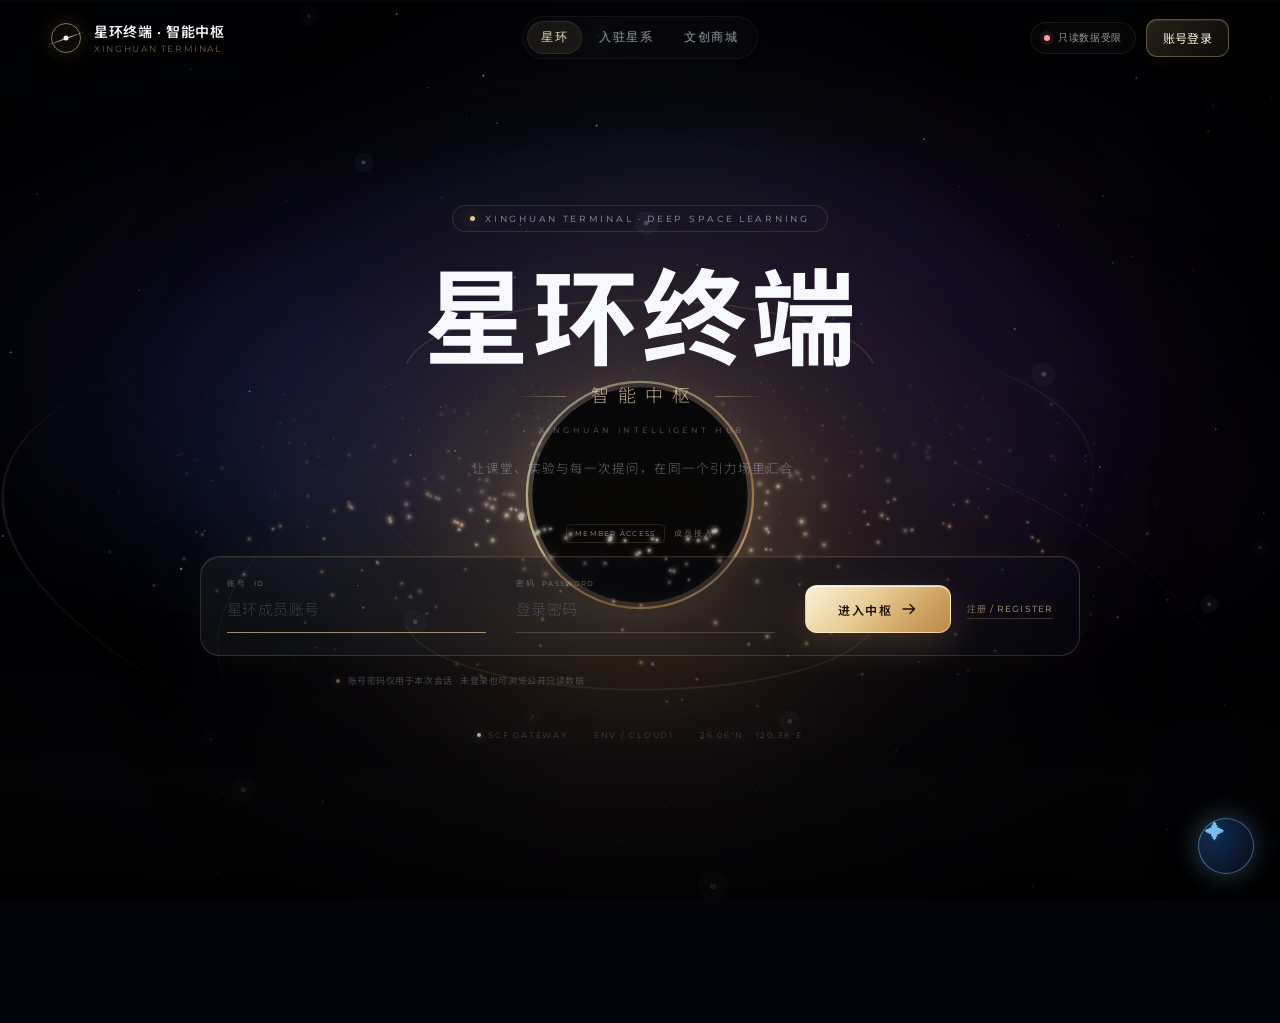
<file: index.html>
﻿<!DOCTYPE html>
<html lang="zh-CN">
<head>
  <meta charset="UTF-8" />
  <meta name="viewport" content="width=device-width, initial-scale=1.0, viewport-fit=cover" />
  <meta name="theme-color" content="#04050a" />
  <meta name="description" content="星环终端 · 智能中枢 —— 课堂答题、实时提问与实验数据在同一引力场中汇合。" />
  <title>星环终端 · 智能中枢</title>
<link rel="icon" type="image/png" href="logo.png" />
  <link rel="preconnect" href="https://fonts.googleapis.com" />
  <link rel="preconnect" href="https://fonts.gstatic.com" crossorigin />
  <link
    href="https://fonts.googleapis.com/css2?family=Montserrat:wght@300;400;500;600;700&family=Noto+Sans+SC:wght@300;400;500;700&display=swap"
    rel="stylesheet"
    media="print"
    onload="this.media='all'"
  />
  <noscript>
    <link
      href="https://fonts.googleapis.com/css2?family=Montserrat:wght@300;400;500;600;700&family=Noto+Sans+SC:wght@300;400;500;700&display=swap"
      rel="stylesheet"
    />
  </noscript>
  <link rel="stylesheet" href="style.css?v=294" />
  <!-- 星屿 · Telescope Garden（学习资源内嵌版）样式 -->
  <link rel="stylesheet" href="xingyu/xingyu.css" />
  <script>
    // 部署后把这里改成你的 SCF API 网关地址（或在部署前全局替换）
    window.XINGHUAN_API = 'https://1521583267-cn8t3sbvwc.ap-shanghai.tencentscf.com';
  </script>
  

</head>
<body class="auth-locked">

  <!-- ============ 深空背景：星空 / 星环 / 噪点 / 暗角 ============ -->
  <div class="cosmos" aria-hidden="true">
    <canvas id="starfield" class="starfield"></canvas>
    <div class="cosmos-glow"></div>
    <div id="ringStage" class="ring-stage">
      <div class="ring-orbits">
        <span class="orbit orbit-a"></span>
        <span class="orbit orbit-b"></span>
        <span class="orbit orbit-c"></span>
      </div>
      <canvas id="ringCanvas" class="ring-canvas"></canvas>
    </div>
    <div class="cosmos-grain"></div>
    <div class="cosmos-vignette"></div>
  </div>

  <div id="cursorGlow" class="cursor-glow" aria-hidden="true"></div>
  <div class="scroll-progress" aria-hidden="true"><i id="scrollProgressBar"></i></div>

  <!-- ============ 顶栏 ============ -->
  <header class="topbar" id="topbar">
    <div class="brand" aria-label="星环终端 · 智能中枢">
      <span class="brand-mark" aria-hidden="true"></span>
      <span class="brand-copy">
        <span class="brand-title">星环终端 · 智能中枢</span>
        <span class="brand-subtitle">XINGHUAN TERMINAL</span>
      </span>
    </div>

    <nav class="top-nav" aria-label="页面快捷导航">
      <button class="top-nav-link active" type="button" data-scroll="#hero" id="navHome">星环</button>
      <button class="top-nav-link" type="button" data-scroll="#partners" id="navPartners">入驻星系</button>
      <button class="top-nav-link" type="button" id="navShop">文创商城</button>
      <button class="top-nav-link" type="button" id="navMonitor" hidden>监控中枢</button>
      <span class="top-nav-sep" hidden id="navHubSep"></span>
      <button class="top-nav-link nav-hub-item" type="button" data-hub="classroom" hidden>课堂看板</button>
      <button class="top-nav-link nav-hub-item" type="button" data-hub="resources" hidden>学习资源</button>
      <button class="top-nav-link nav-hub-item" type="button" data-hub="console" hidden>控制台</button>
      <button class="top-nav-link nav-hub-item" type="button" data-hub="workbench" hidden>工作台</button>

    </nav>

    <div class="top-actions">
      <span class="status-chip" aria-live="polite">
        <span id="connectionDot" class="status-dot"></span>
        <span id="connectionText">正在连接</span>
      </span>
      <button id="headerLoginButton" class="btn btn-gold" type="button">账号登录</button>
    </div>
  </header>

  <!-- v2.61 站点公告（控制台可配置） -->
  <div id="siteNotice" hidden style="max-width:1600px;margin:12px auto 0;padding:10px 18px;border:1px solid rgba(230,199,143,.35);border-radius:12px;background:rgba(230,199,143,.07);color:#e6c78f;font-size:12px;letter-spacing:.04em"></div>

  <main class="app-main">

    <!-- ============ 首屏：星环 Hero + 登录 ============ -->
    <section class="hero landing-only" id="hero" aria-labelledby="heroTitle">
      <div class="hero-aurora" aria-hidden="true"></div>

      <div class="hero-content" id="heroContent">
        <p class="hero-eyebrow">
          <span class="eyebrow-dot"></span>
          XINGHUAN TERMINAL · DEEP SPACE LEARNING
        </p>

        <h1 class="hero-title" id="heroTitle" aria-label="星环终端 · 智能中枢">
          <span class="title-line">星环终端</span>
          <span class="title-subline">智能中枢</span>
        </h1>

        <p class="title-en">XINGHUAN INTELLIGENT HUB</p>

        <p class="hero-subtitle">让课堂、实验与每一次提问，在同一个引力场里汇合。</p>

        <div id="loginModal" class="hero-login" role="dialog" aria-labelledby="loginTitle" aria-hidden="false">
          <p id="loginTitle" class="login-label"><span>MEMBER ACCESS</span> 成员接入</p>

          <form id="loginForm" class="login-panel" autocomplete="on" novalidate>
            <div class="login-fields">
              <label class="field-line" for="username">
                <span class="field-label">账号 <em>ID</em></span>
                <input id="username" name="username" type="text" autocomplete="username" placeholder="星环成员账号" maxlength="80" required />
              </label>
              <label class="field-line" for="password">
                <span class="field-label">密码 <em>PASSWORD</em></span>
                <input id="password" name="password" type="password" autocomplete="current-password" placeholder="登录密码" maxlength="128" required />
              </label>
            </div>
            <div class="login-panel-actions">
              <button id="submitLoginButton" class="login-submit" type="submit">
                <span>进入中枢</span>
                <svg class="capsule-arrow" width="16" height="16" viewBox="0 0 16 16" fill="none" aria-hidden="true">
                  <path d="M2 8h11M9 3.5 13.5 8 9 12.5" stroke="currentColor" stroke-width="1.4" stroke-linecap="round" stroke-linejoin="round" />
                </svg>
              </button>
              <button id="registerButton" class="register-link" type="button">注册 / Register</button>
            </div>
          </form>

          <div id="loginError" class="login-error" role="alert"></div>

          <p class="login-footnote">
            <span class="footnote-dot"></span>
            账号密码仅用于本次会话 · 未登录也可浏览公开只读数据
          </p>
        </div>

        <div class="hero-access" aria-hidden="true">
          <div class="access-badge"><span class="access-ring"></span> ACCESS GRANTED</div>
          <h2 class="access-title">身份已接入 · <span id="heroUserName">成员</span></h2>
          <p class="access-sub" id="heroUserMeta">星环终端已为你开启完整数据通道</p>
          <div class="access-actions">
            <button id="enterConsoleButton" class="btn-hero-gold" type="button">
              进入监控中枢
              <span aria-hidden="true">↓</span>
            </button>
            <button id="openResourcesButton" class="btn-hero-ghost" type="button">浏览学习资源</button>
          </div>
        </div>

        <div class="hero-meta" aria-hidden="true">
          <span><i class="meta-dot"></i> SCF GATEWAY</span>
          <span>ENV / cloud1</span>
          <span>36.06°N · 120.38°E</span>
        </div>
      </div>

      <a class="scroll-cue" id="scrollCue" href="#partners" aria-label="下滑查看已入驻星系">
        <span class="scroll-cue-text">SCROLL TO DISCOVER</span>
        <span class="scroll-cue-line"><i></i></span>
      </a>
    </section>

    <!-- ============ 第二屏：已入驻星系 ============ -->
    <section class="partners landing-only" id="partners" aria-labelledby="partnersTitle">
      <div class="partners-inner">
        <header class="partners-head">
          <div class="partners-head-main">
            <p class="partners-kicker"><span class="partners-section">02</span> PARTNER ORGANIZATIONS <span class="slash">/</span> 已入驻星系</p>
            <h2 id="partnersTitle" class="partners-title">已入驻星系</h2>
          </div>
          <p class="partners-sub">各学生社团在同一套星环教学系统里共享课堂、实验与灵感。<br />星环正在连接更多坐标。</p>
        </header>

        <div class="partner-grid">
          <article class="plan-hero plan-card">
            <div class="partner-card-top">
              <span class="partner-number">00</span>
              <span class="plan-card-mark" aria-hidden="true">✦</span>
            </div>
            <div class="plan-hero-copy">
              <p class="plan-hero-kicker">XINGHUAN PROGRAM</p>
              <h3 class="plan-hero-title">星环计划</h3>
              <p class="plan-hero-desc">连接高校学生社团的数字化协作网络：一套账号体系、一个课堂中枢、一片共享星空。</p>
              <div class="plan-hero-actions">
                <button class="partner-join" id="planJoin" data-org="program" type="button">加入我们</button>
                
              </div>
            </div>
            <div class="plan-hero-visual" aria-hidden="true"><span class="plan-hero-ring"></span><span class="plan-hero-ring r2"></span><span class="plan-hero-core"></span></div>
          </article>
          <a class="partner-card partner-astro partner-link" href="https://sunyilin00000.github.io/ouc-astro/#about" target="_blank" rel="noopener">
            <div class="partner-card-top">
              <span class="partner-number">01</span>
              <img class="partner-logoimg" src="ouc-astro-logo.png" style="width:44px;height:44px" alt="中国海洋大学天文协会会徽" />
            </div>
            <div class="partner-card-body">
              <h3 class="partner-name">海大天协</h3>
              <p class="partner-en">OUC ASTRONOMY</p>
              <p class="partner-desc">以星图为舟，在每一场晴夜里追踪深空。</p>
            </div>
            <div class="partner-card-foot">
              <button class="partner-join" data-org="astro" type="button">加入我们</button>
              <span class="partner-tag">ASTRONOMY</span>
              <span class="partner-school">中国海洋大学</span>
            </div>
          </a>

          <a class="partner-card partner-nankai partner-link" href="https://haohan-sun.github.io/nku-astronomy-site/" target="_blank" rel="noopener">
            <div class="partner-card-top">
              <span class="partner-number">04</span>
              <img class="partner-logoimg" src="nankai-logo.png" style="width:44px;height:44px" alt="南开大学天文协会会徽" />
            </div>
            <div class="partner-card-body">
              <h3 class="partner-name">南开天协</h3>
              <p class="partner-en">NANKAI ASTRONOMY</p>
              <p class="partner-desc">跨校共享观测与课程，让星环连接更多坐标。</p>
            </div>
            <div class="partner-card-foot">
              <button class="partner-join" data-org="nankai_astro" type="button">加入我们</button>
              <span class="partner-tag">CROSS-CAMPUS</span>
              <span class="partner-school">南开大学</span>
            </div>
          </a>
          <article class="partner-card partner-sagittarius">
            <div class="partner-card-top">
              <span class="partner-number">06</span>
              <img class="partner-logoimg" src="sagittarius-logo.png" style="width:44px;height:44px" alt="南斗天文社会徽" />
            </div>
            <div class="partner-card-body">
              <h3 class="partner-name">南斗天文社</h3>
              <p class="partner-en">SAGITTARIUS ASTRONOMY</p>
              <p class="partner-desc">弓弦张处，星海可及。</p>
            </div>
            <div class="partner-card-foot">
              <button class="partner-join" data-org="sagittarius" type="button">加入我们</button>
              <span class="partner-tag">ASTRONOMY</span>
              <span class="partner-school">西交利物浦大学</span>
            </div>
          </article>

          <article class="partner-card partner-meta">
            <div class="partner-card-top">
              <span class="partner-number">05</span>
              <span class="partner-orbit" aria-hidden="true"><i></i></span>
            </div>
            <div class="partner-card-body">
              <h3 class="partner-name">元宇宙协会</h3>
              <p class="partner-en">METAVERSE DEV</p>
              <p class="partner-desc">虚拟场景、数字人与星环世界的建造者。</p>
            </div>
            <div class="partner-card-foot">
              <button class="partner-join" data-org="metaverse" type="button">加入我们</button>
              <span class="partner-tag">METAVERSE</span>
            </div>
          </article>
        </div>

        <!-- v2.46 公开资料库（免登录可读公开档资料） -->
        <div class="partners-res">
          <h3>公开资料库 <span>免登录可查看 · 由各社团上传</span></h3>
          <div id="pubResList" class="pub-res-list"><p class="pub-res-empty">正在载入公开资料…</p></div>
        </div>

        <div class="partners-cta">
          <button id="applyButton" class="apply-button" type="button">
            <span class="apply-bracket">[</span>
            <span class="apply-label">申请加入星环</span>
            <span class="apply-bracket">]</span>
          </button>
          <p class="partners-note"><span></span> PARTNER APPLICATION · 审核通过后开通独立教学中枢</p>
        </div>

        <footer class="partners-foot">
          <span>XINGHUAN PARTNER NETWORK · NODE 212</span>
          <span class="partners-foot-end">
            <span>PARTNER ORGANIZATIONS / 2026</span>
            <button id="footerConsoleButton" class="footer-console" type="button">进入监控中枢 <span aria-hidden="true">↗</span></button>
          </span>
        </footer>
      </div>
    
      </section>

    <!-- ============ 监控中枢（默认隐藏，点击「监控中枢」后展开） ============ -->
    <div class="deck" id="deck">

      <div class="dashboard">

        <section id="deckHead" class="deck-head" aria-labelledby="deckTitle">
          <div class="deck-head-copy">
            <p class="deck-kicker"><span class="live-dot"></span> MISSION CONTROL <span class="slash">/</span> 实时数据现场</p>
            <h2 class="deck-title" id="deckTitle">课堂监控中枢</h2>
            <p class="deck-desc">课堂答题、实时提问与实验数据在同一视界汇合。下滑，进入数据现场。</p>
          </div>
          <div class="deck-head-side">
            <div class="clock" aria-label="当前时间">
              <strong id="clockTime">--:--:--</strong>
              <span id="clockDate">正在同步时间</span>
            </div>
            <div class="deck-live-row">
              <span class="deck-live-chip"><i></i> LIVE SYNC</span>
              <span class="deck-live-chip ghost">SCF / cloud1</span>
            </div>
          </div>
        </section>

        <div class="deck-rail" aria-hidden="true">
          <span class="rail-item"><i class="rail-dot"></i> LIVE LINK</span>
          <span class="rail-line"></span>
          <span class="rail-text">XINGHUAN · DEEP SPACE LEARNING NETWORK · NODE 212</span>
          <span class="rail-line"></span>
          
        </div>

    <!-- v2.24 文创商城（公开可见） -->
    <section id="shopPage" class="panel shop-page" hidden aria-label="文创商城">
      <header class="panel-head">
        <div class="panel-title-wrap">
          <h2 class="panel-title">星环文创商城</h2>
          <p class="panel-subtitle">会员积分兑换 · 线下领取 · 每份都是社团的星光</p>
        </div>
      </header>
      <div id="shopGrid" style="padding:18px;display:grid;grid-template-columns:repeat(auto-fill,minmax(230px,1fr));gap:16px"></div>
    </section>

        <div id="hubArea" hidden>


        

        <section class="identity-strip" aria-label="登录状态">
          <div class="identity-main">
            <span id="identityBadge" class="identity-badge" aria-hidden="true">访</span>
            <div class="identity-copy">
              <p id="identityTitle" class="identity-title">匿名只读会话</p>
              <p id="identitySubtitle" class="identity-subtitle">登录后可查看完整会员身份并使用数据写入能力</p>
            </div>
          </div>
          <div class="session-actions">
            <span id="sessionOrgChip" class="role-chip">未绑定社团</span>
            <button id="voiceEnrollButton" class="btn" type="button" hidden>注册声纹</button>
            <button id="sessionLoginButton" class="btn btn-gold" type="button">登录</button>
          </div>
        </section>

        <section class="tab-classroom stats-grid" aria-label="数据概览">
          <article class="stat-card">
            <p class="stat-label">实验记录 <span class="stat-en">RECORDS</span></p>
            <p id="recordCount" class="stat-value">--<small>条</small></p>
          </article>
          <article class="stat-card">
            <p class="stat-label">平均亮度 <span class="stat-en">MAGNITUDE</span></p>
            <p id="averageValue" class="stat-value">--<small>mag</small></p>
          </article>
          <article class="stat-card">
            <p class="stat-label">数据来源 <span class="stat-en">SOURCE</span></p>
            <p id="sourceValue" class="stat-value">--</p>
          </article>
          <article class="stat-card">
            <p class="stat-label">云开发环境 <span class="stat-en">ENVIRONMENT</span></p>
            <p class="stat-value" title="cloud1-d6gagyei397d315ca">cloud1<small>生产环境</small></p>
          </article>
        </section>

        <section class="tab-classroom workspace-grid">
          <article class="panel chart-panel">
            <header class="panel-head">
              <div class="panel-title-wrap">
                <h2 class="panel-title">亮度变化曲线</h2>
                <p class="panel-subtitle">experiment_results / value</p>
              </div>
              <div class="chart-actions">
                <button id="addRecordButton" class="btn btn-quiet" type="button" disabled>写入测试数据</button>
                <button id="refreshButton" class="btn" type="button">刷新数据</button>
              </div>
            </header>
            <div class="chart-shell">
              <div id="experimentChart" role="img" aria-label="实验亮度变化图表"></div>
              <div id="chartLoading" class="chart-loading">正在同步云端实验数据</div>
            </div>
          </article>

          <aside class="panel activity-panel" aria-labelledby="recentTitle">
            <header class="panel-head">
              <div class="panel-title-wrap">
                <h2 id="recentTitle" class="panel-title">最近记录</h2>
                <p class="panel-subtitle">按创建时间与数据值整理</p>
              </div>
              <span id="recordBadge" class="role-chip">0 条</span>
            </header>
            <ul id="recordList" class="record-list"></ul>
          </aside>
        </section>

        <!-- v2.1 PPT 演示：文件仅在本机浏览器解析，不上传 -->
        <section id="pptPanel" class="tab-classroom panel ppt-panel" aria-labelledby="pptTitle">
          <header class="panel-head">
            <div class="panel-title-wrap">
              <h2 id="pptTitle" class="panel-title">PPT 演示</h2>
              <p class="panel-subtitle">支持 .pptx 或多张图片（jpg/png）· 文件只在本机打开，不会上传</p>
            </div>
            <div class="ppt-actions">
              <input id="pptFile" type="file" accept=".pptx,image/*" multiple style="display:none" />
              <button id="pptUpload" class="btn btn-gold" type="button">打开 PPT</button>
              <button id="pptClear" class="btn btn-quiet" type="button" hidden>关闭演示</button>
            </div>
          </header>
          <div id="pptStageWrap" class="ppt-stage-wrap">
            <div id="pptStage" class="ppt-stage">
              <div class="classroom-empty compact">点击"打开 PPT"选择文件，或把多张课堂照片拖进来</div>
            </div>
            <div id="pptNav" class="ppt-nav" hidden>
              <button id="pptPrev" class="ppt-nav-btn" type="button">‹ 上一页</button>
              <span id="pptPage" class="ppt-page">0 / 0</span>
              <button id="pptNext" class="ppt-nav-btn" type="button">下一页 ›</button>
            </div>
            <div id="pptResize" class="ppt-resize" title="拖动调整大小" hidden>◢</div>
          </div>
        </section>

        <section id="classroomBoard" class="tab-classroom panel classroom-board" aria-labelledby="classroomBoardTitle">
      <!-- v2.16.3 监控中枢闸门：必须先创建并开始课堂 -->
      <div id="lectureGate" class="lecture-gate" hidden>
        <div class="gate-card">
          <div class="gate-mark">◌</div>
          <p class="gate-title">监控中枢未激活</p>
          <p class="gate-sub">请先在「控制台」创建系列课程与讲次，点击「开始上课」后进入课堂监控中枢</p>
          <button class="btn btn-gold" id="gateGoConsole" type="button">前往创建课堂</button>
        </div>
      </div>

          <header class="panel-head">
            <div class="panel-title-wrap">
              <h2 id="classroomBoardTitle" class="panel-title">课堂答题与提问广场</h2>
              <p class="panel-subtitle">student_answers / classroom_chats · 登录后实时同步</p>
            </div>
            <div class="classroom-controls">
              <select id="classroomCourseSelect" class="classroom-select" aria-label="选择课堂" disabled>
                <option value="">登录后选择进行中的课堂</option>
              </select>
              <button id="classroomRefreshButton" class="btn" type="button" disabled>同步课堂</button>
              <input id="lectureCode" placeholder="课堂邀请码" maxlength="12" style="width:110px;height:38px;padding:0 12px;border:1px solid rgba(124,167,220,.25);border-radius:8px;background:#0a1220;color:#eaf2fb;font-size:12px;outline:none" />
          <button id="lectureJoinOnline" class="btn" type="button">线上进入</button>
          <button id="lectureJoinCheckin" class="btn" type="button">现场签到</button>
<button id="micToggle" class="btn btn-gold" type="button" disabled>开启收音</button>
          <button id="trtcButton" class="btn" type="button" hidden>语音教室</button>
              <button id="mossVoiceToggle" class="btn" type="button" hidden>MOSS 语音：开</button>
              <button id="generateDiagnosisButton" class="btn btn-gold diagnosis-button" type="button" hidden>生成 AI 诊断</button>
            </div>
          </header>
        </div>
      </div>
          <div id="teacherControlBar" class="teacher-control-bar" hidden>
            <div class="teacher-control-copy">
              <span class="teacher-control-kicker">控制台</span>
              <strong id="answerStatusLabel">作答进行中</strong>
              <span id="answerRoundMeta" class="teacher-control-kicker">第 1 轮 · 等待课堂同步</span>
            </div>
            <div class="teacher-control-actions">
              <button id="pauseAnswersButton" class="btn control-btn control-pause" type="button">暂停作答</button>
              <button id="resumeAnswersButton" class="btn control-btn control-resume" type="button">恢复作答</button>
              <button id="resetStageButton" class="btn control-btn control-reset" type="button">重置当前环节</button>
            </div>
          </div>
          <!-- v2.11 学生操作台：小程序课堂页功能网页版（答题/签到/提问广场/问题观点/小组任务；收音用上方"开启收音"按钮） -->
          <section id="studentConsole" class="student-console" hidden aria-label="学生操作台">
            <header class="sc-head">
              <h3 class="sc-title">学生操作台</h3>
              <span id="scPhaseMeta" class="sc-meta">等待课堂数据</span>
            </header>
            <div class="sc-grid">
              <article id="scQuizCard" class="sc-card" hidden>
                <p class="sc-kicker">课堂答题</p>
                <p id="scQuizQuestion" class="sc-question"></p>
                <div id="scQuizOptions" class="sc-options"></div>
                <button id="scQuizSubmit" class="btn btn-gold" type="button">提交答案</button>
                <p id="scQuizState" class="sc-state"></p>
              </article>
              <article id="scCheckinCard" class="sc-card" hidden>
                <p class="sc-kicker">课堂签到</p>
                <p id="scCheckinState" class="sc-state"></p>
                <button id="scCheckinButton" class="btn btn-gold" type="button">签到</button>
              </article>
              <article class="sc-card">
                <p class="sc-kicker">提问广场</p>
                <div class="sc-row">
                  <input id="scChatInput" class="sc-input" placeholder="向课堂提问（160字内）" maxlength="160" />
                  <button id="scChatSend" class="btn btn-gold" type="button">发送</button>
                </div>
                <label class="sc-anon"><input type="checkbox" id="scChatAnon" checked /> 匿名提问</label>
              </article>
              <article class="sc-card">
                <p class="sc-kicker">提问题 / 发表观点（AI 自动归类）</p>
                <div class="sc-tabs">
                  <span id="scKindQ" class="sv-tab sv-active">提问题</span>
                  <span id="scKindO" class="sv-tab">发表观点</span>
                </div>
                <div class="sc-row">
                  <input id="scPostInput" class="sc-input" placeholder="描述你的疑问或看法（500字内）" maxlength="500" />
                  <button id="scPostSend" class="btn btn-gold" type="button">提交</button>
                </div>
              </article>
              <article id="scTaskCard" class="sc-card" hidden>
                <p class="sc-kicker">小组任务</p>
                <p id="scTaskRequirement" class="sc-question"></p>
                <textarea id="scTaskContent" class="sc-textarea" placeholder="填写小组任务结论（1200字内）" maxlength="1200"></textarea>
                <button id="scTaskSubmit" class="btn btn-gold" type="button">提交小组任务</button>
                <p id="scTaskState" class="sc-state"></p>
              </article>
            </div>
          </section>

          <div class="classroom-stat-grid">
            <article class="classroom-stat">
              <p class="classroom-stat-label">当前答题人数</p>
              <p id="classAnswerTotal" class="classroom-stat-value">--<small>人</small></p>
            </article>
            <article class="classroom-stat">
              <p class="classroom-stat-label">总体正确率</p>
              <p id="classAnswerCorrectRate" class="classroom-stat-value">--<small>%</small></p>
            </article>
            <article class="classroom-stat">
              <p class="classroom-stat-label">总体错误率</p>
              <p id="classAnswerWrongRate" class="classroom-stat-value">--<small>%</small></p>
            </article>
            <article class="classroom-stat">
              <p class="classroom-stat-label">实时提问</p>
              <p id="classQuestionCount" class="classroom-stat-value">--<small>条</small></p>
            </article>
            <article class="classroom-stat">
              <p class="classroom-stat-label">答题完成率</p>
              <p id="classCompletionRate" class="classroom-stat-value">--<small>%</small></p>
            </article>
          </div>
          <div class="classroom-workspace">
            <section class="classroom-block" aria-labelledby="answerTableTitle">
              <header class="classroom-block-head">
                <h3 id="answerTableTitle" class="classroom-block-title">学生答题明细</h3>
                <span id="answerTableMeta" class="classroom-block-meta">等待课堂数据</span>
              </header>
              <div id="answerTableEmpty" class="classroom-empty">登录并选择课堂后，答题明细会实时汇入这里。</div>
              <div id="answerTableWrap" class="answer-table-wrap" hidden>
                <table class="answer-table">
                  <thead>
                    <tr>
                      <th style="width: 22%;">学生</th>
                      <th style="width: 22%;">所选答案</th>
                      <th style="width: 18%;">结果</th>
                      <th style="width: 20%;">历史正确率</th>
                      <th style="width: 18%;">提交时间</th>
                    </tr>
                  </thead>
                  <tbody id="answerTableBody"></tbody>
                </table>
              </div>
            </section>

            <div class="classroom-side">
              <section class="classroom-block" aria-labelledby="answerOptionTitle">
                <header class="classroom-block-head">
                  <h3 id="answerOptionTitle" class="classroom-block-title">实时选项人数</h3>
                  <span class="classroom-block-meta">数字变化自动高亮</span>
                </header>
                <div id="answerOptionList" class="answer-option-list" aria-live="polite">
                  <div class="classroom-empty compact">本轮选项统计会实时显示在这里。</div>
                </div>
              </section>

              <section class="classroom-block" aria-labelledby="wrongOptionsTitle">
                <header class="classroom-block-head">
                  <h3 id="wrongOptionsTitle" class="classroom-block-title">错误选项分布</h3>
                  <span class="classroom-block-meta">错题人员</span>
                </header>
                <div id="wrongOptionList" class="wrong-option-list">
                  <div class="classroom-empty">暂无错题数据</div>
                </div>
              </section>

              <section class="classroom-block" aria-labelledby="pollDistributionTitle">
                <header class="classroom-block-head">
                  <h3 id="pollDistributionTitle" class="classroom-block-title">投票实时分布</h3>
                  <span id="pollBlockMeta" class="classroom-block-meta">polls · 等待数据</span>
                </header>
                <div id="pollDistribution" class="poll-distribution" aria-live="polite">
                  <div class="classroom-empty compact">课堂投票发布后，选项人数会实时更新。</div>
                </div>
              </section>

              <section class="classroom-block" aria-labelledby="questionFeedTitle">
                <header class="classroom-block-head">
                  <h3 id="questionFeedTitle" class="classroom-block-title">提问广场</h3>
                  <span id="anonymousState" class="classroom-block-meta">匿名提问默认开启</span>
                </header>
                <div id="classQuestionFeed" class="question-feed" aria-live="polite">
                  <div class="classroom-empty">课堂提问会实时滚动显示在这里。</div>
                </div>
              </section>

              <section class="classroom-block cheat-block" aria-labelledby="cheatAlertTitle">
                <header class="classroom-block-head">
                  <h3 id="cheatAlertTitle" class="classroom-block-title">课堂警报</h3>
                  <span id="cheatAlertMeta" class="classroom-block-meta">切屏/离开应用事件</span>
                </header>
                <div id="cheatAlertList" class="cheat-list">
                  <div class="classroom-empty compact">暂无警报，课堂状态正常</div>
                </div>
              </section>

              <section class="classroom-block" aria-labelledby="voiceFeedTitle">
                <header class="classroom-block-head">
                  <h3 id="voiceFeedTitle" class="classroom-block-title">实时发言</h3>
                  <span id="voiceFeedMeta" class="classroom-block-meta">voice_activity · 等待数据</span>
                </header>
                <div id="voiceFeed" class="voice-feed">
                  <div class="classroom-empty compact">学生发言经声纹识别后实时汇入</div>
                </div>
              </section>

              <section class="classroom-block" aria-labelledby="studentVoiceTitle">
                <header class="classroom-block-head">
                  <h3 id="studentVoiceTitle" class="classroom-block-title">学生声音</h3>
                  <span id="svMeta" class="classroom-block-meta">AI 自动归类</span>
                </header>
                <div class="sv-tabs">
                  <div id="svTabQ" class="sv-tab sv-active">问题</div>
                  <div id="svTabO" class="sv-tab">观点</div>
                </div>
                <div id="svCats" class="sv-cats"></div>
                <div id="svList" class="sv-list">
                  <div class="classroom-empty compact">学生从微信小程序课堂页发表后实时汇入</div>
                </div>
              </section>

              <section class="classroom-block moss-block" aria-labelledby="mossFeedTitle">
                <header class="classroom-block-head">
                  <h3 id="mossFeedTitle" class="classroom-block-title">MOSS 助教</h3>
                  <span id="mossFeedMeta" class="classroom-block-meta">自动提问 · 纠错 · 补充</span>
                </header>
                <div class="moss-chat-row">
                  <input id="mossInput" class="moss-input" placeholder="课上直接问 MOSS…（收音中说“MOSS”也可唤醒）" maxlength="200" />
                  <button id="mossSend" class="moss-send" type="button">发送</button>
                </div>
                <div id="mossFeed" class="moss-feed">
                  <div class="classroom-empty compact">MOSS 正在旁听课堂，可直接提问或等它自动介入</div>
                </div>
              </section>

              <section class="classroom-block" aria-labelledby="voiceRosterTitle">
                <header class="classroom-block-head">
                  <h3 id="voiceRosterTitle" class="classroom-block-title">声纹注册名单</h3>
                  <span id="voiceRosterMeta" class="classroom-block-meta">声纹引擎未配置</span>
                </header>
                <div id="voiceRoster" class="voice-roster">
                  <div class="classroom-empty compact">配置声纹引擎后显示注册状态</div>
                </div>
              </section>

              <section class="classroom-block" aria-labelledby="pendingListTitle">
                <header class="classroom-block-head">
                  <h3 id="pendingListTitle" class="classroom-block-title">待作答名单</h3>
                  <span id="pendingListMeta" class="classroom-block-meta">本轮未提交的学生</span>
                </header>
                <div id="pendingList" class="pending-list">
                  <div class="classroom-empty compact">本轮暂无作答数据</div>
                </div>
              </section>

              <section id="aiDiagnosisCard" class="classroom-block ai-diagnosis-card" hidden>
                <header class="classroom-block-head">
                  <h3 class="classroom-block-title">AI 个性化教学建议</h3>
                  <span id="aiDiagnosisMeta" class="classroom-block-meta">星环 AI</span>
                </header>
                <div id="aiDiagnosisContent" class="ai-diagnosis-content" aria-live="polite">
                  <div class="classroom-empty compact">正在分析本轮错题与选项分布...</div>
                </div>
              </section>
            </div>
          </div>

          <section class="classroom-block group-submission-block" aria-labelledby="groupSubmissionTitle">
            <header class="classroom-block-head">
              <h3 id="groupSubmissionTitle" class="classroom-block-title">小组任务提交墙</h3>
              <span id="groupWallMeta" class="classroom-block-meta">group_tasks · 等待小组数据</span>
            </header>
            <div id="groupSubmissionWall" class="group-submission-wall" aria-live="polite">
              <div class="classroom-empty compact">小组提交后会点亮对应卡片。</div>
            </div>
          </section>

          <p id="classroomBoardNote" class="classroom-board-note">实时监听不可用时会自动切换为 3 秒云函数同步；匿名提问在写入云端时即抹除学生身份。</p>
        </section>

        <!-- v2.12 学习资源：网盘教程资料卡片（点击提取码复制） -->
        <section id="resourcesPage" class="panel resources-page" hidden aria-label="学习资源">
          <header class="panel-head">
            <div class="panel-title-wrap">
              <h2 class="panel-title">学习资源</h2>
              <p class="panel-subtitle">由艾博宇学长整理</p>
            </div>
          </header>
        </section>

        <!-- v2.12 控制台页：教师可见控制条；学生/匿名显示"您暂无权限" -->
        <section id="consolePage" class="panel console-page" hidden aria-label="控制台">
          <header class="panel-head">
            <div class="panel-title-wrap">
              <h2 class="panel-title">控制台</h2>
              <p class="panel-subtitle">课堂控制</p>
            </div>
          </header>
          <!-- v2.44 星环运营中枢 · 3D 地球态势屏（示例数据） -->
          <div id="opsDash" class="ops-dash">
            <div class="ops-top">
              <div class="ops-title">星环运营中枢 · 社团态势总览 <span class="ops-badge">实时数据</span></div>
              <div class="ops-metrics" id="opsMetrics"></div>
              <div class="ops-regions" id="opsRegions"></div>
            </div>
            <div class="ops-main">
              <div class="ops-left">
                <div class="ops-stats" id="opsStats"></div>
                <div class="ops-panel">
                  <h4>人员变动</h4>
                  <div class="ops-feed" id="opsFeedList"></div>
                </div>
              </div>
              <div class="ops-globe-wrap">
                <canvas id="opsGlobe"></canvas>
                <div class="ops-tip" id="opsTip" hidden></div>
                <div class="ops-globe-hint">拖动旋转 · 滚轮缩放 · 点击查看节点</div>
              </div>
              <div class="ops-right" id="opsDetail"></div>
            </div>
            <div class="ops-alerts">
              <h4>职位调动 · 风险预警</h4>
              <div class="ops-alert-list" id="opsAlertList"></div>
            </div>
          </div>

          <!-- v2.54 社团入驻审批（控制台，仅平台工作人员可见） -->
          <div id="wbOrg" class="ops-dash" hidden style="padding-top:0">
            <div class="ops-panel" style="border-color:rgba(230,199,143,.2)">
              <h4 style="display:flex;align-items:center;gap:12px">社团入驻审批 <span style="flex:1"></span><button class="res-btn" id="wbOrgRefresh" type="button">刷新</button></h4>
              <div style="padding:12px"><div id="wbOrgList" class="ap-list"></div></div>
            </div>
          </div>
          <div id="consoleSlot" class="console-slot"></div>

          <div id="consoleDenied" class="console-denied" hidden>
            <div class="denied-mark">!</div>
            <p class="denied-title">您暂无权限</p>
            <p class="denied-sub">当前账号无权访问</p>
          </div>
        </section>
    <!-- v2.18 工作台：按组织换 logo · 成员管理 · 资料管理 · 操作日志 -->
    <section id="workbenchPage" class="panel workbench-page" hidden aria-label="工作台">
      <header class="panel-head">
        <div class="panel-title-wrap" style="display:flex;align-items:center;gap:14px">
          <img id="wbLogo" src="logo.png" alt="组织徽标" style="width:44px;height:44px;border-radius:50%;box-shadow:0 0 0 1px rgba(230,199,143,.3)" />
          <div>
            <h2 class="panel-title" id="wbTitle">工作台</h2>
            <p class="panel-subtitle" id="wbOrgName">—</p>
          </div>
        </div>
      </header>
      <div class="wb-body">
        <div class="wb-tabs">
          <button class="wb-tab active" data-wbt="members" type="button">成员管理</button>
          <button class="wb-tab" data-wbt="course" type="button">课堂管理</button>
          <button class="wb-tab" data-wbt="res" type="button">资料管理</button>
          <button class="wb-tab" data-wbt="community" type="button">天文社区</button>
                    </div>
        <div id="wbMembers" style="padding:16px 18px">
          <div id="wbJoinApps" style="display:none;margin-bottom:14px"></div>
          <div class="ap-toolbar">
            <input id="wbSearch" placeholder="搜索姓名 / 账号 / 部门 / 校区" />
            <button class="btn btn-gold" id="wbAddMember" type="button" style="min-height:34px;font-size:12px">新建账号</button>
            <button class="btn" id="wbBatchAdd" type="button" style="min-height:34px;font-size:12px">批量导入</button>
            <button class="btn" id="wbExport" type="button" style="min-height:34px;font-size:12px">导出表格</button>
            <span id="wbCount"></span>
          </div>
          <div class="ap-table-wrap">
            <table class="ap-table">
              <thead><tr><th>姓名</th><th>账号</th><th>组织</th><th>部门</th><th>身份</th><th style="width:250px">操作</th></tr></thead>
              <tbody id="wbTbody"></tbody>
            </table>
          </div>
        </div>
<div id="wbCourse" style="padding:16px 18px" hidden>
          <div id="courseAdmin" style="margin:14px;display:none">
        <div style="border:1px solid rgba(124,167,220,.18);border-radius:14px;background:rgba(255,255,255,.015);overflow:hidden">
          <div style="display:flex;align-items:center;gap:10px;padding:14px 18px;border-bottom:1px solid rgba(255,255,255,.06);flex-wrap:wrap">
            <strong style="font-size:14px;letter-spacing:.1em;color:#ebe0cc">课程管理</strong>
            <select id="caSeries" style="min-width:200px;padding:8px 12px;border:1px solid rgba(124,167,220,.2);border-radius:9px;background:#0a1220;color:#eaf2fb;font-size:12px"></select>
            <input id="caSeriesName" placeholder="新系列名称" style="width:160px;padding:8px 12px;border:1px solid rgba(124,167,220,.2);border-radius:9px;background:#0a1220;color:#eaf2fb;font-size:12px" />
            <button class="btn" id="caSeriesAdd" type="button" style="min-height:34px;font-size:12px">新建系列</button>
            <button class="btn btn-gold" id="caLectureAdd" type="button" style="min-height:34px;font-size:12px">新建讲次</button>
          </div>
          <div style="padding:14px 18px">
            <div id="caLectures" style="display:grid;gap:10px"></div>
          </div>
        </div>
        <div id="wbRes" style="padding:16px 18px" hidden>
          <div class="ap-toolbar">
            
            <span style="flex:1"></span>
            <button class="btn btn-gold" id="wbResAdd" type="button" style="min-height:34px;font-size:12px">上传资料</button>
          </div>
          <div id="wbResList" class="ap-list"></div>
        </div>
        
      </div>
    </section>
    <!-- v2.20 天文社区（仅海大/南开天协成员可见） -->
    <section id="communityPage" class="panel community-page" hidden aria-label="天文社区">
      <header class="panel-head">
        <div class="panel-title-wrap">
          <h2 class="panel-title">天文社区</h2>
          <p class="panel-subtitle">海大天协 × 南开天协 · 知识探讨 / 摄影观测 · @星环AI 即可召唤</p>
        </div>
      </header>
      <div class="cm-body">
        <div class="wb-tabs" style="padding-bottom:0">
          <button class="wb-tab active" data-cmt="discuss" type="button">天文知识探讨</button>
          <button class="wb-tab" data-cmt="photo" type="button">天文摄影观测</button>
        </div>
        <div id="cmBoard" style="margin:14px 18px 0;padding:14px 16px;border:1px solid rgba(230,199,143,.2);border-radius:12px;background:linear-gradient(145deg,rgba(230,199,143,.05),rgba(255,255,255,.01))">
          <div style="display:flex;align-items:center;gap:10px;margin-bottom:10px">
            <strong style="font-size:13px;letter-spacing:.1em;color:#e6c78f">积分总榜</strong>
            <span style="font-size:10px;color:#5c7194">发帖 +10 · 评论 +3 · 获赞 +5 · 点赞 +1 · 两协会合并排名</span>
            <span style="flex:1"></span>
            <button class="res-btn" id="cmBoardRefresh" type="button">刷新</button>
          </div>
          <div id="cmBoardList" style="display:flex;gap:8px;flex-wrap:wrap"></div>
        </div>
        <div class="cm-composer">
          <textarea id="cmContent" maxlength="1000" placeholder="分享天文日常…（@星环AI 它会回答；探讨区 AI 自动参与）"></textarea>
          <div id="cmPhotoMeta" hidden style="display:grid;grid-template-columns:repeat(auto-fit,minmax(150px,1fr));gap:8px;margin-top:8px">
            <input id="cmMetaLoc" placeholder="拍摄地址" maxlength="80" />
            <input id="cmMetaTime" placeholder="拍摄时间" maxlength="40" />
            <input id="cmMetaTarget" placeholder="拍摄目标" maxlength="60" />
            <input id="cmMetaDevice" placeholder="设备" maxlength="80" />
            <input id="cmMetaParams" placeholder="参数（ISO/快门/光圈/张数…）" maxlength="200" />
          </div>
          <div class="cm-actions">
            <input type="file" id="cmFile" accept="image/*,video/*,audio/*" multiple hidden />
            <button class="btn" id="cmAttach" type="button">附图片/视频/语音</button>
            <span id="cmAttachInfo" style="font-size:11px;color:var(--faint)"></span>
            <span style="flex:1"></span>
            <button class="btn btn-gold" id="cmPost" type="button">发布</button>
          </div>
        </div>
        <div id="cmFeed" style="padding:0 18px 18px"></div>
      </div>
    </section>

        </div><!-- /hubArea -->



        <footer class="console-strip">
          <span id="consoleMessage" class="console-message">初始化 CloudBase Web SDK</span>
          <span class="console-code">ENV / cloud1-d6gagyei397d315ca</span>
        </footer>

      </div>
    </div>
<!-- v2.84 我的 · 个人主页 -->
    <section id="mePage" class="panel me-page" hidden aria-label="我的">
      <header class="panel-head">
        <div class="panel-title-wrap"><h2 class="panel-title">我的</h2><p class="panel-subtitle">个人主页</p></div>
      </header>
      <div id="meBody" style="padding:22px"></div>
    </section>

  <!-- v2.93 星环工作台 · 独立页 -->
  <section id="planPage" class="panel plan-page" hidden aria-label="星环工作台">
    <header class="panel-head">
      <div class="panel-title-wrap"><h2 class="panel-title">星环工作台</h2><p class="panel-subtitle">XINGHUAN PROGRAM · 计划总览</p></div>
    </header>
    <div style="padding:22px">
      <div class="plan-sec">
        <h4>计划简介</h4>
        <p>星环计划面向高校学生社团提供一体化的数字化协作平台：统一身份与权限体系、课堂互动与监控中枢、资料库与视频教学、跨校共享与入驻通道。每个星系（社团）拥有独立工作台，平台侧保留全局态势与治理。</p>
      </div>
      <div class="plan-sec">
        <h4>阶段路线</h4>
        <div class="plan-road">
          <div class="plan-node done"><b>一期 · 奠基</b><p>账号与权限体系、社团工作台、成员管理</p></div>
          <div class="plan-node done"><b>二期 · 课堂</b><p>课堂监控中枢、答题互动、资料库三档共享</p></div>
          <div class="plan-node live"><b>三期 · 连接</b><p>跨校入驻通道、星环终端分级治理、视频教学与直播</p></div>
          <div class="plan-node"><b>四期 · 开放</b><p>开放接口、校企联动、移动端小程序</p></div>
        </div>
      </div>
      <div class="plan-sec">
        <h4>参与星系</h4>
        <div class="me-orgs">
          <span class="me-orgchip">天文协会</span><span class="me-orgchip">南开天协</span><span class="me-orgchip">元宇宙发展协会</span><span class="me-orgchip">南斗天文社</span>
        </div>
      </div>
      <div class="plan-sec">
        <h4>快捷入口</h4>
        <div style="display:flex;gap:12px;flex-wrap:wrap">
          <button class="btn btn-gold" id="planGoConsole" type="button">平台控制台</button>
          <button class="btn" id="planGoHub" type="button">申请入驻审核</button>
          <button class="btn" id="planBack" type="button">返回星系</button>
        </div>
      </div>
    </div>
  </section>

  </main>

  <!-- v2.0 教师声纹注册弹窗 -->
  <div id="voiceEnrollModal" class="modal" role="dialog" aria-modal="true" aria-hidden="true">
    <div class="voice-enroll-card">
      <h3 class="ve-title">注册课堂声纹</h3>
      <p class="ve-desc">实时发言需要"认人"。请朗读下方文字 5 秒，系统仅提取声纹特征，不保存原始录音。</p>
      <div class="ve-passage">星环终端正在记录课堂的每一次发声，让每一句疑问都被听见。</div>
      <label class="ve-consent"><input type="checkbox" id="veConsent" /> 我已阅读并同意《声纹采集告知书》</label>
      <div class="ve-btns">
        <button id="veRecord" class="btn btn-gold" type="button">开始录音（5秒）</button>
        <button id="veCancel" class="btn btn-quiet" type="button">取消</button>
      </div>
      <div id="veStatus" class="ve-status"></div>
    </div>
  </div>

  <!-- v2.7 UEG 联合政府警告窗 -->
  <div id="uegModal" class="ueg-modal" role="alert" aria-hidden="true">
    <div class="ueg-card">
      <div class="ueg-flags">
        <div class="flag flag-cn"><i></i></div>
        <div class="flag flag-us"><i></i></div>
        <div class="flag flag-ru"></div>
        <div class="flag flag-uk"><i></i></div>
        <div class="flag flag-fr"></div>
      </div>
      <div class="ueg-en">MOSS ONLY TAKES ORDERS FROM THE UNITED EARTH GOVERNMENT</div>
      <div class="ueg-zh">MOSS 听命于地球联合政府，无权响应个人指令</div>
      <div class="ueg-line"></div>
      <div class="ueg-small">WARNING · UEG PRIORITY CHANNEL · CLASSIFIED</div>
    </div>
  </div>

  <!-- v1.7 MOSS 全屏红色警报 -->
  <div id="mossAlert" class="moss-alert" role="alert" aria-hidden="true">
    <div class="moss-alert-box">
      <div class="moss-triangle"><span>!</span></div>
      <div class="moss-title">警告</div>
      <div class="moss-subtitle">检测到疑似切屏行为</div>
      <div id="mossNames" class="moss-names"></div>
      <button id="mossClose" class="moss-close" type="button">收到，关闭警报</button>
    </div>
  </div>

  <!-- v4.0 入驻申请弹窗：登录区「注册」与星系区「申请加入星环」共用 -->
  <div id="joinModal" class="join-modal" role="dialog" aria-modal="true" aria-labelledby="joinTitle" aria-hidden="true">
    <div class="join-card" role="document">
      <button id="joinClose" class="join-close" type="button" aria-label="关闭入驻申请">×</button>

      <div id="joinFormView">
        <p class="join-kicker"><span></span> PARTNER APPLICATION · 入驻申请</p>
        <h3 id="joinTitle" class="join-title">申请加入星环</h3>
        <p class="join-sub">留下你的社团与联系方式。审核通过后，星环将为你开启独立的教学中枢。</p>

        <form id="joinForm" class="join-form" novalidate>
          <label class="join-field" for="joinOrg">
            <span>社团 / ORGANIZATION</span>
            <select id="joinOrg" name="organization" required>
              <option value="">选择你的社团</option>
              <option value="海大天协">海大天协 · OUC Astronomy</option>
              <option value="南开天协">南开天协 · Nankai Astronomy</option>
              <option value="其他社团">其他社团 / Other</option>
            </select>
          </label>

          <div class="join-row">
            <label class="join-field" for="joinName">
              <span>联系人 / NAME</span>
              <input id="joinName" name="name" type="text" placeholder="你的称呼" maxlength="40" required />
            </label>
            <label class="join-field" for="joinContact">
              <span>联系方式 / CONTACT</span>
              <input id="joinContact" name="contact" type="text" placeholder="邮箱 / 微信" maxlength="80" required />
            </label>
          </div>

          <label class="join-field" for="joinIntro">
            <span>一句话介绍 / INTRO</span>
            <textarea id="joinIntro" name="intro" rows="3" placeholder="你的社团正在做什么？" maxlength="160"></textarea>
          </label>

          <button class="join-submit" type="submit">
            <span>提交申请</span>
            <span class="join-arrow" aria-hidden="true">→</span>
          </button>
          <p class="join-note">提交后进入平台审核队列，结果将通过你的联系方式告知。</p>
        </form>
      </div>

      <div id="joinSuccess" class="join-success" hidden>
        <div class="join-success-mark" aria-hidden="true"><span></span></div>
        <p class="join-success-kicker">APPLICATION RECEIVED</p>
        <h3 class="join-success-title">申请已记录</h3>
        <p class="join-success-copy">星环运营团队会在 3 个工作日内与你联系。<br />申请编号 <strong id="joinRef">XH-000000</strong></p>
        <button id="joinDone" class="join-done" type="button">返回星系</button>
      </div>
    </div>
  </div>


  <!-- v2.13 TRTC 语音教室悬浮面板 -->
  <div id="trtcPanel" class="trtc-panel" hidden>
    <div class="trtc-head"><span class="trtc-dot"></span>语音教室 <span id="trtcStatus">未连接</span></div>
    <div class="trtc-body"><span id="trtcInfo">加入后可与课堂实时连麦</span><span id="trtcCount"></span></div>
    <div class="trtc-actions">
      <button id="trtcJoin" class="btn btn-gold" type="button">加入教室</button>
      <button id="trtcMute" class="btn" type="button" hidden>静音</button>
      <button id="trtcCam" class="btn" type="button" hidden>摄像头</button>
      <button id="trtcScreen" class="btn" type="button" hidden>共享屏幕</button>
      <button id="trtcLeave" class="btn" type="button" hidden>离开</button>
    </div>
  </div>

  <!-- v2.13 视频墙：本地 + 远程画面 -->
  <div id="trtcVideoWall" class="trtc-wall" hidden></div>


  <!-- v2.15 线上课堂抽屉 -->
  <div id="onlineClass">
    <div class="oc-head"><span id="ocTitle">线上课堂</span><button id="ocClose" type="button">×</button></div>
    <div class="oc-sec">
      <div class="oc-kicker">课堂提问（全员可见，同步教师大屏）</div>
      <div id="ocChats" class="oc-chats"></div>
      <div class="oc-askrow"><input id="ocAsk" maxlength="300" placeholder="向课堂提问…" /><button id="ocAskBtn" class="btn btn-gold" type="button">发送</button></div>
    </div>
    <div class="oc-sec">
      <div class="oc-kicker">课堂题目</div>
      <div id="ocQuizBox"></div>
    </div>
    <div class="oc-sec">
      <div class="oc-kicker">我的小组（舰队分组）</div>
      <div id="ocGroupBox"></div>
    </div>
    <div class="oc-sec">
      <div class="oc-kicker">连麦</div>
      <div id="ocMicBox"></div>
    </div>
    <div class="oc-sec">
      <div class="oc-kicker">在场名单</div>
      <div id="ocRoster" class="oc-roster"></div>
    </div>
  </div>

  <!-- v2.15 教师大屏：提问墙 + 连麦管理 -->
  <div id="lectureScreen" hidden>
    <div class="ls-head"><span id="lsTitle">课堂大屏</span><span id="lsCode"></span><span id="lsCheats" style="margin-left:14px;font-size:12px;color:#f0a8a8"></span><button id="lsClose" type="button">×</button></div>
    <div class="ls-cols">
      <div class="ls-col">
        <div class="oc-kicker">提问墙（实时）</div>
        <div id="lsChats" class="oc-chats tall"></div>
      </div>
      <div class="ls-col">
        <div class="oc-kicker">课堂题目</div>
        <div id="lsQuiz"></div>
      </div>
      <div class="ls-col">
        <div class="oc-kicker">连麦申请与管理 <button class="res-btn" id="lsGroupBtn" type="button" style="margin-left:8px">随机分组</button></div>
        <div id="lsMics" class="oc-roster"></div>
        <div class="oc-kicker" style="margin-top:16px">舰队分组 · 小组结果</div>
        <div id="lsGroups"></div>
      </div>
    </div>
  </div>


  <!-- v2.16 题目管理弹窗 -->
  <div class="modal" id="qModal">
    <div class="modal-card modal-wrap" style="width:min(640px,94vw)">
      <button class="modal-close" data-close>×</button>
      <h3 id="qModalTitle">题目管理</h3>
      <p class="sub">课前预录或现场管理 · 发布后学生可作答</p>
      <form id="qForm" style="margin-bottom:18px">
        <div style="display:flex;gap:8px;flex-wrap:wrap;align-items:center">
          <select id="qType" style="padding:10px 12px;border:1px solid rgba(124,167,220,.2);border-radius:10px;background:#0b1526;color:#eaf2fb;font-size:13px">
            <option value="choice">选择题</option><option value="judge">判断题</option><option value="vote">投票</option><option value="blank">填空题</option>
          </select>
          <input id="qTitle" placeholder="题干" maxlength="200" style="flex:1;min-width:200px;padding:10px 14px;border:1px solid rgba(124,167,220,.2);border-radius:10px;background:rgba(255,255,255,.03);color:#eaf2fb;font-size:13px;outline:none" />
          <label style="display:flex;align-items:center;gap:6px;color:#93a7c4;font-size:12px"><input type="checkbox" id="qAnon" /> 匿名</label>
          <button class="btn btn-gold" type="submit" style="min-height:36px;font-size:12px">保存题目</button>
        </div>
        <div id="qOptionsRow" style="display:flex;gap:8px;flex-wrap:wrap;margin-top:10px">
          <input class="q-opt" placeholder="选项A" maxlength="80" style="flex:1;min-width:140px;padding:9px 12px;border:1px solid rgba(124,167,220,.2);border-radius:10px;background:rgba(255,255,255,.03);color:#eaf2fb;font-size:12px;outline:none" />
          <input class="q-opt" placeholder="选项B" maxlength="80" style="flex:1;min-width:140px;padding:9px 12px;border:1px solid rgba(124,167,220,.2);border-radius:10px;background:rgba(255,255,255,.03);color:#eaf2fb;font-size:12px;outline:none" />
          <input class="q-opt" placeholder="选项C（可空）" maxlength="80" style="flex:1;min-width:140px;padding:9px 12px;border:1px solid rgba(124,167,220,.2);border-radius:10px;background:rgba(255,255,255,.03);color:#eaf2fb;font-size:12px;outline:none" />
          <input class="q-opt" placeholder="选项D（可空）" maxlength="80" style="flex:1;min-width:140px;padding:9px 12px;border:1px solid rgba(124,167,220,.2);border-radius:10px;background:rgba(255,255,255,.03);color:#eaf2fb;font-size:12px;outline:none" />
        </div>
        <div id="qAnswerRow" style="margin-top:10px;display:none">
          <input id="qAnswer" placeholder="正确答案（选择题填选项字母如 A / CD；判断题填 T 或 F）" maxlength="10" style="width:100%;padding:9px 14px;border:1px solid rgba(124,167,220,.2);border-radius:10px;background:rgba(255,255,255,.03);color:#eaf2fb;font-size:12px;outline:none" />
        </div>
      </form>
      <div id="qList" class="oc-roster" style="max-height:300px"></div>
      <div class="modal-msg" id="qMsg"></div>
    </div>
  </div>


  <!-- v2.16.5 通用模态框（替换原生 prompt/confirm/alert） -->
  <div class="modal" id="uiModal">
    <div class="ui-card">
      <h3 id="uiTitle" style="margin:0 0 6px;font-size:18px;letter-spacing:.1em;color:#eaf2fb"></h3>
      <p class="ui-sub" id="uiSub"></p>
      <div id="uiFields" style="display:grid;gap:12px;margin:16px 0"></div>
      <div id="uiInfoBody" style="display:none;max-height:50vh;overflow:auto;white-space:pre-wrap;font-size:13px;color:#d8dee6;line-height:1.8;background:rgba(255,255,255,.03);border:1px solid rgba(124,167,220,.14);border-radius:10px;padding:14px;margin:16px 0"></div>
      <div style="display:flex;gap:10px;justify-content:flex-end;margin-top:8px">
        <button class="btn" id="uiCancel" type="button" style="min-height:36px;font-size:13px">取 消</button>
        <button class="btn btn-gold" id="uiOk" type="button" style="min-height:36px;font-size:13px">确 定</button>
      </div>
    </div>
  </div>

  
    <!-- v2.18 星环 AI -->
    <button id="hubAiFloat" hidden title="星环 AI">✦</button>
    <div id="hubAiDrawer">
      <div class="ai-head" id="hubAiHead"><span>✦ 星环 AI</span><button id="hubAiClose" type="button">×</button></div>
      <div class="ai-msgs" id="hubAiMsgs"></div>
      <div class="ai-input">
        <input id="hubAiText" maxlength="500" placeholder="问点什么…" />
        <button id="hubAiSend" type="button">发送</button>
      </div>
    </div>


    <!-- v2.26 手机扫码答题浮层 + 题目二维码 -->
    <div id="mobileQuiz" class="mq-sheet" hidden>
      <div class="mq-card">
        <div class="mq-head"><span id="mqTag">课堂题目</span><button id="mqClose" type="button">×</button></div>
        <div id="mqTitle" style="font-size:16px;color:#eaf2fb;line-height:1.7;margin:6px 0 14px"></div>
        <div id="mqBody"></div>
        <div id="mqMsg" style="min-height:20px;margin-top:10px;font-size:12px;text-align:center;color:#86b5a0"></div>
      </div>
    </div>
    <div class="modal" id="qrModal">
      <div class="modal-card modal-wrap" style="text-align:center">
        <button class="modal-close" data-close>×</button>
        <h3>扫码答题</h3>
        <p class="sub">手机扫码登录后作答；首次登录后，后续题目自动推送到手机</p>
        <div id="qrBox" style="display:grid;place-items:center;padding:14px;background:#fff;border-radius:14px;margin:10px 0"></div>
        <div id="qrUrl" style="font-size:10px;color:var(--faint);word-break:break-all"></div>
      </div>
    </div>


    <!-- v2.31 扫码手机模式：极简答题界面 -->
    <div id="mobileMode" hidden>
      <div class="mm-wrap">
        <div class="mm-head">
          <img src="logo.png" alt="星环" />
          <span>星环课堂 · 移动答题</span>
          <span id="mmWho" style="margin-left:auto;font-size:12px;color:#93a7c4"></span>
        </div>
        <div id="mmLogin" class="mm-card" hidden>
          <h3 style="margin:0 0 6px;color:#eaf2fb">登录后作答</h3>
          <p style="margin:0 0 14px;color:#5c7194;font-size:12px">使用星环终端成员账号</p>
          <input id="mmUser" placeholder="账号" autocomplete="username" style="margin-bottom:10px" />
          <input id="mmPwd" type="password" placeholder="密码" autocomplete="current-password" style="margin-bottom:14px" />
          <button class="mq-send" id="mmLoginBtn">登 录</button>
          <div id="mmLoginMsg" style="min-height:18px;margin-top:8px;font-size:12px;text-align:center;color:#f0a8a8"></div>
        </div>
        <div id="mmBody" class="mm-card" hidden></div>
        <div id="mmIdle" class="mm-card" hidden>
          <p style="margin:0;color:#93a7c4;font-size:13px;text-align:center;line-height:2">已就绪。<br />教师发布新题目后会自动弹出，<br />无需再扫码。</p>
        </div>
      </div>
    </div>

<div id="toast" class="toast" role="status" aria-live="polite"></div>

  <script src="script.js?v=293"></script>
  <script src="echarts.min.js"></script>
  <script src="world-boundaries.js"></script>
  <script src="globe.js?v=293"></script>
  <script src="app.v236.js?v=294"></script>
  <!-- 星屿 · Telescope Garden：学习资源页入口（作品与素材由 7uanm 提供，GPL-3.0） -->
  <script src="xingyu/xingyu-config.js"></script>
  <script src="xingyu/xingyu.js"></script>
<script>window.XINGHUAN_BIND_API = 'https://cloud1-d6gagyei397d315ca-1521583267.ap-shanghai.app.tcloudbase.com/qqBind';</script>
<script>window.XINGHUAN_ASTRBOT_URL = 'https://cloud1-d6gagyei397d315ca-1521583267.ap-shanghai.app.tcloudbase.com/';</script>
<script src="bind-qq.js" defer></script>
  <script src="family-console.js" defer></script>
  <script src="ai-float.js" defer></script>
</body>
</html>
</file>
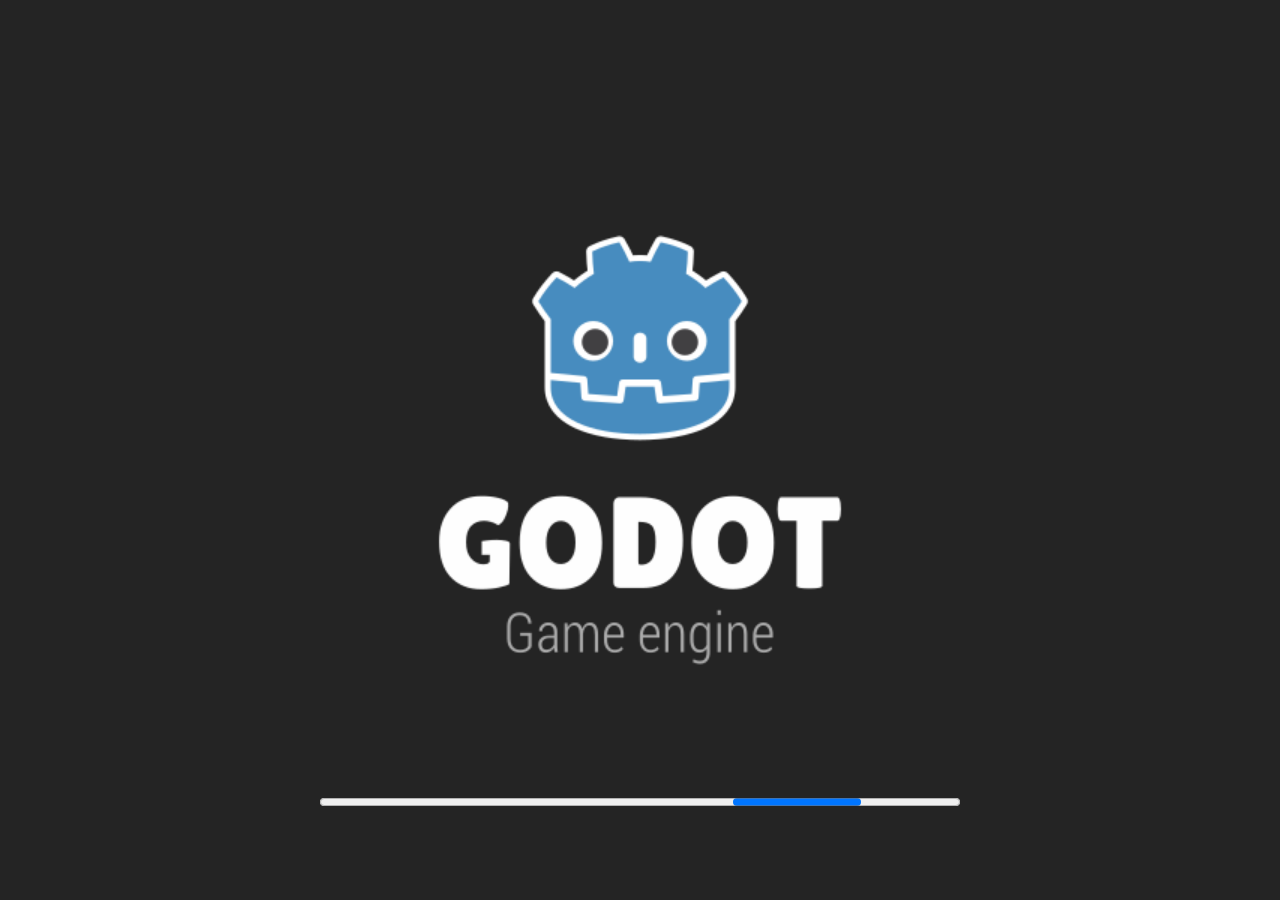
<file: xingyu/web/index.html>
﻿<!DOCTYPE html>
<html lang="en">
	<head>
		<meta charset="utf-8">
		<meta name="viewport" content="width=device-width, user-scalable=no, initial-scale=1.0">
		<title>星屿 · Telescope Garden</title>
		<style>
html, body, #canvas {
	margin: 0;
	padding: 0;
	border: 0;
}

body {
	color: white;
	background-color: black;
	overflow: hidden;
	touch-action: none;
}

#canvas {
	display: block;
}

#canvas:focus {
	outline: none;
}

#status, #status-splash, #status-progress {
	position: absolute;
	left: 0;
	right: 0;
}

#status, #status-splash {
	top: 0;
	bottom: 0;
}

#status {
	background-color: #242424;
	display: flex;
	flex-direction: column;
	justify-content: center;
	align-items: center;
	visibility: hidden;
}

#status-splash {
	max-height: 100%;
	max-width: 100%;
	margin: auto;
}

#status-splash.show-image--false {
	display: none;
}

#status-splash.fullsize--true {
	height: 100%;
	width: 100%;
	object-fit: contain;
}

#status-splash.use-filter--false {
	image-rendering: pixelated;
}

#status-progress, #status-notice {
	display: none;
}

#status-progress {
	bottom: 10%;
	width: 50%;
	margin: 0 auto;
}

#status-notice {
	background-color: #5b3943;
	border-radius: 0.5rem;
	border: 1px solid #9b3943;
	color: #e0e0e0;
	font-family: 'Noto Sans', 'Droid Sans', Arial, sans-serif;
	line-height: 1.3;
	margin: 0 2rem;
	overflow: hidden;
	padding: 1rem;
	text-align: center;
	z-index: 1;
}
		</style>
		<link id="-gd-engine-icon" rel="icon" type="image/png" href="index.icon.png" />
<link rel="apple-touch-icon" href="index.apple-touch-icon.png"/>

	</head>
	<body>
		<canvas id="canvas">
			Your browser does not support the canvas tag.
		</canvas>

		<noscript>
			Your browser does not support JavaScript.
		</noscript>

		<div id="status">
			<img id="status-splash" class="show-image--true fullsize--true use-filter--true" src="index.png" alt="">
			<progress id="status-progress"></progress>
			<div id="status-notice"></div>
		</div>

		<script src="bin-config.js"></script>
		<script src="index.js"></script>
		<script>
const GODOT_CONFIG = {"args":[],"canvasResizePolicy":2,"emscriptenPoolSize":8,"ensureCrossOriginIsolationHeaders":true,"executable":"index","experimentalVK":false,"fileSizes":{"index.pck":364361508,"index.wasm":39514754},"focusCanvas":true,"gdextensionLibs":[],"godotPoolSize":4};
const GODOT_THREADS_ENABLED = false;
/* 二进制（pck / wasm）可由对象存储提供：在 bin-config.js 里设置 window.XY_BIN_BASE */
/* 只替换 pck（最大那个）的来源；wasm 与音频 worklet 仍走页面同源，
   这样跨域只发生在一次 GET 上，避开 worklet 的跨域限制。
   XY_PCK_URL 优先（完整地址）；否则用 XY_PCK_BASE 拼 /index.pck */
if (window.XY_PCK_URL) {
	GODOT_CONFIG.mainPack = String(window.XY_PCK_URL);
} else if (window.XY_PCK_BASE) {
	GODOT_CONFIG.mainPack = String(window.XY_PCK_BASE).replace(/\/+$/, '') + '/index.pck';
}
const engine = new Engine(GODOT_CONFIG);

(function () {
	const statusOverlay = document.getElementById('status');
	const statusProgress = document.getElementById('status-progress');
	const statusNotice = document.getElementById('status-notice');

	let initializing = true;
	let statusMode = '';

	function setStatusMode(mode) {
		if (statusMode === mode || !initializing) {
			return;
		}
		if (mode === 'hidden') {
			statusOverlay.remove();
			initializing = false;
			return;
		}
		statusOverlay.style.visibility = 'visible';
		statusProgress.style.display = mode === 'progress' ? 'block' : 'none';
		statusNotice.style.display = mode === 'notice' ? 'block' : 'none';
		statusMode = mode;
	}

	function setStatusNotice(text) {
		while (statusNotice.lastChild) {
			statusNotice.removeChild(statusNotice.lastChild);
		}
		const lines = text.split('\n');
		lines.forEach((line) => {
			statusNotice.appendChild(document.createTextNode(line));
			statusNotice.appendChild(document.createElement('br'));
		});
	}

	function displayFailureNotice(err) {
		console.error(err);
		if (err instanceof Error) {
			setStatusNotice(err.message);
		} else if (typeof err === 'string') {
			setStatusNotice(err);
		} else {
			setStatusNotice('An unknown error occurred.');
		}
		setStatusMode('notice');
		initializing = false;
	}

	const missing = Engine.getMissingFeatures({
		threads: GODOT_THREADS_ENABLED,
	});

	if (missing.length !== 0) {
		if (GODOT_CONFIG['serviceWorker'] && GODOT_CONFIG['ensureCrossOriginIsolationHeaders'] && 'serviceWorker' in navigator) {
			let serviceWorkerRegistrationPromise;
			try {
				serviceWorkerRegistrationPromise = navigator.serviceWorker.getRegistration();
			} catch (err) {
				serviceWorkerRegistrationPromise = Promise.reject(new Error('Service worker registration failed.'));
			}
			// There's a chance that installing the service worker would fix the issue
			Promise.race([
				serviceWorkerRegistrationPromise.then((registration) => {
					if (registration != null) {
						return Promise.reject(new Error('Service worker already exists.'));
					}
					return registration;
				}).then(() => engine.installServiceWorker()),
				// For some reason, `getRegistration()` can stall
				new Promise((resolve) => {
					setTimeout(() => resolve(), 2000);
				}),
			]).then(() => {
				// Reload if there was no error.
				window.location.reload();
			}).catch((err) => {
				console.error('Error while registering service worker:', err);
			});
		} else {
			// Display the message as usual
			const missingMsg = 'Error\nThe following features required to run Godot projects on the Web are missing:\n';
			displayFailureNotice(missingMsg + missing.join('\n'));
		}
	} else {
		setStatusMode('progress');
		engine.startGame({
			'onProgress': function (current, total) {
				if (current > 0 && total > 0) {
					statusProgress.value = current;
					statusProgress.max = total;
				} else {
					statusProgress.removeAttribute('value');
					statusProgress.removeAttribute('max');
				}
			},
		}).then(() => {
			setStatusMode('hidden');
		}, displayFailureNotice);
	}
}());
		</script>
	</body>
</html>
</file>
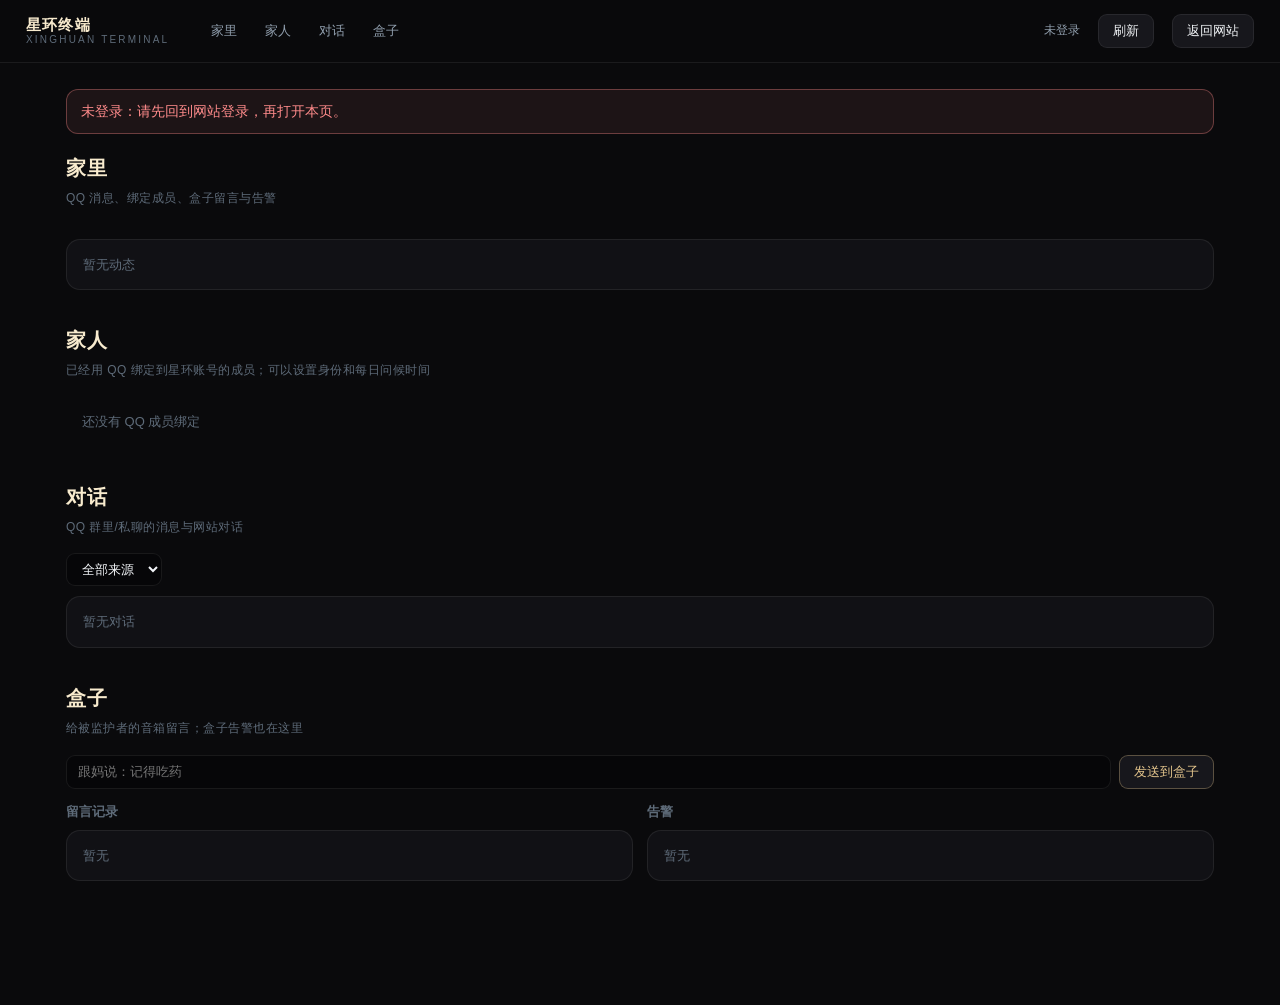
<file: console.html>
﻿<!DOCTYPE html>
<html lang="zh-CN">
<head>
<meta charset="utf-8" />
<meta name="viewport" content="width=device-width, initial-scale=1" />
<title>星环终端 · QQ 家庭助手</title>
<style>
  :root {
    --bg: #0a0a0c; --bg-deep: #060608;
    --surface: #111115; --surface-raised: #17171c;
    --line: rgba(255,255,255,.075); --line-strong: rgba(232,201,142,.32);
    --gold: #e5c68d; --gold-bright: #f8ebce;
    --ice: #8db8c6; --mint: #86b5a0; --danger: #ff8b8b;
    --text: #f2f5f8; --muted: #92a0af; --faint: #5e6b79;
    --radius: 14px;
    --font: "PingFang SC", "Microsoft YaHei", "Noto Sans SC", "Segoe UI", sans-serif;
  }
  * { box-sizing: border-box; }
  html { scroll-behavior: smooth; }
  body { margin:0; background:var(--bg); color:var(--text); font-family:var(--font); font-size:14px; line-height:1.65; }
  a { color: inherit; text-decoration: none; }
  header.topbar {
    position: sticky; top: 0; z-index: 50;
    display:flex; align-items:center; gap:18px; flex-wrap:wrap;
    padding:14px 26px;
    background: rgba(10,10,12,.86); backdrop-filter: blur(12px);
    border-bottom:1px solid var(--line);
  }
  .brand { display:flex; flex-direction:column; line-height:1.2; }
  .brand b { font-size:15px; letter-spacing:.08em; color:var(--gold-bright); font-weight:600; }
  .brand span { font-size:10px; letter-spacing:.22em; color:var(--faint); }
  nav { display:flex; gap:4px; margin-left:12px; }
  nav a { padding:6px 12px; border-radius:999px; font-size:13px; color:var(--muted); }
  nav a:hover { color:var(--gold-bright); background:rgba(232,201,142,.08); }
  .spacer { flex:1; }
  .who { font-size:12px; color:var(--muted); }
  .who b { color:var(--gold); font-weight:600; }
  main { max-width:1200px; margin:0 auto; padding:26px 26px 90px; }
  section { scroll-margin-top: 84px; margin-bottom:34px; }
  section h2 { margin:0 0 4px; font-size:20px; font-weight:600; letter-spacing:.04em; color:var(--gold-bright); }
  section .lead { margin:0 0 16px; color:var(--faint); font-size:12px; letter-spacing:.04em; }
  .grid { display:grid; gap:14px; }
  .grid.cards { grid-template-columns:repeat(auto-fit,minmax(170px,1fr)); }
  .grid.members { grid-template-columns:repeat(auto-fit,minmax(280px,1fr)); }
  .card { background:var(--surface); border:1px solid var(--line); border-radius:var(--radius); padding:16px 18px; }
  .card:hover { border-color:var(--line-strong); }
  .stat b { display:block; font-size:26px; color:var(--gold); font-weight:600; }
  .stat span { font-size:12px; color:var(--muted); }
  .pill { display:inline-block; font-size:11px; padding:1px 9px; border-radius:999px; border:1px solid var(--line); color:var(--muted); }
  .pill.ok { color:var(--mint); border-color:rgba(134,181,160,.4); }
  .pill.warn { color:var(--gold); border-color:var(--line-strong); }
  .pill.bad { color:var(--danger); border-color:rgba(255,139,139,.4); }
  .list { background:var(--surface); border:1px solid var(--line); border-radius:var(--radius); overflow:hidden; }
  .row { display:flex; gap:12px; align-items:flex-start; padding:11px 16px; border-bottom:1px solid var(--line); font-size:13px; }
  .row:last-child { border-bottom:0; }
  .row .who-name { color:var(--muted); min-width:88px; }
  .row .body { flex:1; word-break:break-word; }
  .row .time { color:var(--faint); font-size:11px; white-space:nowrap; }
  .member h3 { margin:0 0 2px; font-size:16px; font-weight:600; color:var(--gold-bright); display:flex; align-items:center; gap:8px; flex-wrap:wrap; }
  .member .meta { color:var(--muted); font-size:12px; margin-bottom:10px; }
  .member .controls { display:flex; gap:8px; flex-wrap:wrap; align-items:center; margin-top:10px; }
  .empty { color:var(--faint); font-size:13px; padding:14px 16px; }
  .error { background:rgba(255,139,139,.08); border:1px solid rgba(255,139,139,.35); color:var(--danger); border-radius:12px; padding:10px 14px; margin-bottom:18px; display:none; }
  .error.show { display:block; }
  .admin-form { display:flex; gap:8px; flex-wrap:wrap; margin-top:12px; }
  input[type=text], input[type=time], select { background:var(--bg-deep); border:1px solid var(--line); color:var(--text); border-radius:9px; padding:7px 11px; font-size:13px; font-family:inherit; }
  button { background:var(--surface-raised); color:var(--text); border:1px solid var(--line); border-radius:9px; padding:7px 14px; cursor:pointer; font-size:13px; font-family:inherit; }
  button:hover { border-color:var(--line-strong); color:var(--gold-bright); }
  button.primary { border-color:var(--line-strong); color:var(--gold); }
  button.danger { color:var(--danger); }
  .chk { display:inline-flex; align-items:center; gap:5px; font-size:12px; color:var(--muted); }
  .muted { color:var(--faint); }
  @media (max-width: 720px) { nav { width:100%; overflow-x:auto; margin-left:0; } main { padding:20px 16px 70px; } }
</style>
</head>
<body>
<header class="topbar">
  <span class="brand"><b>星环终端</b><span>XINGHUAN TERMINAL</span></span>
  <nav>
    <a href="#home">家里</a>
    <a href="#family">家人</a>
    <a href="#chat">对话</a>
    <a href="#box">盒子</a>
    <a href="#admin" id="navAdmin" hidden>管理员</a>
  </nav>
  <span class="spacer"></span>
  <span class="who" id="whoami">未登录</span>
  <button id="refresh">刷新</button>
  <button onclick="location.href='/'">返回网站</button>
</header>

<main>
  <div class="error" id="err"></div>

  <section id="home">
    <h2>家里</h2>
    <p class="lead">QQ 消息、绑定成员、盒子留言与告警</p>
    <div class="grid cards" id="stats"></div>
    <div style="height:14px"></div>
    <div class="list" id="timeline"><div class="empty">暂无动态</div></div>
  </section>

  <section id="family">
    <h2>家人</h2>
    <p class="lead">已经用 QQ 绑定到星环账号的成员；可以设置身份和每日问候时间</p>
    <div class="grid members" id="members"><div class="empty">还没有 QQ 成员绑定</div></div>
  </section>

  <section id="chat">
    <h2>对话</h2>
    <p class="lead">QQ 群里/私聊的消息与网站对话</p>
    <div style="display:flex;gap:8px;align-items:center;margin-bottom:10px">
      <select id="chatFilter">
        <option value="">全部来源</option>
        <option value="qq">只看 QQ</option>
        <option value="site">只看网站</option>
      </select>
      <span class="muted" id="chatCount"></span>
    </div>
    <div class="list" id="chatList"><div class="empty">暂无对话</div></div>
  </section>

  <section id="box">
    <h2>盒子</h2>
    <p class="lead">给被监护者的音箱留言；盒子告警也在这里</p>
    <div class="admin-form" style="margin:0 0 12px">
      <input type="text" id="boxText" placeholder="跟妈说：记得吃药" style="flex:1;min-width:240px" />
      <button class="primary" id="boxSend">发送到盒子</button>
    </div>
    <div class="grid" style="grid-template-columns:repeat(auto-fit,minmax(300px,1fr))">
      <div>
        <h3 class="muted" style="font-size:13px;margin:0 0 8px">留言记录</h3>
        <div class="list" id="boxMessages"><div class="empty">暂无</div></div>
      </div>
      <div>
        <h3 class="muted" style="font-size:13px;margin:0 0 8px">告警</h3>
        <div class="list" id="boxAlerts"><div class="empty">暂无</div></div>
      </div>
    </div>
  </section>

  <section id="admin" hidden>
    <h2>管理员与查看权限</h2>
    <p class="lead">仅超级管理员可见</p>
    <div class="list" id="adminList"><div class="empty">加载中…</div></div>
    <div class="admin-form">
      <input type="text" id="newUsername" placeholder="账号（username）" />
      <input type="text" id="newName" placeholder="姓名（可选）" />
      <label class="chk"><input type="checkbox" class="addScope" value="messages" checked /> 对话</label>
      <label class="chk"><input type="checkbox" class="addScope" value="bindings" checked /> 家人</label>
      <button class="primary" id="addAdmin">添加管理员</button>
    </div>
  </section>
</main>

<script>
(function () {
  var API = (window.XINGHUAN_BIND_API || 'https://cloud1-d6gagyei397d315ca-1521583267.ap-shanghai.app.tcloudbase.com/qqBind').replace(/\/+$/, '');
  var token = '';
  try { token = localStorage.getItem('hub_token') || ''; } catch (e) {}
  var state = { data: null };
  var SCOPE_LABEL = { messages: '对话', bindings: '家人' };

  function el(tag, cls, text) {
    var node = document.createElement(tag);
    if (cls) node.className = cls;
    if (text != null) node.textContent = text;
    return node;
  }
  function fmt(ts) {
    if (!ts) return '';
    var d = new Date(ts);
    return isNaN(d) ? '' : d.toLocaleString('zh-CN', { month: '2-digit', day: '2-digit', hour: '2-digit', minute: '2-digit', hour12: false });
  }
  function showError(msg) {
    var box = document.getElementById('err');
    box.textContent = msg;
    box.classList.add('show');
  }
  function clearError() { document.getElementById('err').classList.remove('show'); }
  function setText(id, text) { var n = document.getElementById(id); if (n) n.textContent = text; }

  async function api(path, body) {
    var response = await fetch(API + path, {
      method: 'POST',
      headers: { 'Content-Type': 'application/json' },
      body: JSON.stringify(Object.assign({ token: token }, body || {}))
    });
    return response.json();
  }

  function renderStats() {
    var data = state.data || {};
    var messages = data.messages || [];
    var bindings = data.bindings || [];
    var box = data.box_messages || [];
    var alerts = data.box_alerts || [];
    var today = new Date().toDateString();
    var todayCount = messages.filter(function (m) { return new Date(m.ts).toDateString() === today; }).length;
    var pending = box.filter(function (b) { return b.status === 'pending' || b.status === 'processing'; }).length;
    var items = [
      [messages.length, '消息总数'],
      [todayCount, '今日消息'],
      [bindings.length, '已绑定家人'],
      [pending, '待播报留言'],
      [alerts.length, '盒子告警']
    ];
    var boxEl = document.getElementById('stats');
    boxEl.innerHTML = '';
    items.forEach(function (item) {
      var card = el('div', 'card stat');
      card.appendChild(el('b', null, String(item[0])));
      card.appendChild(el('span', null, item[1]));
      boxEl.appendChild(card);
    });
  }

  function renderTimeline() {
    var data = state.data || {};
    var box = document.getElementById('timeline');
    box.innerHTML = '';
    var rows = (data.messages || []).slice(-8).reverse();
    if (!rows.length) { box.appendChild(el('div', 'empty', '暂无动态')); return; }
    rows.forEach(function (row) {
      var line = el('div', 'row');
      line.appendChild(el('span', 'pill ' + (row.source === 'qq' ? 'warn' : ''), row.source === 'qq' ? 'QQ' : '网站'));
      line.appendChild(el('span', 'body', (row.account || row.user_key || '') + '：' + (row.role === 'assistant' ? '助手回复 · ' : '') + (row.content || '')));
      line.appendChild(el('span', 'time', fmt(row.ts)));
      box.appendChild(line);
    });
  }

  function renderMembers() {
    var data = state.data || {};
    var box = document.getElementById('members');
    box.innerHTML = '';
    var bindings = data.bindings || [];
    if (!bindings.length) {
      box.appendChild(el('div', 'empty', '还没有 QQ 成员绑定：让家人在 QQ 私聊机器人发 /绑定 验证码 即可'));
      return;
    }
    bindings.forEach(function (row) {
      var card = el('div', 'card member');
      var title = el('h3', null, row.nickname || '家人');
      title.appendChild(el('span', 'pill ' + (row.role === 'child' ? 'ok' : 'warn'), row.role === 'child' ? '监护者' : '被监护者'));
      card.appendChild(title);
      card.appendChild(el('div', 'meta', row.openid_mask + ' · 绑定于 ' + fmt(row.bound_at)));

      var controls = el('div', 'controls');
      var role = document.createElement('select');
      role.innerHTML = '<option value="elder">被监护者</option><option value="child">监护者</option>';
      role.value = row.role || 'elder';
      var daily = document.createElement('label');
      daily.className = 'chk';
      var dailyCheck = document.createElement('input');
      dailyCheck.type = 'checkbox';
      dailyCheck.checked = Boolean(row.dailyEnabled);
      daily.appendChild(dailyCheck);
      daily.appendChild(document.createTextNode(' 每日问候'));
      var time = document.createElement('input');
      time.type = 'time';
      time.value = row.dailyTime || '08:30';
      var save = el('button', 'primary', '保存');
      save.onclick = async function () {
        var result = await api('/family/member/save', {
          id: row.id, role: role.value, dailyEnabled: dailyCheck.checked, dailyTime: time.value
        });
        if (result && result.code === 0) loadData(); else showError((result && result.message) || '保存失败');
      };
      controls.appendChild(role);
      controls.appendChild(daily);
      controls.appendChild(time);
      controls.appendChild(save);
      card.appendChild(controls);
      box.appendChild(card);
    });
  }

  function renderChat() {
    var data = state.data || {};
    var filter = document.getElementById('chatFilter').value;
    var box = document.getElementById('chatList');
    box.innerHTML = '';
    var rows = (data.messages || []).filter(function (row) { return !filter || row.source === filter; });
    setText('chatCount', rows.length ? rows.length + ' 条' : '');
    if (!rows.length) { box.appendChild(el('div', 'empty', '暂无对话')); return; }
    rows.slice(-120).forEach(function (row) {
      var line = el('div', 'row');
      line.appendChild(el('span', 'pill ' + (row.source === 'qq' ? 'warn' : ''), row.source === 'qq' ? 'QQ' : '网站'));
      line.appendChild(el('span', 'who-name', row.account || row.user_key || ''));
      line.appendChild(el('span', 'body', (row.role === 'assistant' ? '助手：' : '') + (row.content || '')));
      line.appendChild(el('span', 'time', fmt(row.ts)));
      box.appendChild(line);
    });
  }

  function renderBox() {
    var data = state.data || {};
    var box = document.getElementById('boxMessages');
    box.innerHTML = '';
    var rows = (data.box_messages || []).slice().reverse();
    if (!rows.length) box.appendChild(el('div', 'empty', '暂无留言'));
    rows.forEach(function (row) {
      var line = el('div', 'row');
      line.appendChild(el('span', 'who-name', row.account || '网站'));
      line.appendChild(el('span', 'body', row.text || ''));
      var status = row.status === 'done' ? '已播报' : (row.status === 'error' ? '失败' : '排队');
      line.appendChild(el('span', 'pill ' + (row.status === 'done' ? 'ok' : (row.status === 'error' ? 'bad' : 'warn')), status));
      line.appendChild(el('span', 'time', fmt(row.created_at)));
      box.appendChild(line);
    });

    var alerts = document.getElementById('boxAlerts');
    alerts.innerHTML = '';
    var list = (data.box_alerts || []).slice(0, 15);
    if (!list.length) alerts.appendChild(el('div', 'empty', '暂无告警'));
    list.forEach(function (row) {
      var line = el('div', 'row');
      line.appendChild(el('span', 'pill ' + (row.level === 'danger' ? 'bad' : 'warn'), row.level === 'danger' ? '危险' : '提醒'));
      line.appendChild(el('span', 'body', row.text || ''));
      line.appendChild(el('span', 'time', fmt(row.created_at)));
      alerts.appendChild(line);
    });
  }

  async function loadData() {
    try {
      var payload = await api('/console/data');
      if (!payload || payload.code !== 0) { showError((payload && payload.message) || '加载失败'); return; }
      clearError();
      state.data = payload.data || {};
      var who = document.getElementById('whoami');
      who.innerHTML = '';
      who.appendChild(el('b', null, state.data.name || ''));
      who.appendChild(document.createTextNode(' · ' + (state.data.level === 'owner' ? '超级管理员' : '管理员')));
      renderStats();
      renderTimeline();
      renderMembers();
      renderChat();
      renderBox();
    } catch (e) {
      showError('连接失败：' + (e.message || e));
    }
  }

  async function loadAdmins() {
    var payload = await api('/console/admins');
    var box = document.getElementById('adminList');
    box.innerHTML = '';
    if (!payload || payload.code !== 0) { box.appendChild(el('div', 'empty', (payload && payload.message) || '无权限')); return; }
    var admins = (payload.data && payload.data.admins) || [];
    if (!admins.length) box.appendChild(el('div', 'empty', '还没有额外管理员'));
    admins.forEach(function (admin) {
      var row = el('div', 'row');
      row.appendChild(el('span', 'who-name', admin.name || admin.username || ''));
      var scopes = el('span', 'body', '');
      ['messages', 'bindings'].forEach(function (scope) {
        var label = el('label', 'chk');
        var input = document.createElement('input');
        input.type = 'checkbox';
        input.checked = (admin.scopes || []).indexOf(scope) >= 0;
        input.dataset.scope = scope;
        label.appendChild(input);
        label.appendChild(document.createTextNode(' ' + (SCOPE_LABEL[scope] || scope) + ' '));
        scopes.appendChild(label);
      });
      row.appendChild(scopes);
      var save = el('button', null, '保存');
      save.onclick = async function () {
        var selected = Array.prototype.filter.call(scopes.querySelectorAll('input[data-scope]'), function (i) { return i.checked; })
          .map(function (i) { return i.dataset.scope; });
        var r = await api('/console/admins/save', { action: 'update', id: admin.id, scopes: selected });
        if (r && r.code === 0) loadAdmins(); else showError(r && r.message);
      };
      var remove = el('button', 'danger', '删除');
      remove.onclick = async function () {
        if (!confirm('删除该管理员？')) return;
        var r = await api('/console/admins/save', { action: 'remove', id: admin.id });
        if (r && r.code === 0) loadAdmins(); else showError(r && r.message);
      };
      row.appendChild(save);
      row.appendChild(remove);
      box.appendChild(row);
    });
  }

  document.getElementById('refresh').onclick = loadData;
  document.getElementById('chatFilter').onchange = renderChat;
  document.getElementById('boxSend').onclick = async function () {
    var input = document.getElementById('boxText');
    var text = input.value.trim();
    if (!text) { showError('请输入留言内容'); return; }
    var r = await api('/box/send', { text: text });
    if (r && r.code === 0) { input.value = ''; setTimeout(loadData, 800); }
    else showError((r && r.message) || '发送失败');
  };
  document.getElementById('addAdmin').onclick = async function () {
    var username = document.getElementById('newUsername').value.trim();
    var name = document.getElementById('newName').value.trim();
    var scopes = Array.prototype.filter.call(document.querySelectorAll('.addScope'), function (i) { return i.checked; })
      .map(function (i) { return i.value; });
    if (!username && !name) { showError('请填写账号或姓名'); return; }
    var r = await api('/console/admins/save', { action: 'add', username: username, name: name, scopes: scopes });
    if (r && r.code === 0) {
      document.getElementById('newUsername').value = '';
      document.getElementById('newName').value = '';
      loadAdmins();
    } else showError((r && r.message) || '添加失败');
  };

  async function boot() {
    if (!token) { showError('未登录：请先回到网站登录，再打开本页。'); return; }
    try {
      var me = await api('/console/me');
      if (!me || me.code !== 0) { showError((me && me.message) || '需要管理员权限'); return; }
      if (me.data.level === 'owner') {
        document.getElementById('navAdmin').hidden = false;
        document.getElementById('admin').hidden = false;
        loadAdmins();
      }
      loadData();
    } catch (e) {
      showError('连接失败：' + (e.message || e));
    }
  }

  boot();
  setInterval(loadData, 15000);
})();
</script>
</body>
</html>
</file>
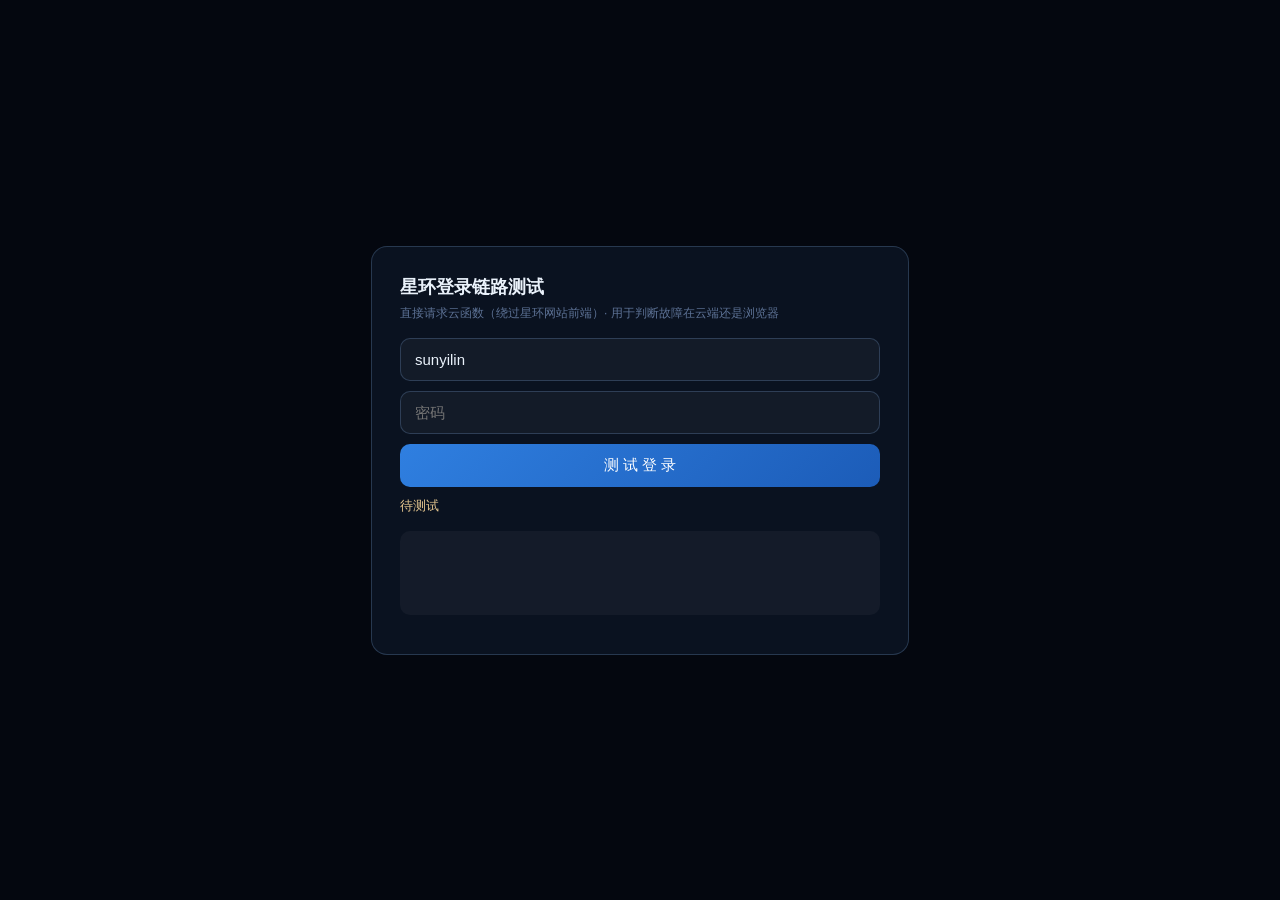
<file: login-test.html>
<!DOCTYPE html>
<html lang="zh-CN">
<head>
<meta charset="UTF-8">
<title>星环登录链路测试</title>
<style>
body{background:#04070f;color:#eaf2fb;font-family:Microsoft YaHei,sans-serif;display:grid;place-items:center;min-height:100vh;margin:0}
.card{width:min(480px,92vw);padding:28px;border:1px solid rgba(124,167,220,.25);border-radius:16px;background:#0a1220}
h2{margin:0 0 6px;font-size:18px}
p{color:#5c7194;font-size:12px;margin:0 0 16px}
input{width:100%;box-sizing:border-box;padding:12px 14px;margin-bottom:10px;border:1px solid rgba(124,167,220,.25);border-radius:10px;background:rgba(255,255,255,.04);color:#eaf2fb;font-size:15px;outline:none}
button{width:100%;padding:12px;border:0;border-radius:10px;background:linear-gradient(135deg,#2f7fe0,#1c5cb8);color:#fff;font-size:15px;cursor:pointer}
pre{margin-top:16px;padding:12px;border-radius:10px;background:rgba(255,255,255,.04);font-size:11px;white-space:pre-wrap;word-break:break-all;min-height:60px;color:#86b5a0}
#st{margin-top:10px;font-size:13px;color:#e6c78f}
</style>
</head>
<body>
<div class="card">
  <h2>星环登录链路测试</h2>
  <p>直接请求云函数（绕过星环网站前端）· 用于判断故障在云端还是浏览器</p>
  <input id="u" placeholder="账号" value="sunyilin" />
  <input id="p" type="password" placeholder="密码" />
  <button onclick="go()">测 试 登 录</button>
  <div id="st">待测试</div>
  <pre id="out"></pre>
</div>
<script>
const API = 'https://1521583267-cn8t3sbvwc.ap-shanghai.tencentscf.com';
async function go() {
  const st = document.getElementById('st'), out = document.getElementById('out');
  st.textContent = '请求中…（最长等 20 秒）';
  out.textContent = '';
  const ctrl = new AbortController();
  const timer = setTimeout(() => ctrl.abort(), 20000);
  const t0 = Date.now();
  try {
    const r = await fetch(API + '/login', {
      method: 'POST',
      headers: { 'Content-Type': 'application/json' },
      body: JSON.stringify({ username: document.getElementById('u').value.trim(), password: document.getElementById('p').value }),
      signal: ctrl.signal
    });
    const txt = await r.text();
    clearTimeout(timer);
    st.textContent = 'HTTP ' + r.status + ' · 耗时 ' + (Date.now() - t0) + 'ms';
    out.textContent = txt.slice(0, 600);
  } catch (e) {
    clearTimeout(timer);
    st.textContent = '请求失败（' + (e.name === 'AbortError' ? '超时 20 秒无响应' : e.message) + '）';
  }
}
</script>
</body>
</html>
</file>
<file: style.css>
﻿
    :root {
      color-scheme: dark;
      --bg: #0e0e10;
      --bg-deep: #08080a;
      --surface: rgba(21, 21, 24, 0.84);
      --surface-solid: #151518;
      --surface-raised: rgba(28, 28, 32, 0.92);
      --line: rgba(212, 196, 168, 0.16);
      --line-strong: rgba(212, 196, 168, 0.34);
      --gold: #d4c4a8;
      --gold-bright: #ebe0cc;
      --ice: #8db8c6;
      --mint: #86b5a0;
      --danger: #ff8b8b;
      --warning: #d5b474;
      --text: #f2f5f8;
      --muted: #92a0af;
      --faint: #5e6b79;
      --radius: 14px;
      --shadow: 0 18px 56px rgba(0, 0, 0, 0.36);
      --font: "PingFang SC", "Microsoft YaHei", "Noto Sans SC", "Segoe UI", sans-serif;
    }

    * {
      box-sizing: border-box;
    }

    html,
    body {
      min-height: 100%;
      margin: 0;
    }

    body {
      overflow-x: hidden;
      background:
        linear-gradient(rgba(212, 196, 168, 0.016) 1px, transparent 1px),
        linear-gradient(90deg, rgba(212, 196, 168, 0.016) 1px, transparent 1px),
        radial-gradient(circle at 50% -12%, rgba(212, 196, 168, 0.055), transparent 34%),
        var(--bg);
      background-size: 56px 56px, 56px 56px, auto, auto;
      color: var(--text);
      font-family: var(--font);
      -webkit-font-smoothing: antialiased;
      text-rendering: optimizeLegibility;
    }

    button,
    input {
      font: inherit;
    }

    button {
      -webkit-tap-highlight-color: transparent;
    }

    button:focus-visible,
    input:focus-visible {
      outline: 2px solid rgba(212, 196, 168, 0.68);
      outline-offset: 2px;
    }

    .topbar {
      position: sticky;
      top: 0;
      z-index: 40;
      display: flex;
      align-items: center;
      justify-content: space-between;
      min-height: 68px;
      padding: 0 34px;
      border-bottom: 1px solid rgba(255, 255, 255, 0.06);
      background: rgba(14, 14, 16, 0.82);
      backdrop-filter: blur(18px);
      -webkit-backdrop-filter: blur(18px);
    }

    .brand {
      display: flex;
      align-items: center;
      gap: 13px;
      min-width: 0;
    }

    .brand-mark {
      position: relative;
      width: 28px;
      height: 28px;
      flex: 0 0 28px;
      border: 1px solid rgba(212, 196, 168, 0.62);
      border-radius: 50%;
      box-shadow: inset 0 0 0 5px rgba(212, 196, 168, 0.04);
    }

    .brand-mark::before {
      content: "";
      position: absolute;
      top: 50%;
      left: -5px;
      right: -5px;
      height: 1px;
      background: linear-gradient(90deg, transparent, var(--gold), transparent);
      transform: rotate(-18deg);
    }

    .brand-mark::after {
      content: "";
      position: absolute;
      inset: 50% auto auto 50%;
      width: 5px;
      height: 5px;
      border-radius: 50%;
      background: var(--gold-bright);
      box-shadow: 0 0 12px rgba(212, 196, 168, 0.68);
      transform: translate(-50%, -50%);
    }

    .brand-copy {
      display: grid;
      gap: 2px;
      min-width: 0;
    }

    .brand-title {
      overflow: hidden;
      font-size: 15px;
      font-weight: 650;
      text-overflow: ellipsis;
      white-space: nowrap;
    }

    .brand-subtitle {
      color: var(--faint);
      font-size: 10px;
      text-transform: uppercase;
    }

    .top-actions,
    .session-actions,
    .chart-actions {
      display: flex;
      align-items: center;
      gap: 10px;
    }


    .org-switch {
      display: inline-flex;
      align-items: center;
      gap: 4px;
      padding: 4px;
      border: 1px solid rgba(255, 255, 255, 0.055);
      border-radius: 999px;
      background: rgba(255, 255, 255, 0.018);
      backdrop-filter: blur(10px);
      -webkit-backdrop-filter: blur(10px);
    }

    .org-switch-tab {
      position: relative;
      min-height: 30px;
      padding: 0 12px 3px;
      border: 0;
      border-radius: 999px;
      background: transparent;
      color: var(--faint);
      cursor: pointer;
      font-size: 10px;
      transition: color 180ms ease, background-color 180ms ease;
    }

    .org-switch-tab:hover,
    .org-switch-tab.active {
      color: var(--gold-bright);
      background: rgba(212, 196, 168, 0.055);
    }

    .org-switch-tab::after {
      content: "";
      position: absolute;
      left: 50%;
      bottom: 3px;
      width: 4px;
      height: 4px;
      border-radius: 50%;
      background: transparent;
      transform: translateX(-50%);
    }

    .org-switch-tab.active::after {
      background: var(--gold);
      box-shadow: 0 0 9px rgba(212, 196, 168, 0.85);
      animation: orgDotBreathe 2.6s ease-in-out infinite;
    }

    .org-switch-tab[data-org="nankai_astro"]:hover,
    .org-switch-tab[data-org="nankai_astro"].active {
      color: #e2b9e8;
      background: rgba(140, 71, 153, 0.16);
    }

    .org-switch-tab[data-org="nankai_astro"].active::after {
      background: #8C4799;
      box-shadow: 0 0 10px rgba(140, 71, 153, 0.9);
    }

    .status-chip,
    .role-chip {
      display: inline-flex;
      align-items: center;
      gap: 8px;
      min-height: 32px;
      padding: 0 12px;
      border: 1px solid rgba(255, 255, 255, 0.08);
      border-radius: 999px;
      background: rgba(255, 255, 255, 0.025);
      color: var(--muted);
      font-size: 11px;
      white-space: nowrap;
    }

    .status-dot {
      width: 6px;
      height: 6px;
      flex: 0 0 6px;
      border-radius: 50%;
      background: var(--warning);
      box-shadow: 0 0 0 4px rgba(213, 180, 116, 0.08);
    }

    .status-dot.online {
      background: var(--mint);
      box-shadow: 0 0 0 4px rgba(134, 181, 160, 0.08), 0 0 12px rgba(134, 181, 160, 0.35);
    }

    .status-dot.error {
      background: var(--danger);
      box-shadow: 0 0 0 4px rgba(255, 139, 139, 0.08);
    }

    .btn {
      display: inline-flex;
      align-items: center;
      justify-content: center;
      min-height: 36px;
      padding: 0 15px;
      border: 1px solid rgba(255, 255, 255, 0.1);
      border-radius: 8px;
      background: rgba(255, 255, 255, 0.035);
      color: var(--text);
      cursor: pointer;
      transition: border-color 160ms ease, background-color 160ms ease, color 160ms ease, transform 160ms ease;
      white-space: nowrap;
    }

    .btn:hover {
      border-color: rgba(255, 255, 255, 0.2);
      background: rgba(255, 255, 255, 0.065);
    }

    .btn:active {
      transform: translateY(1px);
    }

    .btn:disabled {
      cursor: not-allowed;
      opacity: 0.44;
    }

    .btn-gold {
      border-color: rgba(212, 196, 168, 0.46);
      background: rgba(212, 196, 168, 0.09);
      color: var(--gold-bright);
    }

    .btn-gold:hover {
      border-color: rgba(212, 196, 168, 0.7);
      background: rgba(212, 196, 168, 0.14);
    }

    .btn-quiet {
      border-color: transparent;
      background: transparent;
      color: var(--muted);
    }

    .btn-quiet:hover {
      border-color: rgba(255, 255, 255, 0.08);
      background: rgba(255, 255, 255, 0.035);
    }

    .dashboard {
      width: min(1540px, calc(100% - 52px));
      margin: 0 auto;
      padding: 28px 0 40px;
    }

    .page-heading {
      display: flex;
      align-items: flex-end;
      justify-content: space-between;
      gap: 24px;
      margin-bottom: 22px;
    }

    .eyebrow {
      margin: 0 0 7px;
      color: var(--gold);
      font-size: 10px;
      font-weight: 650;
      text-transform: uppercase;
    }

    h1 {
      margin: 0;
      font-size: clamp(28px, 3vw, 42px);
      font-weight: 620;
      line-height: 1.12;
    }

    .heading-note {
      max-width: 520px;
      margin: 9px 0 0;
      color: var(--muted);
      font-size: 13px;
      line-height: 1.7;
    }

    .clock {
      display: grid;
      justify-items: end;
      gap: 3px;
      color: var(--muted);
      font-size: 11px;
      white-space: nowrap;
    }

    .clock strong {
      color: var(--text);
      font-size: 20px;
      font-weight: 520;
      font-variant-numeric: tabular-nums;
    }

    .identity-strip {
      display: flex;
      align-items: center;
      justify-content: space-between;
      gap: 18px;
      margin-bottom: 16px;
      padding: 16px 18px;
      border: 1px solid var(--line);
      border-radius: var(--radius);
      background: linear-gradient(110deg, rgba(212, 196, 168, 0.075), rgba(13, 20, 30, 0.82) 46%);
      box-shadow: var(--shadow);
    }

    .identity-main {
      display: flex;
      align-items: center;
      gap: 13px;
      min-width: 0;
    }

    .identity-badge {
      display: grid;
      place-items: center;
      width: 38px;
      height: 38px;
      flex: 0 0 38px;
      border: 1px solid rgba(212, 196, 168, 0.24);
      border-radius: 50%;
      background: rgba(212, 196, 168, 0.07);
      color: var(--gold-bright);
      font-size: 14px;
      font-weight: 650;
    }

    .identity-copy {
      min-width: 0;
    }

    .identity-title {
      overflow: hidden;
      margin: 0;
      color: var(--text);
      font-size: 14px;
      font-weight: 620;
      text-overflow: ellipsis;
      white-space: nowrap;
    }

    .identity-subtitle {
      overflow: hidden;
      margin: 4px 0 0;
      color: var(--muted);
      font-size: 11px;
      text-overflow: ellipsis;
      white-space: nowrap;
    }

    .stats-grid {
      display: grid;
      grid-template-columns: repeat(4, minmax(0, 1fr));
      gap: 12px;
      margin-bottom: 16px;
    }

    .stat-card {
      min-width: 0;
      padding: 16px 17px;
      border: 1px solid rgba(255, 255, 255, 0.075);
      border-radius: 12px;
      background: rgba(13, 20, 30, 0.6);
    }

    .stat-label {
      margin: 0 0 10px;
      color: var(--faint);
      font-size: 10px;
      text-transform: uppercase;
    }

    .stat-value {
      margin: 0;
      overflow: hidden;
      color: var(--text);
      font-size: 24px;
      font-weight: 560;
      font-variant-numeric: tabular-nums;
      text-overflow: ellipsis;
      white-space: nowrap;
    }

    .stat-value small {
      margin-left: 4px;
      color: var(--muted);
      font-size: 11px;
      font-weight: 400;
    }

    .workspace-grid {
      display: grid;
      grid-template-columns: minmax(0, 1.9fr) minmax(300px, 0.72fr);
      gap: 16px;
    }

    .panel {
      min-width: 0;
      border: 1px solid rgba(255, 255, 255, 0.085);
      border-radius: var(--radius);
      background: var(--surface);
      box-shadow: var(--shadow);
      backdrop-filter: blur(16px);
      -webkit-backdrop-filter: blur(16px);
    }

    .chart-panel {
      min-height: 570px;
      overflow: hidden;
    }

    .panel-head {
      display: flex;
      align-items: center;
      justify-content: space-between;
      gap: 18px;
      min-height: 64px;
      padding: 0 18px;
      border-bottom: 1px solid rgba(255, 255, 255, 0.065);
    }

    .panel-title-wrap {
      min-width: 0;
    }

    .panel-title {
      margin: 0;
      color: var(--text);
      font-size: 14px;
      font-weight: 620;
    }

    .panel-subtitle {
      margin: 4px 0 0;
      color: var(--faint);
      font-size: 10px;
    }

    .chart-shell {
      position: relative;
      height: 505px;
      min-height: 370px;
    }

    #experimentChart {
      width: 100%;
      height: 100%;
    }

    .chart-loading {
      position: absolute;
      inset: 0;
      display: grid;
      place-items: center;
      background: rgba(7, 11, 18, 0.76);
      color: var(--muted);
      font-size: 12px;
      transition: opacity 220ms ease, visibility 220ms ease;
    }

    .chart-loading.hidden {
      visibility: hidden;
      opacity: 0;
      pointer-events: none;
    }

    .activity-panel {
      display: flex;
      min-height: 570px;
      flex-direction: column;
      overflow: hidden;
    }

    .record-list {
      display: grid;
      gap: 10px;
      max-height: 506px;
      margin: 0;
      padding: 14px;
      overflow-y: auto;
      list-style: none;
      scrollbar-width: thin;
      scrollbar-color: rgba(212, 196, 168, 0.24) transparent;
    }

    .record-list::-webkit-scrollbar {
      width: 5px;
    }

    .record-list::-webkit-scrollbar-thumb {
      border-radius: 99px;
      background: rgba(212, 196, 168, 0.24);
    }

    .record-item {
      display: grid;
      grid-template-columns: 36px minmax(0, 1fr) auto;
      align-items: center;
      gap: 11px;
      padding: 12px;
      border: 1px solid rgba(255, 255, 255, 0.06);
      border-radius: 10px;
      background: rgba(255, 255, 255, 0.022);
    }

    .record-index {
      display: grid;
      place-items: center;
      width: 36px;
      height: 36px;
      border: 1px solid rgba(141, 184, 198, 0.18);
      border-radius: 9px;
      color: var(--ice);
      font-size: 10px;
      font-variant-numeric: tabular-nums;
    }

    .record-copy {
      min-width: 0;
    }

    .record-name {
      overflow: hidden;
      margin: 0;
      color: var(--text);
      font-size: 12px;
      font-weight: 560;
      text-overflow: ellipsis;
      white-space: nowrap;
    }

    .record-meta {
      overflow: hidden;
      margin: 4px 0 0;
      color: var(--faint);
      font-size: 10px;
      text-overflow: ellipsis;
      white-space: nowrap;
    }

    .record-value {
      color: var(--gold-bright);
      font-size: 16px;
      font-variant-numeric: tabular-nums;
    }

    .empty-state {
      display: grid;
      place-items: center;
      min-height: 230px;
      padding: 24px;
      color: var(--muted);
      text-align: center;
    }

    .empty-state-mark {
      width: 44px;
      height: 44px;
      margin: 0 auto 12px;
      border: 1px solid rgba(212, 196, 168, 0.2);
      border-radius: 50%;
      box-shadow: inset 0 0 0 9px rgba(212, 196, 168, 0.025);
    }

    .empty-state p {
      margin: 0;
      font-size: 12px;
      line-height: 1.7;
    }

    .console-strip {
      display: flex;
      align-items: center;
      justify-content: space-between;
      gap: 18px;
      margin-top: 16px;
      padding: 11px 14px;
      border: 1px solid rgba(255, 255, 255, 0.055);
      border-radius: 10px;
      background: rgba(5, 8, 13, 0.62);
      color: var(--faint);
      font-size: 10px;
    }

    .console-message {
      overflow: hidden;
      text-overflow: ellipsis;
      white-space: nowrap;
    }

    .console-code {
      color: var(--gold);
      white-space: nowrap;
    }

    .modal {
      position: fixed;
      inset: 0;
      z-index: 100;
      display: grid;
      place-items: center;
      padding: 24px;
      visibility: hidden;
      opacity: 0;
      background: rgba(2, 5, 9, 0.76);
      backdrop-filter: blur(14px);
      -webkit-backdrop-filter: blur(14px);
      transition: opacity 180ms ease, visibility 180ms ease;
    }

    .modal.open {
      visibility: visible;
      opacity: 1;
    }

    .login-modal {
      padding: 0;
      place-items: stretch;
      background: #0e0e10;
      backdrop-filter: blur(22px);
      -webkit-backdrop-filter: blur(22px);
    }

    .login-modal::before {
      content: "";
      position: absolute;
      inset: 0;
      background:
        radial-gradient(circle at 50% 30%, rgba(212, 196, 168, 0.065), transparent 28%),
        linear-gradient(rgba(212, 196, 168, 0.012) 1px, transparent 1px),
        linear-gradient(90deg, rgba(212, 196, 168, 0.012) 1px, transparent 1px);
      background-size: auto, 64px 64px, 64px 64px;
      pointer-events: none;
    }

    .login-stage {
      position: relative;
      z-index: 1;
      display: flex;
      width: 100%;
      min-height: 100vh;
      min-height: 100dvh;
      padding: clamp(52px, 9vh, 112px) 24px 58px;
      flex-direction: column;
      align-items: center;
      justify-content: center;
      text-align: center;
      opacity: 0;
      transform: translateY(16px) scale(0.985);
      transition: opacity 320ms ease, transform 420ms cubic-bezier(0.22, 1, 0.36, 1);
    }

    .modal.open .login-stage {
      opacity: 1;
      transform: translateY(0) scale(1);
    }

    .login-close {
      position: fixed;
      top: max(24px, env(safe-area-inset-top));
      right: max(24px, env(safe-area-inset-right));
      z-index: 2;
      display: grid;
      place-items: center;
      width: 42px;
      height: 42px;
      border: 1px solid rgba(255, 255, 255, 0.1);
      border-radius: 50%;
      background: rgba(255, 255, 255, 0.025);
      color: var(--muted);
      cursor: pointer;
      font-size: 24px;
      line-height: 1;
      backdrop-filter: blur(14px);
      -webkit-backdrop-filter: blur(14px);
      transition: color 180ms ease, border-color 180ms ease, background-color 180ms ease;
    }

    .login-close:hover {
      border-color: rgba(212, 196, 168, 0.32);
      background: rgba(212, 196, 168, 0.06);
      color: var(--gold-bright);
    }

    .login-orbit-mark {
      position: relative;
      display: block;
      width: 48px;
      height: 48px;
      margin-bottom: 22px;
      border: 1px solid rgba(212, 196, 168, 0.55);
      border-radius: 50%;
      box-shadow: inset 0 0 0 9px rgba(212, 196, 168, 0.025), 0 0 34px rgba(212, 196, 168, 0.1);
    }

    .login-orbit-mark::before,
    .login-orbit-mark::after {
      content: "";
      position: absolute;
      border-radius: 50%;
      pointer-events: none;
    }

    .login-orbit-mark::before {
      inset: 50% -8px auto 50%;
      height: 1px;
      background: linear-gradient(90deg, transparent, rgba(212, 196, 168, 0.9), transparent);
      transform: translate(-50%, -50%) rotate(-19deg);
      transform-origin: center;
    }

    .login-orbit-mark::after {
      top: 50%;
      left: 50%;
      width: 6px;
      height: 6px;
      background: var(--gold-bright);
      box-shadow: 0 0 16px rgba(212, 196, 168, 0.82);
      transform: translate(-50%, -50%);
    }

    .login-orbit-mark i {
      position: absolute;
      top: 50%;
      left: 50%;
      width: 68px;
      height: 22px;
      border: 1px solid rgba(162, 181, 196, 0.18);
      border-radius: 50%;
      transform: translate(-50%, -50%) rotate(24deg);
    }

    .login-kicker {
      margin: 0 0 14px;
      color: rgba(212, 196, 168, 0.76);
      font-size: 9px;
      font-weight: 600;
      letter-spacing: 0.2em;
      text-transform: uppercase;
    }

    .login-hero-title {
      max-width: 920px;
      margin: 0;
      color: #f7f8fa;
      font-size: clamp(38px, 5.7vw, 72px);
      font-weight: 550;
      letter-spacing: 0;
      line-height: 1.08;
      text-wrap: balance;
    }

    .login-hero-copy {
      max-width: 560px;
      margin: 18px 0 0;
      color: rgba(215, 222, 230, 0.56);
      font-size: 12px;
      line-height: 1.9;
    }

    .login-form.login-capsule {
      width: min(700px, 100%);
      margin-top: clamp(30px, 5vh, 52px);
      padding: 11px;
      border: 1px solid rgba(255, 255, 255, 0.11);
      border-radius: 28px;
      background:
        linear-gradient(135deg, rgba(255, 255, 255, 0.055), rgba(255, 255, 255, 0.018)),
        rgba(17, 18, 21, 0.72);
      box-shadow:
        0 28px 90px rgba(0, 0, 0, 0.48),
        inset 0 1px 0 rgba(255, 255, 255, 0.035);
      backdrop-filter: blur(24px) saturate(1.18);
      -webkit-backdrop-filter: blur(24px) saturate(1.18);
      display: grid;
      gap: 0;
      text-align: left;
      transition: border-color 220ms ease, box-shadow 220ms ease, transform 220ms ease;
    }

    .login-form.login-capsule:focus-within {
      border-color: rgba(212, 196, 168, 0.28);
      box-shadow:
        0 32px 100px rgba(0, 0, 0, 0.52),
        0 0 42px rgba(212, 196, 168, 0.055),
        inset 0 1px 0 rgba(255, 255, 255, 0.05);
      transform: translateY(-1px);
    }

    .login-capsule-line {
      display: flex;
      min-width: 0;
      align-items: stretch;
      gap: 10px;
    }

    .login-fields {
      display: grid;
      min-width: 0;
      flex: 1;
      grid-template-columns: repeat(2, minmax(0, 1fr));
    }

    .login-field {
      display: grid;
      min-width: 0;
      align-content: center;
      gap: 3px;
      min-height: 66px;
      padding: 7px 20px;
      border-radius: 18px;
    }

    .login-field + .login-field {
      border-left: 1px solid rgba(255, 255, 255, 0.07);
    }

    .login-field > span {
      color: rgba(199, 208, 217, 0.54);
      font-size: 9px;
      font-weight: 550;
      letter-spacing: 0.08em;
      text-transform: uppercase;
    }

    .login-field input {
      width: 100%;
      height: 28px;
      padding: 0;
      border: 0;
      border-radius: 0;
      outline: 0;
      background: transparent;
      box-shadow: none;
      color: #f7f8fa;
      font-size: 13px;
      caret-color: var(--gold);
    }

    .login-field input:hover,
    .login-field input:focus {
      border: 0;
      background: transparent;
      box-shadow: none;
    }

    .login-field input::placeholder {
      color: rgba(153, 164, 176, 0.38);
    }

    .login-submit {
      width: 128px;
      min-width: 128px;
      min-height: 66px;
      align-self: stretch;
      border: 1px solid rgba(212, 196, 168, 0.34);
      border-radius: 20px;
      background:
        linear-gradient(135deg, rgba(212, 196, 168, 0.17), rgba(212, 196, 168, 0.07)),
        rgba(212, 196, 168, 0.035);
      color: var(--gold-bright);
      box-shadow: inset 0 1px 0 rgba(255, 255, 255, 0.045);
      font-size: 12px;
      font-weight: 600;
    }

    .login-submit:hover {
      border-color: rgba(212, 196, 168, 0.5);
      background:
        linear-gradient(135deg, rgba(212, 196, 168, 0.23), rgba(212, 196, 168, 0.09)),
        rgba(212, 196, 168, 0.045);
    }

    .login-error {
      display: none;
      min-height: 0;
      margin: 8px 6px 0;
      padding: 9px 11px;
      border: 1px solid rgba(255, 139, 139, 0.18);
      border-radius: 12px;
      background: rgba(255, 139, 139, 0.055);
      color: #efb0b0;
      font-size: 10px;
      line-height: 1.55;
    }

    .login-error.show {
      display: block;
    }

    .login-footnote {
      max-width: 520px;
      margin: 18px auto 0;
      color: rgba(138, 149, 161, 0.52);
      font-size: 9px;
      line-height: 1.75;
      text-align: center;
    }

    .login-actions {
      display: flex;
      justify-content: center;
      gap: 10px;
      margin-top: 2px;
      padding-top: 0;
    }

    .login-actions .btn {
      min-width: 112px;
      height: 38px;
      border-radius: 999px;
      font-size: 10px;
    }

    .login-back {
      color: rgba(196, 205, 214, 0.58);
    }

    .toast {
      position: fixed;
      left: 50%;
      bottom: 28px;
      z-index: 120;
      max-width: min(460px, calc(100% - 40px));
      padding: 11px 15px;
      border: 1px solid rgba(212, 196, 168, 0.24);
      border-radius: 9px;
      background: rgba(13, 20, 30, 0.96);
      color: var(--text);
      font-size: 11px;
      line-height: 1.55;
      box-shadow: 0 14px 46px rgba(0, 0, 0, 0.48);
      opacity: 0;
      pointer-events: none;
      transform: translate(-50%, 12px);
      transition: opacity 180ms ease, transform 180ms ease;
    }

    .toast.show {
      opacity: 1;
      transform: translate(-50%, 0);
    }

    .toast.error {
      border-color: rgba(255, 139, 139, 0.25);
      color: #f2bcbc;
    }


    .classroom-board {
      margin-top: 16px;
      overflow: hidden;
    }

    .classroom-board .panel-head {
      flex-wrap: wrap;
      padding-top: 12px;
      padding-bottom: 12px;
    }

    .classroom-controls {
      display: flex;
      align-items: center;
      gap: 9px;
      flex-wrap: wrap;
    }

    .classroom-select {
      min-width: 260px;
      height: 38px;
      padding: 0 34px 0 12px;
      border: 1px solid var(--line);
      border-radius: 8px;
      outline: none;
      background: var(--surface-solid);
      color: var(--text);
      font: inherit;
      font-size: 11px;
    }

    .classroom-select:focus {
      border-color: var(--line-strong);
      box-shadow: 0 0 0 3px rgba(212, 196, 168, 0.055);
    }

    .classroom-select:disabled {
      color: var(--faint);
      opacity: 0.7;
    }

    .classroom-stat-grid {
      display: grid;
      grid-template-columns: repeat(5, minmax(0, 1fr));
      gap: 1px;
      border-top: 1px solid rgba(255, 255, 255, 0.055);
      border-bottom: 1px solid rgba(255, 255, 255, 0.055);
      background: rgba(255, 255, 255, 0.055);
    }

    .classroom-stat {
      padding: 15px 17px;
      background: rgba(8, 13, 20, 0.92);
    }

    .classroom-stat-label {
      margin: 0;
      color: var(--faint);
      font-size: 10px;
    }

    .classroom-stat-value {
      margin: 7px 0 0;
      color: var(--text);
      font-size: 22px;
      font-weight: 560;
      font-variant-numeric: tabular-nums;
    }

    .classroom-stat-value small {
      margin-left: 3px;
      color: var(--muted);
      font-size: 10px;
      font-weight: 400;
    }

    .classroom-workspace {
      display: grid;
      grid-template-columns: minmax(0, 1.55fr) minmax(320px, 0.8fr);
      gap: 14px;
      padding: 14px;
    }

    .classroom-side {
      display: grid;
      align-content: start;
      gap: 14px;
      min-width: 0;
    }

    .classroom-block {
      min-width: 0;
      overflow: hidden;
      border: 1px solid rgba(255, 255, 255, 0.07);
      border-radius: 11px;
      background: rgba(255, 255, 255, 0.018);
    }

    .classroom-block-head {
      display: flex;
      align-items: center;
      justify-content: space-between;
      gap: 12px;
      min-height: 48px;
      padding: 0 14px;
      border-bottom: 1px solid rgba(255, 255, 255, 0.06);
    }

    .classroom-block-title {
      margin: 0;
      color: var(--text);
      font-size: 12px;
      font-weight: 620;
    }

    .classroom-block-meta {
      color: var(--faint);
      font-size: 9px;
      white-space: nowrap;
    }

    .answer-table-wrap {
      max-height: 340px;
      overflow: auto;
      scrollbar-width: thin;
      scrollbar-color: rgba(212, 196, 168, 0.22) transparent;
    }

    .answer-table {
      width: 100%;
      border-collapse: collapse;
      table-layout: fixed;
      font-size: 10px;
    }

    .answer-table th {
      position: sticky;
      top: 0;
      z-index: 2;
      padding: 10px 12px;
      border-bottom: 1px solid rgba(255, 255, 255, 0.065);
      background: #0b121b;
      color: var(--faint);
      font-weight: 500;
      text-align: left;
    }

    .answer-table td {
      padding: 11px 12px;
      border-bottom: 1px solid rgba(255, 255, 255, 0.045);
      color: var(--muted);
      vertical-align: middle;
      word-break: break-word;
    }

    .answer-table tr:last-child td {
      border-bottom: 0;
    }

    .answer-table td:first-child {
      color: var(--text);
      font-weight: 570;
    }

    .answer-result {
      display: inline-flex;
      align-items: center;
      min-height: 22px;
      padding: 0 8px;
      border: 1px solid rgba(134, 181, 160, 0.2);
      border-radius: 999px;
      color: var(--mint);
      font-size: 9px;
      white-space: nowrap;
    }

    .answer-result.wrong {
      border-color: rgba(255, 139, 139, 0.2);
      color: var(--danger);
    }

    .classroom-empty {
      display: grid;
      place-items: center;
      min-height: 170px;
      padding: 24px;
      color: var(--faint);
      font-size: 11px;
      line-height: 1.7;
      text-align: center;
    }

    .wrong-option-list {
      display: grid;
      gap: 8px;
      max-height: 172px;
      padding: 11px;
      overflow-y: auto;
    }

    .wrong-option-item {
      padding: 10px 11px;
      border: 1px solid rgba(255, 255, 255, 0.055);
      border-radius: 8px;
      background: rgba(255, 255, 255, 0.018);
    }

    .wrong-option-top {
      display: flex;
      align-items: center;
      justify-content: space-between;
      gap: 10px;
    }

    .wrong-option-key {
      color: var(--warning);
      font-size: 11px;
      font-weight: 650;
    }

    .wrong-option-count {
      color: var(--faint);
      font-size: 9px;
    }

    .wrong-option-names {
      margin: 6px 0 0;
      color: var(--muted);
      font-size: 9px;
      line-height: 1.55;
      word-break: break-word;
    }

    .question-feed {
      display: flex;
      max-height: 235px;
      min-height: 235px;
      flex-direction: column;
      gap: 8px;
      padding: 11px;
      overflow-y: auto;
      scroll-behavior: smooth;
      scrollbar-width: thin;
      scrollbar-color: rgba(212, 196, 168, 0.22) transparent;
    }

    .class-question {
      display: grid;
      grid-template-columns: 29px minmax(0, 1fr);
      gap: 9px;
      padding: 10px;
      border: 1px solid rgba(255, 255, 255, 0.055);
      border-radius: 9px;
      background: rgba(255, 255, 255, 0.017);
    }

    .class-question.anonymous {
      border-color: rgba(212, 196, 168, 0.11);
      background: linear-gradient(90deg, rgba(212, 196, 168, 0.04), rgba(255, 255, 255, 0.012));
    }

    .class-question-avatar {
      display: grid;
      place-items: center;
      width: 29px;
      height: 29px;
      border: 1px solid rgba(212, 196, 168, 0.18);
      border-radius: 50%;
      color: var(--gold);
      font-size: 10px;
    }

    .class-question-meta {
      display: flex;
      align-items: center;
      gap: 7px;
      flex-wrap: wrap;
    }

    .class-question-author {
      color: var(--text);
      font-size: 10px;
      font-weight: 570;
    }

    .class-question-time {
      color: var(--faint);
      font-size: 8px;
    }

    .class-question-anon {
      padding: 1px 6px;
      border: 1px solid rgba(212, 196, 168, 0.16);
      border-radius: 999px;
      color: var(--gold);
      font-size: 8px;
    }

    .class-question-content {
      margin: 5px 0 0;
      color: var(--muted);
      font-size: 10px;
      line-height: 1.55;
      word-break: break-word;
    }

    .classroom-board-note {
      margin: 0;
      padding: 0 14px 14px;
      color: var(--faint);
      font-size: 9px;
      line-height: 1.6;
    }


    .console-denied[hidden],
.console-slot[hidden],
.tab-classroom[hidden],
.resources-page[hidden],
.console-page[hidden],
.teacher-control-bar[hidden],
    .ai-diagnosis-card[hidden],
    .diagnosis-button[hidden] {
      display: none !important;
    }

    .teacher-control-bar {
      display: flex;
      align-items: center;
      justify-content: space-between;
      gap: 18px;
      padding: 14px 16px;
      border-bottom: 1px solid rgba(255, 255, 255, 0.06);
      background:
        linear-gradient(90deg, rgba(212, 196, 168, 0.06), transparent 44%),
        rgba(7, 12, 18, 0.76);
    }

    .teacher-control-copy {
      display: grid;
      gap: 4px;
      min-width: 150px;
    }

    .teacher-control-kicker {
      color: var(--faint);
      font-size: 9px;
      letter-spacing: 0.12em;
      text-transform: uppercase;
    }

    .teacher-control-copy strong {
      color: var(--gold-bright);
      font-size: 13px;
      font-weight: 600;
    }

    .teacher-control-actions {
      display: flex;
      align-items: center;
      justify-content: flex-end;
      gap: 8px;
      flex-wrap: wrap;
    }

    .control-btn {
      min-height: 38px;
      border-radius: 999px;
      font-size: 11px;
    }

    .control-pause {
      border-color: rgba(224, 105, 105, 0.34);
      background: rgba(157, 49, 49, 0.09);
      color: #efb1b1;
    }

    .control-pause:hover {
      border-color: rgba(224, 105, 105, 0.58);
      background: rgba(157, 49, 49, 0.15);
    }

    .control-resume {
      border-color: rgba(134, 181, 160, 0.32);
      background: rgba(64, 123, 101, 0.08);
      color: #b6ddca;
    }

    .control-reset {
      color: var(--muted);
    }

    .teacher-control-bar.is-paused {
      background:
        linear-gradient(90deg, rgba(183, 55, 55, 0.17), transparent 52%),
        rgba(15, 10, 13, 0.9);
    }

    .teacher-control-bar.is-paused .teacher-control-copy strong {
      color: #f0b0b0;
    }

    body.classroom-paused::after {
      content: "";
      position: fixed;
      inset: 0;
      z-index: 9998;
      border: 3px solid rgba(222, 69, 69, 0.74);
      box-shadow:
        inset 0 0 28px rgba(211, 54, 54, 0.28),
        inset 0 0 80px rgba(129, 26, 26, 0.12);
      pointer-events: none;
      animation: pauseEdgeBreathe 2.1s ease-in-out infinite;
    }

    .answer-option-list {
      display: grid;
      gap: 9px;
      padding: 11px;
    }

    .answer-option-item {
      display: grid;
      gap: 7px;
      padding: 10px 11px;
      border: 1px solid rgba(255, 255, 255, 0.055);
      border-radius: 9px;
      background: rgba(255, 255, 255, 0.018);
    }

    .answer-option-top,
    .answer-option-foot,
    .poll-option-top {
      display: flex;
      align-items: center;
      justify-content: space-between;
      gap: 10px;
    }

    .answer-option-key {
      display: inline-grid;
      place-items: center;
      width: 23px;
      height: 23px;
      flex: 0 0 23px;
      border: 1px solid rgba(212, 196, 168, 0.22);
      border-radius: 50%;
      color: var(--gold-bright);
      font-size: 10px;
      font-weight: 650;
    }

    .answer-option-name {
      flex: 1;
      color: var(--muted);
      font-size: 10px;
      line-height: 1.45;
    }

    .answer-option-count,
    .poll-option-count {
      color: var(--gold-bright);
      font-size: 15px;
      font-variant-numeric: tabular-nums;
    }

    .answer-option-foot {
      justify-content: flex-start;
      color: var(--faint);
      font-size: 9px;
      line-height: 1.5;
    }

    .answer-option-bar,
    .poll-option-bar {
      position: relative;
      height: 3px;
      overflow: hidden;
      border-radius: 999px;
      background: rgba(255, 255, 255, 0.05);
    }

    .answer-option-bar > i,
    .poll-option-bar > i {
      display: block;
      width: var(--bar-width, 0%);
      height: 100%;
      border-radius: inherit;
      background: linear-gradient(90deg, rgba(162, 181, 196, 0.42), var(--gold));
      transition: width 520ms cubic-bezier(0.22, 1, 0.36, 1);
    }

    .answer-option-item.is-correct {
      border-color: rgba(134, 181, 160, 0.2);
      background: rgba(80, 132, 112, 0.035);
    }

    .count-flash {
      animation: countFlash 760ms cubic-bezier(0.2, 0.8, 0.2, 1);
    }

    .classroom-empty.compact {
      min-height: 92px;
      padding: 18px;
    }

    .poll-distribution {
      display: grid;
      gap: 10px;
      padding: 11px;
    }

    .poll-card {
      display: grid;
      gap: 10px;
      padding: 12px;
      border: 1px solid rgba(162, 181, 196, 0.13);
      border-radius: 10px;
      background: linear-gradient(145deg, rgba(162, 181, 196, 0.045), rgba(255, 255, 255, 0.012));
    }

    .poll-title {
      margin: 0;
      color: var(--text);
      font-size: 11px;
      line-height: 1.55;
    }

    .poll-option {
      display: grid;
      gap: 6px;
    }

    .poll-option-top span:first-child {
      color: var(--muted);
      font-size: 9px;
      line-height: 1.5;
    }

    .poll-option-count {
      font-size: 11px;
    }

    .group-submission-block {
      margin: 0 14px 14px;
    }

    .group-submission-wall {
      display: grid;
      grid-template-columns: repeat(auto-fit, minmax(170px, 1fr));
      gap: 10px;
      padding: 12px;
    }

    .group-submit-card {
      position: relative;
      min-height: 112px;
      padding: 13px;
      overflow: hidden;
      border: 1px solid rgba(255, 255, 255, 0.07);
      border-radius: 10px;
      background: rgba(255, 255, 255, 0.016);
      transition: border-color 220ms ease, background-color 220ms ease, box-shadow 220ms ease;
    }

    .group-submit-card::before {
      content: "";
      position: absolute;
      inset: 0;
      background: radial-gradient(circle at 18% 0%, rgba(212, 196, 168, 0.11), transparent 52%);
      opacity: 0;
      transition: opacity 220ms ease;
    }

    .group-submit-card.submitted {
      border-color: rgba(212, 196, 168, 0.34);
      background: rgba(212, 196, 168, 0.045);
      box-shadow: 0 0 28px rgba(212, 196, 168, 0.055);
    }

    .group-submit-card.submitted::before {
      opacity: 1;
    }

    .group-submit-top {
      position: relative;
      display: flex;
      align-items: center;
      justify-content: space-between;
      gap: 8px;
    }

    .group-submit-name {
      color: var(--text);
      font-size: 12px;
      font-weight: 620;
    }

    .group-submit-state {
      display: inline-flex;
      align-items: center;
      gap: 6px;
      color: var(--faint);
      font-size: 8px;
    }

    .group-submit-card.submitted .group-submit-state {
      color: var(--gold-bright);
    }

    .group-submit-state::before {
      content: "";
      width: 5px;
      height: 5px;
      border-radius: 50%;
      background: currentColor;
      box-shadow: 0 0 8px currentColor;
    }

    .group-submit-content {
      position: relative;
      margin: 12px 0 0;
      color: var(--muted);
      font-size: 9px;
      line-height: 1.6;
      display: -webkit-box;
      overflow: hidden;
      -webkit-box-orient: vertical;
      -webkit-line-clamp: 3;
    }

    .diagnosis-action-row {
      display: flex;
      align-items: center;
      justify-content: space-between;
      gap: 20px;
      margin: 0 14px 14px;
      padding: 13px 15px;
      border: 1px solid rgba(212, 196, 168, 0.12);
      border-radius: 11px;
      background: linear-gradient(90deg, rgba(212, 196, 168, 0.045), rgba(255, 255, 255, 0.012));
    }

    .diagnosis-action-row > div {
      display: grid;
      gap: 4px;
    }

    .diagnosis-action-row strong {
      color: var(--text);
      font-size: 11px;
    }

    .diagnosis-action-row span {
      color: var(--faint);
      font-size: 9px;
      line-height: 1.55;
    }

    .diagnosis-button {
      min-height: 38px;
      border-radius: 999px;
    }

    .ai-diagnosis-card {
      border-color: rgba(212, 196, 168, 0.18);
      background:
        radial-gradient(circle at 15% 0%, rgba(212, 196, 168, 0.07), transparent 45%),
        rgba(255, 255, 255, 0.016);
    }

    .ai-diagnosis-content {
      max-height: 290px;
      padding: 13px 14px 15px;
      overflow-y: auto;
      color: var(--muted);
      font-size: 10px;
      line-height: 1.82;
      scrollbar-width: thin;
      scrollbar-color: rgba(212, 196, 168, 0.22) transparent;
    }

    .ai-diagnosis-content p {
      margin: 0 0 10px;
    }

    .ai-diagnosis-content p:last-child {
      margin-bottom: 0;
    }

    .ai-diagnosis-content strong {
      color: var(--gold-bright);
      font-weight: 600;
    }

    .class-question.just-arrived {
      animation: questionSlideIn 440ms cubic-bezier(0.22, 1, 0.36, 1);
    }

    .panel,
    .stat-card {
      position: relative;
    }
    /* v2.12.1 性能修复：呼吸发光改为 ::after 透明度动画（视觉一致，box-shadow 不再每帧重绘） */
    .panel::after,
    .stat-card::after {
      content: "";
      position: absolute;
      inset: 0;
      border-radius: inherit;
      box-shadow: 0 0 34px rgba(212, 196, 168, 0.06);
      opacity: 0;
      pointer-events: none;
      animation: ambientGlow 3.8s ease-in-out infinite;
    }
    @keyframes ambientGlow {
      0%, 100% { opacity: 0; }
      50% { opacity: 1; }
    }

    @keyframes orgDotBreathe {
      0%, 100% { opacity: 0.42; transform: translateX(-50%) scale(0.85); }
      50% { opacity: 1; transform: translateX(-50%) scale(1.1); }
    }

    @keyframes pauseEdgeBreathe {
      0%, 100% {
        opacity: 0.42;
        box-shadow:
          inset 0 0 20px rgba(211, 54, 54, 0.2),
          inset 0 0 54px rgba(129, 26, 26, 0.08);
      }
      50% {
        opacity: 1;
        box-shadow:
          inset 0 0 38px rgba(222, 69, 69, 0.38),
          inset 0 0 110px rgba(129, 26, 26, 0.18);
      }
    }

    @keyframes countFlash {
      0% { color: var(--text); transform: translateY(0); }
      35% { color: #fff8eb; text-shadow: 0 0 14px rgba(212, 196, 168, 0.8); transform: translateY(-2px); }
      100% { color: inherit; transform: translateY(0); }
    }

    @keyframes questionSlideIn {
      from { opacity: 0; transform: translateY(-14px) scale(0.985); }
      to { opacity: 1; transform: translateY(0) scale(1); }
    }

    @keyframes ambientBreathe {
      0%, 100% { box-shadow: var(--shadow), 0 0 0 rgba(212, 196, 168, 0); }
      50% { box-shadow: var(--shadow), 0 0 34px rgba(212, 196, 168, 0.06); }
    }

    @media (max-width: 1040px) {
      .teacher-control-bar,
      .diagnosis-action-row {
        align-items: flex-start;
        flex-direction: column;
      }

      .teacher-control-actions {
        width: 100%;
        justify-content: flex-start;
      }

      .stats-grid {
        grid-template-columns: repeat(2, minmax(0, 1fr));
      }

      .workspace-grid,
      .classroom-workspace {
        grid-template-columns: 1fr;
      }

      .classroom-side {
        grid-template-columns: repeat(2, minmax(0, 1fr));
      }

      .activity-panel {
        min-height: auto;
      }

      .record-list {
        max-height: 360px;
      }
    }

    @media (max-width: 720px) {
      .topbar {
        align-items: center;
        flex-wrap: wrap;
        gap: 10px 12px;
        min-height: 62px;
        padding: 12px 18px;
      }

      .brand-subtitle,
      .top-actions .status-chip {
        display: none;
      }

      .org-switch {
        order: 3;
        width: 100%;
        justify-content: center;
      }

      .org-switch-tab {
        flex: 1;
        padding-right: 8px;
        padding-left: 8px;
        text-align: center;
      }

      .login-stage {
        justify-content: flex-start;
        min-height: 100dvh;
        padding: 78px 20px 42px;
        overflow-y: auto;
      }

      .login-orbit-mark {
        width: 42px;
        height: 42px;
        margin-bottom: 18px;
      }

      .login-kicker {
        margin-bottom: 10px;
        font-size: 8px;
      }

      .login-hero-title {
        max-width: 12ch;
        font-size: clamp(34px, 12vw, 52px);
        line-height: 1.06;
      }

      .login-hero-copy {
        max-width: 34ch;
        margin-top: 14px;
        font-size: 11px;
        line-height: 1.75;
      }

      .login-form.login-capsule {
        width: min(520px, 100%);
        margin-top: 28px;
        padding: 10px;
        border-radius: 22px;
      }

      .login-capsule-line {
        flex-direction: column;
        gap: 8px;
      }

      .login-fields {
        grid-template-columns: 1fr;
      }

      .login-field {
        min-height: 58px;
        padding: 8px 16px;
        border-radius: 16px;
      }

      .login-field + .login-field {
        border-top: 1px solid rgba(255, 255, 255, 0.07);
        border-left: 0;
      }

      .login-submit {
        width: 100%;
        min-width: 0;
        min-height: 48px;
        border-radius: 16px;
      }

      .login-footnote {
        max-width: 38ch;
        margin-top: 14px;
      }

      .dashboard {
        width: min(100% - 28px, 1540px);
        padding-top: 21px;
      }

      .page-heading {
        align-items: flex-start;
        flex-direction: column;
        gap: 14px;
      }

      .clock {
        justify-items: start;
      }

      .identity-strip {
        align-items: flex-start;
        flex-direction: column;
      }

      .session-actions {
        width: 100%;
      }

      .session-actions .btn {
        flex: 1;
      }

      .stats-grid {
        grid-template-columns: repeat(2, minmax(0, 1fr));
      }

      .stat-card {
        padding: 14px;
      }

      .stat-value {
        font-size: 20px;
      }

      .panel-head {
        align-items: flex-start;
        flex-direction: column;
        padding: 15px;
      }

      .chart-actions {
        width: 100%;
      }

      .chart-actions .btn {
        flex: 1;
      }

      .chart-shell {
        height: 410px;
      }

      .classroom-controls {
        width: 100%;
      }

      .classroom-select {
        min-width: 0;
        flex: 1;
      }

      .classroom-side {
        grid-template-columns: 1fr;
      }

      .chart-panel {
        min-height: 500px;
      }

      .console-strip {
        align-items: flex-start;
        flex-direction: column;
        gap: 6px;
      }

      .console-message {
        white-space: normal;
      }
    }

    @media (max-width: 440px) {
      .brand-title {
        font-size: 13px;
      }

      .topbar {
        gap: 8px;
        padding-right: 14px;
        padding-left: 14px;
      }

      .brand {
        gap: 9px;
      }

      .brand-mark {
        width: 28px;
        height: 28px;
      }

      .top-actions .btn {
        min-height: 34px;
        padding: 0 12px;
        font-size: 12px;
      }

      .login-stage {
        padding: 68px 14px 34px;
      }

      .login-hero-title {
        font-size: clamp(31px, 11.5vw, 43px);
      }

      .login-hero-copy {
        font-size: 10px;
      }

      .login-form.login-capsule {
        margin-top: 24px;
      }

      .login-close {
        top: max(16px, env(safe-area-inset-top));
        right: max(16px, env(safe-area-inset-right));
        width: 38px;
        height: 38px;
      }

      .stats-grid,
      .classroom-stat-grid {
        grid-template-columns: repeat(2, minmax(0, 1fr));
      }

      .answer-table th:nth-child(5),
      .answer-table td:nth-child(5) {
        display: none;
      }

      .login-actions {
        flex-direction: column-reverse;
      }

      .login-actions .btn {
        width: 100%;
      }
    }

    @media (prefers-reduced-motion: reduce) {
      *,
      *::before,
      *::after {
        scroll-behavior: auto !important;
        transition-duration: 0.01ms !important;
        animation-duration: 0.01ms !important;
        animation-iteration-count: 1 !important;
      }
    }
  
/* v1.3 待作答名单 */
.pending-list { display: flex; flex-wrap: wrap; gap: 8px; padding: 12px; max-height: 170px; overflow-y: auto; }
.pending-chip {
  padding: 6px 14px;
  border: 1rpx solid rgba(255, 255, 255, 0.1);
  border-radius: 999px;
  background: rgba(213, 180, 116, 0.07);
  color: #d5b474;
  font-size: 11px;
  white-space: nowrap;
}

/* v1.5 登录门禁：未登录状态下整个看板不可见，只显示登录页 */
body.auth-locked .dashboard,
body.auth-locked .topbar { display: none; }

/* v1.6 课堂警报 */
.cheat-block { border-color: rgba(255, 139, 139, 0.28); }
.cheat-block.has-alert {
  border-color: rgba(222, 69, 69, 0.72);
  background: linear-gradient(145deg, rgba(183, 55, 55, 0.14), rgba(255, 255, 255, 0.012));
  animation: cheatAlertPulse 1.6s ease-in-out infinite;
}
@keyframes cheatAlertPulse {
  0%, 100% { box-shadow: 0 0 0 rgba(222, 69, 69, 0); }
  50% { box-shadow: 0 0 17px rgba(222, 69, 69, 0.34); }
}
.cheat-list { display: grid; gap: 8px; padding: 11px; max-height: 190px; overflow-y: auto; }
.cheat-item {
  display: grid;
  grid-template-columns: 29px minmax(0, 1fr) auto;
  align-items: center;
  gap: 9px;
  padding: 10px;
  border: 1px solid rgba(222, 69, 69, 0.3);
  border-radius: 9px;
  background: rgba(183, 55, 55, 0.08);
}
.cheat-avatar {
  display: grid;
  place-items: center;
  width: 29px;
  height: 29px;
  border: 1px solid rgba(222, 69, 69, 0.5);
  border-radius: 50%;
  color: #ef9a9a;
  font-size: 10px;
}
.cheat-name { color: var(--text); font-size: 11px; font-weight: 570; overflow: hidden; text-overflow: ellipsis; white-space: nowrap; }
.cheat-sub { color: var(--faint); font-size: 8px; margin-top: 3px; }
.cheat-count { color: #f0b0b0; font-size: 13px; font-weight: 620; white-space: nowrap; }
.cheat-banner {
  display: none;
  align-items: center;
  justify-content: center;
  gap: 8px;
  margin: 0 14px 14px;
  padding: 10px;
  border: 1px solid rgba(222, 69, 69, 0.55);
  border-radius: 5px;
  background: rgba(183, 55, 55, 0.16);
  color: #f2bcbc;
  font-size: 12px;
  letter-spacing: 2px;
  animation: cheatAlertPulse 1.2s ease-in-out infinite;
}
.cheat-banner.show { display: flex; }

/* v1.8 MOSS 科幻全息警报 */
.moss-alert {
  position: fixed; inset: 0; z-index: 9999;
  display: none; align-items: center; justify-content: center;
  background:
    repeating-linear-gradient(0deg, rgba(255, 82, 82, 0.028) 0 1px, transparent 1px 3px),
    repeating-linear-gradient(90deg, rgba(255, 82, 82, 0.02) 0 1px, transparent 1px 56px),
    repeating-linear-gradient(0deg, rgba(255, 82, 82, 0.02) 0 1px, transparent 1px 56px),
    radial-gradient(circle at 50% 42%, rgba(255, 60, 60, 0.14), transparent 46%),
    rgba(6, 2, 2, 0.97);
  animation: mossScan 6s linear infinite;
}
.moss-alert.show { display: flex; }
@keyframes mossScan {
  from { background-position: 0 0, 0 0, 0 0, 0 0, 0 0; }
  to { background-position: 0 0, 56px 0, 0 56px, 0 0, 0 0; }
}
.moss-alert-box {
  position: relative;
  text-align: center;
  max-width: 82vw;
  padding: 56px 72px;
  border: 1px solid rgba(255, 82, 82, 0.4);
  background: rgba(20, 4, 4, 0.55);
  box-shadow: 0 0 60px rgba(255, 60, 60, 0.18), inset 0 0 40px rgba(255, 60, 60, 0.05);
}
.moss-alert-box::before, .moss-alert-box::after {
  content: "";
  position: absolute;
  width: 26px; height: 26px;
  border: 2px solid #ff5252;
}
.moss-alert-box::before { top: -2px; left: -2px; border-right: 0; border-bottom: 0; }
.moss-alert-box::after { bottom: -2px; right: -2px; border-left: 0; border-top: 0; }
.moss-triangle {
  position: relative;
  width: 132px; height: 116px;
  margin: 0 auto 24px;
  background:
    repeating-linear-gradient(0deg, rgba(255, 255, 255, 0.14) 0 2px, transparent 2px 5px),
    linear-gradient(180deg, rgba(255, 90, 90, 0.95), rgba(160, 20, 20, 0.95));
  clip-path: polygon(50% 0, 100% 100%, 0 100%);
  display: flex; align-items: flex-end; justify-content: center;
  filter: drop-shadow(0 0 26px rgba(255, 82, 82, 0.8));
  animation: mossHolo 1.6s steps(2) infinite;
}
.moss-triangle span {
  color: #fff; font-size: 66px; font-weight: 800; line-height: 1;
  padding-bottom: 6px;
  text-shadow: 0 0 18px rgba(255, 255, 255, 0.9);
}
@keyframes mossHolo {
  0%, 100% { opacity: 1; }
  50% { opacity: 0.86; }
}
.moss-title {
  color: #ff8a80;
  font-family: ui-monospace, "SF Mono", Consolas, monospace;
  font-size: 40px; font-weight: 800; letter-spacing: 30px; margin-bottom: 6px; padding-left: 30px;
  text-shadow: 0 0 24px rgba(255, 82, 82, 0.75);
}
.moss-subtitle {
  color: rgba(255, 205, 210, 0.8);
  font-family: ui-monospace, "SF Mono", Consolas, monospace;
  font-size: 14px; letter-spacing: 8px; margin-bottom: 28px;
}
.moss-names { display: flex; flex-wrap: wrap; gap: 10px; justify-content: center; margin-bottom: 30px; }
.moss-name {
  padding: 8px 20px;
  border: 1px solid rgba(255, 82, 82, 0.6);
  background: rgba(255, 60, 60, 0.1);
  color: #ffebee;
  font-family: ui-monospace, "SF Mono", Consolas, monospace;
  font-size: 15px;
  letter-spacing: 2px;
  clip-path: polygon(10px 0, 100% 0, calc(100% - 10px) 100%, 0 100%);
  animation: mossChipIn 300ms ease both;
}
@keyframes mossChipIn {
  from { opacity: 0; transform: translateY(8px); }
  to { opacity: 1; transform: translateY(0); }
}
.moss-close {
  padding: 11px 40px;
  border: 1px solid rgba(255, 82, 82, 0.55);
  background: transparent;
  color: #ffcdd2;
  font-family: ui-monospace, "SF Mono", Consolas, monospace;
  font-size: 13px; letter-spacing: 4px;
  cursor: pointer;
  clip-path: polygon(12px 0, 100% 0, calc(100% - 12px) 100%, 0 100%);
}
.moss-close:hover { background: rgba(255, 82, 82, 0.16); }

/* v1.9 实时发言 + 声纹名单 */
.voice-feed { display: flex; flex-direction: column; gap: 8px; padding: 11px; max-height: 260px; overflow-y: auto; }
.voice-item {
  display: grid;
  grid-template-columns: minmax(0, 1fr) auto;
  gap: 6px;
  padding: 10px 11px;
  border: 1px solid rgba(255, 255, 255, 0.06);
  border-radius: 9px;
  background: rgba(255, 255, 255, 0.018);
}
.voice-item.latest { border-color: rgba(212, 196, 168, 0.4); background: rgba(212, 196, 168, 0.06); }
.voice-text { color: #d8dee6; font-size: 11px; line-height: 1.55; word-break: break-word; }
.voice-text b { color: #ebe0cc; font-weight: 620; }
.voice-time { color: #5e6b79; font-size: 9px; white-space: nowrap; }
.voice-roster { display: flex; flex-wrap: wrap; gap: 8px; padding: 12px; max-height: 170px; overflow-y: auto; }
.vr-chip {
  padding: 6px 14px;
  border-radius: 999px;
  font-size: 11px;
  white-space: nowrap;
}
.vr-on { border: 1px solid rgba(134, 181, 160, 0.45); background: rgba(80, 132, 112, 0.1); color: #b6ddca; }
.vr-off { border: 1px solid rgba(255, 255, 255, 0.09); background: rgba(255, 255, 255, 0.02); color: #7c8896; }

/* v2.0 教师收音 + 声纹注册 */
#micToggle.recording { border-color: rgba(222, 69, 69, 0.6); background: rgba(183, 55, 55, 0.2); color: #f0b0b0; }
.voice-enroll-card {
  width: min(560px, 92vw);
  padding: 34px;
  border: 1px solid rgba(212, 196, 168, 0.25);
  border-radius: 16px;
  background: rgba(14, 14, 16, 0.98);
  box-shadow: 0 30px 90px rgba(0, 0, 0, 0.5);
}
.ve-title { margin: 0 0 12px; color: #ebe0cc; font-size: 20px; }
.ve-desc { margin: 0 0 16px; color: #92a0af; font-size: 12px; line-height: 1.7; }
.ve-passage {
  padding: 18px;
  border: 1px dashed rgba(212, 196, 168, 0.35);
  border-radius: 10px;
  color: #d8dee6;
  font-size: 15px;
  line-height: 1.8;
  text-align: center;
  margin-bottom: 14px;
}
.ve-consent { display: flex; align-items: center; gap: 8px; color: #92a0af; font-size: 12px; margin-bottom: 18px; }
.ve-btns { display: flex; gap: 12px; }
.ve-status { margin-top: 14px; color: #86b5a0; font-size: 12px; min-height: 18px; }

/* v2.1 PPT 演示面板 */
.ppt-panel { margin-bottom: 16px; }
.ppt-actions { display: flex; gap: 10px; }
.ppt-stage-wrap { position: relative; padding: 14px; overflow: auto; }
.ppt-stage {
  position: relative;
  width: 720px;
  max-width: 100%;
  min-height: 240px;
  margin: 0 auto;
  border: 1px solid rgba(255, 255, 255, 0.09);
  border-radius: 10px;
  background: #0a0a0c;
  overflow: hidden;
}
.ppt-stage .slide-page { display: none; }
.ppt-stage .slide-page.active { display: block; }
.ppt-stage img.slide-img { display: block; width: 100%; height: auto; }
.ppt-nav { display: flex; align-items: center; justify-content: center; gap: 18px; margin-top: 12px; }
.ppt-nav-btn { padding: 8px 22px; border: 1px solid rgba(212, 196, 168, 0.4); border-radius: 8px; background: transparent; color: #d4c4a8; font-size: 13px; cursor: pointer; }
.ppt-nav-btn:disabled { opacity: 0.35; cursor: not-allowed; }
.ppt-page { color: #92a0af; font-size: 13px; font-variant-numeric: tabular-nums; }
.ppt-resize {
  position: absolute; right: 6px; bottom: 6px;
  width: 22px; height: 22px;
  display: flex; align-items: center; justify-content: center;
  color: rgba(212, 196, 168, 0.55);
  cursor: nwse-resize; user-select: none;
  font-size: 13px;
}
/* v2.1 面板收起：只影响本面板，不影响 PPT */
.collapse-btn {
  margin-left: 10px;
  padding: 2px 10px;
  border: 1px solid rgba(255, 255, 255, 0.12);
  border-radius: 6px;
  background: transparent;
  color: #92a0af;
  font-size: 11px;
  cursor: pointer;
}
.collapse-btn:hover { color: #ebe0cc; border-color: rgba(212, 196, 168, 0.4); }
.panel.collapsed .panel-head ~ *, .classroom-block.collapsed .classroom-block-head ~ * { display: none !important; }

/* v2.6 MOSS 助教面板 */
.moss-feed { display: flex; flex-direction: column; gap: 8px; padding: 11px; max-height: 280px; overflow-y: auto; }
.moss-item { display: grid; grid-template-columns: 44px minmax(0, 1fr); gap: 10px; padding: 10px; border: 1px solid rgba(212, 196, 168, 0.14); border-radius: 9px; background: rgba(212, 196, 168, 0.035); }
.moss-tag { display: inline-flex; align-items: center; justify-content: center; height: 22px; border-radius: 6px; font-size: 10px; font-weight: 620; }
.moss-tag.correct { background: rgba(222, 69, 69, 0.16); color: #f0a8a8; border: 1px solid rgba(222, 69, 69, 0.4); }
.moss-tag.supplement { background: rgba(141, 184, 198, 0.12); color: #a9ccdb; border: 1px solid rgba(141, 184, 198, 0.35); }
.moss-tag.question { background: rgba(212, 196, 168, 0.14); color: #e6d8b8; border: 1px solid rgba(212, 196, 168, 0.4); }
.moss-text { color: #d8dee6; font-size: 11px; line-height: 1.6; word-break: break-word; }
.moss-reason { color: #5e6b79; font-size: 9px; margin-top: 4px; }

/* v2.5 MOSS 对话 */
.moss-chat-row { display: flex; gap: 8px; padding: 10px 11px 0; }
.moss-input {
  flex: 1;
  padding: 9px 14px;
  border: 1px solid rgba(212, 196, 168, 0.25);
  border-radius: 8px;
  background: rgba(255, 255, 255, 0.03);
  color: #d8dee6;
  font-size: 12px;
  outline: none;
}
.moss-input:focus { border-color: rgba(212, 196, 168, 0.55); }
.moss-send {
  padding: 9px 20px;
  border: 1px solid rgba(212, 196, 168, 0.5);
  border-radius: 8px;
  background: rgba(212, 196, 168, 0.1);
  color: #ebe0cc;
  font-size: 12px;
  cursor: pointer;
}
.moss-send:disabled { opacity: 0.4; }
.moss-q { color: #8db8c6; font-size: 10px; margin-bottom: 4px; word-break: break-word; }

/* v2.6 学生声音 */
.sv-tabs { display: flex; gap: 8px; padding: 10px 11px 0; }
.sv-tab { padding: 7px 20px; border: 1px solid rgba(255, 255, 255, 0.1); border-radius: 8px; color: #92a0af; font-size: 11px; cursor: pointer; }
.sv-tab.sv-active { border-color: rgba(212, 196, 168, 0.5); background: rgba(212, 196, 168, 0.08); color: #ebe0cc; }
.sv-cats { display: flex; flex-wrap: wrap; gap: 6px; padding: 10px 11px 0; }
.sv-cat { padding: 4px 12px; border: 1px solid rgba(255, 255, 255, 0.08); border-radius: 999px; color: #7c8896; font-size: 10px; cursor: pointer; }
.sv-cat.active { border-color: rgba(141, 184, 198, 0.5); color: #a9ccdb; background: rgba(141, 184, 198, 0.08); }
.sv-list { display: flex; flex-direction: column; gap: 8px; padding: 11px; max-height: 300px; overflow-y: auto; }
.sv-item { padding: 10px 12px; border: 1px solid rgba(255, 255, 255, 0.06); border-radius: 9px; background: rgba(255, 255, 255, 0.018); }
.sv-top { display: flex; align-items: center; gap: 8px; margin-bottom: 6px; }
.sv-name { color: #ebe0cc; font-size: 11px; font-weight: 620; }
.sv-cat-tag { padding: 1px 8px; border: 1px solid rgba(141, 184, 198, 0.4); border-radius: 999px; color: #a9ccdb; font-size: 9px; }
.sv-time { margin-left: auto; color: #5e6b79; font-size: 9px; }
.sv-text { color: #d8dee6; font-size: 11px; line-height: 1.6; word-break: break-word; }

/* v2.7 UEG 联合政府警告窗 */
.ueg-modal {
  position: fixed; inset: 0; z-index: 9990;
  display: none; align-items: center; justify-content: center;
  background: rgba(2, 6, 14, 0.92);
  backdrop-filter: blur(10px);
}
.ueg-modal.show { display: flex; }
.ueg-card {
  width: min(680px, 90vw);
  padding: 46px 40px;
  border: 1px solid rgba(141, 184, 198, 0.4);
  background: linear-gradient(160deg, rgba(10, 18, 30, 0.97), rgba(6, 10, 18, 0.97));
  box-shadow: 0 0 70px rgba(141, 184, 198, 0.16);
  text-align: center;
  animation: uegIn 260ms ease both;
}
@keyframes uegIn { from { opacity: 0; transform: scale(0.96); } to { opacity: 1; transform: scale(1); } }
.ueg-flags { display: flex; justify-content: center; gap: 14px; margin-bottom: 30px; }
.flag { width: 64px; height: 42px; position: relative; box-shadow: 0 4px 14px rgba(0,0,0,0.5); }
.flag-cn { background: #de2910; }
.flag-cn i { position: absolute; top: 7px; left: 8px; width: 16px; height: 16px; background: #ffde00; clip-path: polygon(50% 0%, 61% 35%, 98% 35%, 68% 57%, 79% 91%, 50% 70%, 21% 91%, 32% 57%, 2% 35%, 39% 35%); }
.flag-us { background: repeating-linear-gradient(180deg, #b22234 0 4px, #fff 4px 8px); }
.flag-us i { position: absolute; top: 0; left: 0; width: 26px; height: 22px; background: #3c3b6e; }
.flag-ru { background: linear-gradient(180deg, #fff 0 33%, #0039a6 33% 66%, #d52b1e 66%); }
.flag-uk { background: #012169; }
.flag-uk i { position: absolute; inset: 0; background:
  linear-gradient(90deg, transparent 44%, #fff 44% 56%, transparent 56%),
  linear-gradient(0deg, transparent 40%, #fff 40% 60%, transparent 60%),
  linear-gradient(90deg, transparent 46%, #c8102e 46% 54%, transparent 54%),
  linear-gradient(0deg, transparent 42%, #c8102e 42% 58%, transparent 58%); }
.flag-fr { background: linear-gradient(90deg, #002395 0 33%, #fff 33% 66%, #ed2939 66%); }
.ueg-en { color: #8db8c6; font-family: ui-monospace, "SF Mono", Consolas, monospace; font-size: 14px; letter-spacing: 3px; line-height: 1.8; margin-bottom: 14px; }
.ueg-zh { color: #d8dee6; font-size: 20px; letter-spacing: 6px; margin-bottom: 22px; }
.ueg-line { height: 1px; background: linear-gradient(90deg, transparent, rgba(141,184,198,0.5), transparent); margin-bottom: 14px; }
.ueg-small { color: #5e6b79; font-family: ui-monospace, monospace; font-size: 10px; letter-spacing: 4px; }

/* v2.11 学生操作台 */
.student-console { margin: 0 14px 14px; padding: 14px; border: 1px solid rgba(212,196,168,.18); border-radius: 11px; background: linear-gradient(145deg, rgba(212,196,168,.045), rgba(255,255,255,.012)); }
.sc-head { display: flex; align-items: center; justify-content: space-between; gap: 12px; margin-bottom: 12px; }
.sc-title { margin: 0; color: #ebe0cc; font-size: 13px; font-weight: 620; }
.sc-meta { color: #5e6b79; font-size: 9px; white-space: nowrap; }
.sc-grid { display: grid; grid-template-columns: repeat(auto-fit, minmax(280px, 1fr)); gap: 12px; }
.sc-card { padding: 12px; border: 1px solid rgba(255,255,255,.07); border-radius: 10px; background: rgba(255,255,255,.018); }
.sc-kicker { margin: 0 0 10px; color: #8db8c6; font-size: 10px; letter-spacing: .08em; text-transform: uppercase; }
.sc-question { margin: 0 0 10px; color: #d8dee6; font-size: 12px; line-height: 1.6; word-break: break-word; }
.sc-options { display: flex; flex-wrap: wrap; gap: 8px; margin-bottom: 12px; }
.sc-opt { padding: 7px 16px; border: 1px solid rgba(255,255,255,.14); border-radius: 999px; color: #92a0af; font-size: 11px; cursor: pointer; user-select: none; transition: border-color 160ms ease, background-color 160ms ease, color 160ms ease; }
.sc-opt:hover { border-color: rgba(212,196,168,.4); }
.sc-opt.sel { border-color: rgba(212,196,168,.6); background: rgba(212,196,168,.1); color: #ebe0cc; }
.sc-row { display: flex; gap: 8px; }
.sc-input { flex: 1; min-width: 0; padding: 9px 14px; border: 1px solid rgba(212,196,168,.25); border-radius: 8px; background: rgba(255,255,255,.03); color: #d8dee6; font-size: 12px; outline: none; font: inherit; }
.sc-input:focus { border-color: rgba(212,196,168,.55); }
.sc-textarea { width: 100%; min-height: 90px; margin-bottom: 10px; padding: 9px 14px; border: 1px solid rgba(212,196,168,.25); border-radius: 8px; background: rgba(255,255,255,.03); color: #d8dee6; font-size: 12px; outline: none; resize: vertical; font: inherit; }
.sc-textarea:focus { border-color: rgba(212,196,168,.55); }
.sc-anon { display: flex; align-items: center; gap: 6px; margin-top: 8px; color: #92a0af; font-size: 11px; cursor: pointer; }
.sc-state { margin: 8px 0 0; color: #86b5a0; font-size: 10px; min-height: 14px; }
.sc-tabs { display: flex; gap: 8px; margin-bottom: 10px; }
.sc-card .btn { min-height: 34px; }

/* v2.12 页面标签 */
.page-tabs { display: flex; gap: 8px; margin: -6px 0 16px; }
.page-tab {
  min-height: 34px;
  padding: 0 20px;
  border: 1px solid rgba(255, 255, 255, 0.1);
  border-radius: 999px;
  background: rgba(255, 255, 255, 0.025);
  color: var(--muted);
  font-size: 12px;
  cursor: pointer;
  transition: border-color 160ms ease, background-color 160ms ease, color 160ms ease;
}
.page-tab:hover { border-color: rgba(212, 196, 168, 0.4); color: var(--gold-bright); }
.page-tab.active {
  border-color: rgba(212, 196, 168, 0.55);
  background: rgba(212, 196, 168, 0.09);
  color: var(--gold-bright);
}

/* v2.12 学习资源卡片 */
.resources-page { margin-top: 0; }
.res-grid {
  display: grid;
  grid-template-columns: repeat(auto-fill, minmax(300px, 1fr));
  gap: 14px;
  padding: 16px;
}
.res-card {
  display: flex;
  min-width: 0;
  padding: 16px;
  border: 1px solid rgba(255, 255, 255, 0.075);
  border-radius: 12px;
  background: rgba(255, 255, 255, 0.02);
  flex-direction: column;
  transition: border-color 200ms ease, background-color 200ms ease;
}
.res-card:hover { border-color: rgba(212, 196, 168, 0.32); background: rgba(212, 196, 168, 0.035); }
.res-tag-row { display: flex; gap: 6px; margin-bottom: 10px; }
.res-tag {
  padding: 3px 10px;
  border: 1px solid rgba(141, 184, 198, 0.35);
  border-radius: 999px;
  color: #a9ccdb;
  font-size: 9px;
}
.res-tag.tag-baidu { border-color: rgba(212, 196, 168, 0.4); color: #e6d8b8; }
.res-tag.tag-quark { border-color: rgba(134, 181, 160, 0.4); color: #b6ddca; }
.res-title { margin: 0 0 8px; color: var(--text); font-size: 14px; font-weight: 620; line-height: 1.5; }
.res-desc { flex: 1; margin: 0 0 14px; color: var(--muted); font-size: 11px; line-height: 1.75; }
.res-actions { display: flex; gap: 8px; flex-wrap: wrap; }
.res-actions .btn { min-height: 32px; font-size: 11px; }
.res-code { color: var(--gold-bright); }

/* v2.12 控制台权限页 */
.console-page { margin-top: 0; }
.console-slot { padding: 14px; }
.console-slot .teacher-control-bar { border: 0; border-radius: 10px; background: linear-gradient(90deg, rgba(212, 196, 168, 0.06), rgba(7, 12, 18, 0.76)); }
.console-denied {
  display: grid;
  place-items: center;
  gap: 8px;
  min-height: 260px;
  padding: 40px 20px;
  text-align: center;
}
.denied-mark {
  display: grid;
  place-items: center;
  width: 54px;
  height: 54px;
  border: 1px solid rgba(213, 180, 116, 0.5);
  border-radius: 50%;
  color: var(--warning);
  font-size: 26px;
  font-weight: 700;
  box-shadow: 0 0 22px rgba(213, 180, 116, 0.12);
}
.denied-title { margin: 6px 0 0; color: var(--text); font-size: 16px; font-weight: 620; }
.denied-sub { margin: 0; color: var(--faint); font-size: 11px; }

/* ============================================================
   v3.0 深空界面重构 —— 星环终端 · 智能中枢
   在原有功能样式之上叠加的视觉层
   ============================================================ */

/* ---------- 0. 设计令牌 ---------- */
:root {
  color-scheme: dark;
  --void: #0a0a0c;
  --void-deep: #060608;
  --bg: #0a0a0c;
  --bg-deep: #060608;
  --surface: rgba(14, 14, 18, 0.58);
  --surface-solid: #111115;
  --surface-raised: rgba(24, 24, 30, 0.92);
  --line: rgba(255, 255, 255, 0.075);
  --line-strong: rgba(232, 201, 142, 0.32);
  --gold: #e5c68d;
  --gold-bright: #f8ebce;
  --gold-deep: #b98a49;
  --ice: #a8c7d6;
  --mint: #8ec9ae;
  --danger: #ff9a9a;
  --warning: #e0bd7d;
  --text: #f4f2ec;
  --muted: #9a9ca6;
  --faint: #65676f;
  --radius: 20px;
  --shadow: 0 30px 80px rgba(0, 0, 0, 0.48);
  --font: "PingFang SC", "HarmonyOS Sans SC", "Microsoft YaHei", "Noto Sans SC", "Segoe UI", sans-serif;
  --ease-out: cubic-bezier(0.25, 1, 0.5, 1);
  --ease-soft: cubic-bezier(0.22, 1, 0.36, 1);
}

/* ---------- 1. 全局 ---------- */
html {
  background: var(--void);
  scrollbar-width: none;
  -ms-overflow-style: none;
  scroll-behavior: auto;
}

html::-webkit-scrollbar,
body::-webkit-scrollbar,
*::-webkit-scrollbar {
  width: 0 !important;
  height: 0 !important;
  display: none !important;
}

* {
  scrollbar-width: none;
}

body {
  overflow-x: hidden;
  background: var(--void);
  color: var(--text);
  font-family: var(--font);
  -webkit-font-smoothing: antialiased;
  text-rendering: optimizeLegibility;
}

::selection {
  background: rgba(229, 198, 141, 0.26);
  color: #fff8e8;
}

button,
input,
select,
textarea {
  font-family: inherit;
}

button:focus-visible,
input:focus-visible,
select:focus-visible,
textarea:focus-visible,
a:focus-visible {
  outline: 1px solid rgba(229, 198, 141, 0.72);
  outline-offset: 3px;
}

/* 旧版登录门禁：重构后首屏与监控中枢同页，不隐藏主内容 */
body.auth-locked .dashboard,
body.auth-locked .topbar {
  display: block;
}

body.auth-locked .topbar {
  display: flex;
}

/* ---------- 2. 深空背景 ---------- */
.cosmos {
  position: fixed;
  inset: 0;
  z-index: 0;
  overflow: hidden;
  background:
    radial-gradient(ellipse 80% 55% at 50% 44%, rgba(116, 86, 48, 0.16), transparent 62%),
    radial-gradient(ellipse 60% 45% at 78% 8%, rgba(68, 84, 112, 0.08), transparent 60%),
    radial-gradient(ellipse 55% 45% at 12% 82%, rgba(72, 52, 36, 0.09), transparent 65%),
    #0a0a0c;
  pointer-events: none;
}

.starfield {
  position: absolute;
  inset: 0;
  display: block;
  width: 100%;
  height: 100%;
}

.cosmos-glow {
  position: absolute;
  left: 50%;
  top: 55%;
  width: 120vmin;
  height: 90vmin;
  transform: translate(-50%, -50%);
  border-radius: 50%;
  background: radial-gradient(
    ellipse at center,
    rgba(255, 209, 140, 0.11) 0%,
    rgba(221, 155, 79, 0.055) 32%,
    rgba(120, 90, 54, 0.02) 58%,
    transparent 74%
  );
  filter: blur(16px);
  animation: cosmosBreathe 11s ease-in-out infinite;
}

.cosmos-grain {
  position: absolute;
  inset: -20%;
  opacity: 0.032;
  mix-blend-mode: soft-light;
  background-image: url("data:image/svg+xml,%3Csvg xmlns='http://www.w3.org/2000/svg' width='180' height='180'%3E%3Cfilter id='n'%3E%3CfeTurbulence type='fractalNoise' baseFrequency='0.85' numOctaves='3' stitchTiles='stitch'/%3E%3C/filter%3E%3Crect width='100%25' height='100%25' filter='url(%23n)' opacity='0.6'/%3E%3C/svg%3E");
  pointer-events: none;
}

.cosmos-vignette {
  position: absolute;
  inset: 0;
  background:
    radial-gradient(ellipse 78% 68% at 50% 46%, transparent 42%, rgba(4, 4, 6, 0.5) 100%),
    linear-gradient(180deg, rgba(10, 10, 12, 0.42) 0%, transparent 18%, transparent 74%, rgba(10, 10, 12, 0.72) 100%);
  pointer-events: none;
}

/* ---------- 3. 星环舞台 ---------- */
.ring-stage {
  position: absolute;
  left: 50%;
  top: 55%;
  width: min(1280px, 132vmin);
  height: min(1280px, 132vmin);
  transform: translate3d(-50%, -50%, 0);
  transform-origin: center;
  will-change: transform, opacity;
  pointer-events: none;
  z-index: 1;
}

.ring-canvas {
  position: absolute;
  inset: 0;
  z-index: 1;
  display: block;
  width: 100%;
  height: 100%;
}

.ring-orbits {
  position: absolute;
  inset: 3.5%;
  z-index: 2;
  border-radius: 50%;
  perspective: 1100px;
  transform-style: preserve-3d;
  mix-blend-mode: screen;
  pointer-events: none;
}

.orbit {
  position: absolute;
  inset: 0;
  border-radius: 50%;
  transform-style: preserve-3d;
  opacity: 0.5;
}

.orbit::before {
  content: "";
  position: absolute;
  inset: 0;
  box-sizing: border-box;
  padding: 1px;
  border-radius: 50%;
  background: conic-gradient(
    from 0deg,
    transparent 0deg 48deg,
    rgba(255, 240, 205, 0.55) 66deg,
    rgba(255, 203, 128, 0.15) 92deg,
    transparent 132deg 216deg,
    rgba(255, 220, 165, 0.34) 246deg,
    rgba(255, 232, 190, 0.08) 276deg,
    transparent 310deg 360deg
  );
  -webkit-mask: linear-gradient(#000 0 0) content-box, linear-gradient(#000 0 0);
  -webkit-mask-composite: xor;
  mask: linear-gradient(#000 0 0) content-box, linear-gradient(#000 0 0);
  mask-composite: exclude;
  filter: drop-shadow(0 0 12px rgba(255, 202, 130, 0.35));
  animation: orbitSpin 34s linear infinite;
  will-change: transform;
}

.orbit-a {
  transform: rotate3d(1, 0.2, 0, 71deg);
}

.orbit-b {
  inset: 12%;
  transform: rotate3d(1, -0.32, 0.12, 67deg);
  opacity: 0.3;
}

.orbit-b::before {
  animation-duration: 47s;
  animation-direction: reverse;
  filter: drop-shadow(0 0 9px rgba(200, 220, 255, 0.25));
}

.orbit-c {
  inset: 26%;
  transform: rotate3d(1, 0.38, -0.2, 64deg);
  opacity: 0.2;
}

.orbit-c::before {
  animation-duration: 28s;
}

@supports not ((mask-composite: exclude) or (-webkit-mask-composite: xor)) {
  .ring-orbits {
    display: none;
  }
}

/* ---------- 4. 指针辉光 & 滚动进度 ---------- */
.cursor-glow {
  position: fixed;
  left: 0;
  top: 0;
  z-index: 1;
  width: 600px;
  height: 600px;
  border-radius: 50%;
  background: radial-gradient(circle at center, rgba(255, 216, 154, 0.075) 0%, rgba(255, 190, 110, 0.03) 36%, transparent 66%);
  mix-blend-mode: screen;
  opacity: 0;
  pointer-events: none;
  transition: opacity 700ms ease;
  will-change: transform;
}

.cursor-glow.is-visible {
  opacity: 1;
}

.scroll-progress {
  position: fixed;
  left: 0;
  top: 0;
  right: 0;
  z-index: 80;
  height: 2px;
  background: rgba(255, 255, 255, 0.02);
  pointer-events: none;
}

.scroll-progress i {
  display: block;
  width: 100%;
  height: 100%;
  transform: scaleX(0);
  transform-origin: 0 50%;
  background: linear-gradient(90deg, rgba(229, 198, 141, 0.1), rgba(248, 235, 206, 0.9) 55%, rgba(229, 198, 141, 0.35));
  box-shadow: 0 0 18px rgba(229, 198, 141, 0.5);
}

/* ---------- 5. 顶栏 ---------- */
.topbar {
  position: fixed;
  left: 0;
  top: 0;
  right: 0;
  z-index: 40;
  display: flex;
  flex-wrap: nowrap;
  align-items: center;
  justify-content: space-between;
  gap: 18px;
  min-height: 76px;
  padding: 0 clamp(20px, 4vw, 58px);
  border-bottom: 1px solid transparent;
  background: transparent;
  backdrop-filter: none;
  -webkit-backdrop-filter: none;
  transition: background-color 500ms ease, border-color 500ms ease, backdrop-filter 500ms ease;
}

.topbar.is-scrolled {
  border-bottom-color: rgba(255, 255, 255, 0.06);
  background: rgba(8, 8, 10, 0.62);
  backdrop-filter: blur(22px) saturate(1.3);
  -webkit-backdrop-filter: blur(22px) saturate(1.3);
}

.brand {
  gap: 13px;
  min-width: 0;
}

.brand-mark {
  width: 30px;
  height: 30px;
  flex: 0 0 30px;
  border: 1px solid rgba(232, 201, 142, 0.58);
  border-radius: 50%;
  box-shadow:
    0 0 22px rgba(232, 201, 142, 0.16),
    inset 0 0 0 5px rgba(232, 201, 142, 0.035);
}

.brand-mark::before {
  left: -5px;
  right: -5px;
  background: linear-gradient(90deg, transparent, rgba(248, 235, 206, 0.95), transparent);
  transform: rotate(-20deg);
}

.brand-mark::after {
  width: 5px;
  height: 5px;
  background: #fff7e4;
  box-shadow: 0 0 14px rgba(255, 232, 186, 0.95);
}

.brand-title {
  font-size: 14px;
  font-weight: 600;
  letter-spacing: 0.04em;
}

.brand-subtitle {
  color: rgba(229, 198, 141, 0.48);
  font-size: 9px;
  letter-spacing: 0.18em;
}

.top-nav {
  position: absolute;
  left: 50%;
  transform: translateX(-50%);
  display: flex;
  align-items: center;
  gap: 3px;
  padding: 4px;
  border: 1px solid rgba(255, 255, 255, 0.055);
  border-radius: 999px;
  background: rgba(255, 255, 255, 0.018);
  backdrop-filter: blur(14px);
  -webkit-backdrop-filter: blur(14px);
}

.top-nav-link {
  position: relative;
  min-height: 32px;
  padding: 0 17px;
  border: 0;
  border-radius: 999px;
  background: transparent;
  color: var(--muted);
  font-size: 11px;
  letter-spacing: 0.08em;
  cursor: pointer;
  transition: color 240ms ease, background-color 240ms ease;
}

.top-nav-link:hover {
  color: var(--gold-bright);
  background: rgba(255, 255, 255, 0.045);
}

.top-nav-link.active {
  color: var(--gold-bright);
  background: rgba(229, 198, 141, 0.09);
  box-shadow: inset 0 0 0 1px rgba(229, 198, 141, 0.14);
}

.top-actions {
  gap: 10px;
  min-width: 0;
}

#headerLoginButton {
  max-width: 34vw;
  overflow: hidden;
  text-overflow: ellipsis;
}

.status-chip,
.role-chip {
  min-height: 32px;
  padding: 0 13px;
  border: 1px solid rgba(255, 255, 255, 0.07);
  background: rgba(255, 255, 255, 0.025);
  color: rgba(210, 212, 218, 0.72);
  font-size: 10px;
  letter-spacing: 0.06em;
}

.status-chip {
  backdrop-filter: blur(12px);
  -webkit-backdrop-filter: blur(12px);
}

/* ---------- 6. 通用按钮 ---------- */
.btn {
  min-height: 38px;
  padding: 0 16px;
  border: 1px solid rgba(255, 255, 255, 0.09);
  border-radius: 11px;
  background: rgba(255, 255, 255, 0.035);
  color: rgba(244, 242, 236, 0.9);
  font-size: 12px;
  letter-spacing: 0.02em;
  transition:
    border-color 240ms var(--ease-out),
    background-color 240ms var(--ease-out),
    color 240ms var(--ease-out),
    transform 240ms var(--ease-out),
    box-shadow 240ms var(--ease-out);
}

.btn:hover {
  border-color: rgba(255, 255, 255, 0.18);
  background: rgba(255, 255, 255, 0.065);
  transform: translateY(-1px);
}

.btn:active {
  transform: translateY(0) scale(0.99);
}

.btn-gold {
  border-color: rgba(229, 198, 141, 0.34);
  background:
    linear-gradient(135deg, rgba(229, 198, 141, 0.17), rgba(229, 198, 141, 0.055));
  color: var(--gold-bright);
  box-shadow:
    inset 0 1px 0 rgba(255, 255, 255, 0.08),
    0 0 26px rgba(229, 198, 141, 0.05);
}

.btn-gold:hover {
  border-color: rgba(248, 235, 206, 0.56);
  background: linear-gradient(135deg, rgba(229, 198, 141, 0.26), rgba(229, 198, 141, 0.09));
  box-shadow:
    inset 0 1px 0 rgba(255, 255, 255, 0.12),
    0 0 34px rgba(229, 198, 141, 0.16);
}

.btn-quiet {
  border-color: transparent;
  background: transparent;
  color: var(--muted);
}

/* ---------- 7. 主容器与首屏 ---------- */
.app-main {
  position: relative;
  z-index: 2;
}

.hero {
  position: relative;
  display: flex;
  min-height: 100vh;
  min-height: 100svh;
  padding: clamp(124px, 17vh, 188px) clamp(20px, 5vw, 48px) clamp(96px, 12vh, 140px);
  flex-direction: column;
  align-items: center;
  justify-content: center;
  overflow: hidden;
  text-align: center;
  isolation: isolate;
}

.hero::after {
  content: "";
  position: absolute;
  left: 0;
  right: 0;
  bottom: 0;
  z-index: 1;
  height: 32vh;
  background: linear-gradient(180deg, transparent 0%, rgba(10, 10, 12, 0.34) 58%, rgba(10, 10, 12, 0.08) 100%);
  pointer-events: none;
}

.hero-aurora {
  position: absolute;
  left: 50%;
  top: 56%;
  width: min(1100px, 120vw);
  height: min(620px, 70vh);
  transform: translate(-50%, -50%);
  border-radius: 50%;
  background: radial-gradient(ellipse at center, rgba(255, 199, 120, 0.06), transparent 64%);
  filter: blur(28px);
  pointer-events: none;
}

.hero-content {
  position: relative;
  z-index: 2;
  width: min(1000px, 100%);
  will-change: transform, opacity;
}

.hero-content::before {
  content: "";
  position: absolute;
  inset: -10% -8%;
  z-index: -1;
  background: radial-gradient(
    ellipse 56% 58% at 50% 38%,
    rgba(7, 7, 9, 0.5) 0%,
    rgba(7, 7, 9, 0.26) 44%,
    transparent 72%
  );
  filter: blur(10px);
  pointer-events: none;
}

.hero-eyebrow {
  display: inline-flex;
  align-items: center;
  gap: 10px;
  margin: 0;
  padding: 8px 17px;
  border: 1px solid rgba(229, 198, 141, 0.14);
  border-radius: 999px;
  background: rgba(255, 255, 255, 0.018);
  color: rgba(229, 198, 141, 0.62);
  font-size: 9px;
  font-weight: 500;
  letter-spacing: 0.28em;
  line-height: 1;
  text-transform: uppercase;
  backdrop-filter: blur(12px);
  -webkit-backdrop-filter: blur(12px);
}

.eyebrow-dot {
  width: 5px;
  height: 5px;
  border-radius: 50%;
  background: var(--gold);
  box-shadow: 0 0 12px rgba(229, 198, 141, 0.9);
  animation: dotBreathe 3.2s ease-in-out infinite;
}

.hero-title {
  display: flex;
  align-items: center;
  justify-content: center;
  gap: 0.16em;
  flex-wrap: wrap;
  margin: 30px 0 0;
  font-size: clamp(46px, 7.8vw, 108px);
  font-weight: 500;
  letter-spacing: -0.015em;
  line-height: 1.02;
  text-shadow: 0 18px 60px rgba(0, 0, 0, 0.5);
  text-wrap: balance;
}

.title-line {
  color: #f7f4ec;
}

.title-sep {
  width: 7px;
  height: 7px;
  align-self: center;
  border-radius: 50%;
  background: var(--gold);
  box-shadow: 0 0 18px rgba(229, 198, 141, 0.9);
  opacity: 0.8;
}

.title-accent {
  background: linear-gradient(180deg, #fff8e9 6%, #f3dcb0 44%, #d2a965 74%, #b4823f 100%);
  -webkit-background-clip: text;
  background-clip: text;
  color: transparent;
  filter: drop-shadow(0 0 34px rgba(229, 198, 141, 0.16));
}

.hero-subtitle {
  max-width: 34em;
  margin: 26px auto 0;
  color: rgba(214, 216, 222, 0.58);
  font-size: 13px;
  font-weight: 400;
  letter-spacing: 0.06em;
  line-height: 1.95;
}

/* ---------- 8. 登录胶囊 ---------- */
.hero-login {
  width: min(760px, 100%);
  margin: clamp(32px, 5vh, 56px) auto 0;
}

.login-label {
  display: inline-flex;
  align-items: center;
  gap: 9px;
  margin: 0 0 14px;
  color: rgba(229, 198, 141, 0.5);
  font-size: 9px;
  letter-spacing: 0.24em;
  text-transform: uppercase;
}

.login-label span {
  padding: 4px 8px;
  border: 1px solid rgba(229, 198, 141, 0.14);
  border-radius: 4px;
  color: rgba(248, 235, 206, 0.7);
  font-size: 8px;
  letter-spacing: 0.16em;
}

.login-capsule {
  position: relative;
  display: flex;
  align-items: stretch;
  gap: 2px;
  width: 100%;
  padding: 9px;
  border: 1px solid rgba(255, 255, 255, 0.11);
  border-radius: 999px;
  background:
    linear-gradient(118deg, rgba(255, 255, 255, 0.068), rgba(255, 255, 255, 0.014) 42%, rgba(255, 255, 255, 0.038)),
    rgba(13, 13, 18, 0.58);
  box-shadow:
    0 34px 100px rgba(0, 0, 0, 0.52),
    0 0 0 1px rgba(229, 198, 141, 0.025),
    inset 0 1px 0 rgba(255, 255, 255, 0.08);
  backdrop-filter: blur(26px) saturate(1.5);
  -webkit-backdrop-filter: blur(26px) saturate(1.5);
  transition:
    border-color 420ms var(--ease-out),
    box-shadow 420ms var(--ease-out),
    transform 420ms var(--ease-out);
  will-change: transform;
}

.login-capsule::after {
  content: "";
  position: absolute;
  left: 8%;
  right: 8%;
  bottom: -1px;
  height: 1px;
  background: linear-gradient(90deg, transparent, rgba(248, 235, 206, 0.46), transparent);
  opacity: 0.4;
  transition: opacity 420ms ease;
  pointer-events: none;
}

.login-capsule:hover {
  border-color: rgba(255, 255, 255, 0.17);
  box-shadow:
    0 38px 110px rgba(0, 0, 0, 0.56),
    0 0 42px rgba(229, 198, 141, 0.06),
    inset 0 1px 0 rgba(255, 255, 255, 0.1);
}

.login-capsule:focus-within {
  border-color: rgba(229, 198, 141, 0.36);
  box-shadow:
    0 42px 120px rgba(0, 0, 0, 0.58),
    0 0 64px rgba(229, 198, 141, 0.13),
    inset 0 1px 0 rgba(255, 255, 255, 0.12);
  transform: translateY(-1px);
}

.login-capsule:focus-within::after {
  opacity: 1;
}

.login-capsule.is-pulse {
  animation: capsulePulse 1.5s var(--ease-out);
}

.capsule-field {
  position: relative;
  display: grid;
  flex: 1;
  align-content: center;
  gap: 4px;
  min-width: 0;
  padding: 11px 27px;
  border-radius: 999px;
  cursor: text;
  text-align: left;
}

.capsule-label {
  color: rgba(229, 198, 141, 0.44);
  font-size: 8px;
  font-weight: 500;
  letter-spacing: 0.22em;
  line-height: 1;
  text-transform: uppercase;
}

.capsule-field input {
  width: 100%;
  height: 26px;
  padding: 0;
  border: 0;
  outline: 0;
  background: transparent;
  box-shadow: none;
  color: #fbf8f1;
  font-size: 14px;
  letter-spacing: 0.03em;
  caret-color: var(--gold);
}

.capsule-field input:hover,
.capsule-field input:focus {
  border: 0;
  background: transparent;
  box-shadow: none;
}

.capsule-field input::placeholder {
  color: rgba(198, 202, 212, 0.3);
}

/* 浏览器自动填充时保持深空底色 */
.capsule-field input:-webkit-autofill,
.capsule-field input:-webkit-autofill:hover,
.capsule-field input:-webkit-autofill:focus {
  -webkit-text-fill-color: #fbf8f1;
  -webkit-box-shadow: 0 0 0 1000px #0a0a0c inset;
  box-shadow: 0 0 0 1000px #0a0a0c inset;
  caret-color: var(--gold);
  transition: background-color 9999s ease-out 0s;
}

.capsule-line {
  width: 1px;
  margin: 9px 0;
  background: linear-gradient(180deg, transparent, rgba(255, 255, 255, 0.13), transparent);
}

.capsule-submit {
  position: relative;
  display: inline-flex;
  flex: 0 0 auto;
  align-items: center;
  justify-content: center;
  gap: 9px;
  min-width: 166px;
  padding: 0 28px;
  overflow: hidden;
  border: 1px solid rgba(255, 238, 205, 0.62);
  border-radius: 999px;
  background: linear-gradient(135deg, #fbf0d6 0%, #e9cf98 40%, #cfa363 74%, #bb8a48 100%);
  color: #1a1206;
  font-size: 13px;
  font-weight: 700;
  letter-spacing: 0.12em;
  cursor: pointer;
  box-shadow:
    0 12px 40px rgba(201, 157, 85, 0.28),
    inset 0 1px 0 rgba(255, 255, 255, 0.7);
  transition:
    transform 380ms var(--ease-out),
    box-shadow 380ms var(--ease-out),
    filter 380ms var(--ease-out);
  will-change: transform;
}

.capsule-submit::before {
  content: "";
  position: absolute;
  top: 0;
  bottom: 0;
  left: -60%;
  width: 45%;
  background: linear-gradient(100deg, transparent, rgba(255, 255, 255, 0.55), transparent);
  transform: skewX(-18deg);
  transition: left 700ms var(--ease-out);
  pointer-events: none;
}

.capsule-submit:hover {
  transform: translateY(-1px) scale(1.012);
  filter: brightness(1.04);
  box-shadow:
    0 16px 52px rgba(201, 157, 85, 0.44),
    0 0 34px rgba(255, 222, 160, 0.28),
    inset 0 1px 0 rgba(255, 255, 255, 0.8);
}

.capsule-submit:hover::before {
  left: 115%;
}

.capsule-submit:active {
  transform: translateY(0) scale(0.995);
}

.capsule-submit:disabled {
  cursor: wait;
  filter: saturate(0.7) brightness(0.9);
  opacity: 0.78;
}

.capsule-arrow {
  transition: transform 380ms var(--ease-out);
}

.capsule-submit:hover .capsule-arrow {
  transform: translateX(3px);
}

.login-error {
  display: none;
  margin: 12px 8px 0;
  padding: 10px 16px;
  border: 1px solid rgba(255, 154, 154, 0.2);
  border-radius: 12px;
  background: rgba(255, 120, 120, 0.055);
  color: #f0b9b9;
  font-size: 11px;
  line-height: 1.6;
  text-align: left;
  backdrop-filter: blur(12px);
  -webkit-backdrop-filter: blur(12px);
}

.login-error.show {
  display: block;
  animation: fadeSlideIn 300ms var(--ease-out);
}

.login-footnote {
  display: flex;
  align-items: center;
  justify-content: center;
  gap: 8px;
  margin: 17px 0 0;
  color: rgba(160, 163, 173, 0.55);
  font-size: 9px;
  letter-spacing: 0.06em;
  line-height: 1.8;
  text-align: center;
}

.footnote-dot {
  width: 4px;
  height: 4px;
  flex: 0 0 4px;
  border-radius: 50%;
  background: rgba(229, 198, 141, 0.55);
  box-shadow: 0 0 8px rgba(229, 198, 141, 0.5);
}

/* ---------- 9. 登录成功态 ---------- */
.hero-access {
  display: none;
  width: min(760px, 100%);
  margin: clamp(34px, 5vh, 58px) auto 0;
  flex-direction: column;
  align-items: center;
}

body.is-authed .hero-login {
  display: none;
}

body.is-authed .hero-access {
  display: flex;
  animation: accessIn 900ms var(--ease-out) both;
}

.access-badge {
  display: inline-flex;
  align-items: center;
  gap: 9px;
  padding: 7px 15px;
  border: 1px solid rgba(142, 201, 174, 0.24);
  border-radius: 999px;
  background: rgba(80, 160, 126, 0.055);
  color: #a9dcc4;
  font-size: 8px;
  letter-spacing: 0.24em;
}

.access-ring {
  position: relative;
  width: 9px;
  height: 9px;
  border: 1px solid rgba(142, 201, 174, 0.7);
  border-radius: 50%;
}

.access-ring::after {
  content: "";
  position: absolute;
  inset: 2px;
  border-radius: 50%;
  background: #a9dcc4;
  box-shadow: 0 0 10px rgba(142, 201, 174, 0.9);
}

.access-title {
  margin: 20px 0 0;
  color: #f7f4ec;
  font-size: clamp(22px, 2.6vw, 32px);
  font-weight: 500;
  letter-spacing: 0.02em;
}

.access-title span {
  color: var(--gold-bright);
}

.access-sub {
  margin: 12px 0 0;
  color: rgba(190, 194, 204, 0.55);
  font-size: 11px;
  letter-spacing: 0.06em;
}

.access-actions {
  display: flex;
  align-items: center;
  justify-content: center;
  gap: 12px;
  flex-wrap: wrap;
  margin-top: 28px;
}

.btn-hero-gold,
.btn-hero-ghost {
  display: inline-flex;
  align-items: center;
  justify-content: center;
  gap: 10px;
  min-height: 50px;
  padding: 0 30px;
  border-radius: 999px;
  font-size: 13px;
  font-weight: 600;
  letter-spacing: 0.08em;
  cursor: pointer;
  transition:
    transform 380ms var(--ease-out),
    box-shadow 380ms var(--ease-out),
    border-color 380ms var(--ease-out),
    background-color 380ms var(--ease-out);
}

.btn-hero-gold {
  border: 1px solid rgba(255, 238, 205, 0.6);
  background: linear-gradient(135deg, #fbf0d6, #e9cf98 40%, #cfa363 74%, #bb8a48);
  color: #1a1206;
  box-shadow: 0 14px 42px rgba(201, 157, 85, 0.28), inset 0 1px 0 rgba(255, 255, 255, 0.7);
}

.btn-hero-gold:hover {
  transform: translateY(-2px);
  box-shadow: 0 18px 56px rgba(201, 157, 85, 0.42), 0 0 30px rgba(255, 222, 160, 0.24);
}

.btn-hero-ghost {
  border: 1px solid rgba(255, 255, 255, 0.12);
  background: rgba(255, 255, 255, 0.025);
  color: rgba(235, 233, 227, 0.78);
  backdrop-filter: blur(14px);
  -webkit-backdrop-filter: blur(14px);
}

.btn-hero-ghost:hover {
  border-color: rgba(229, 198, 141, 0.32);
  background: rgba(229, 198, 141, 0.06);
  color: var(--gold-bright);
  transform: translateY(-2px);
}

/* ---------- 10. 首屏底部 ---------- */
.hero-meta {
  display: flex;
  align-items: center;
  justify-content: center;
  gap: 26px;
  flex-wrap: wrap;
  margin-top: clamp(30px, 4.6vh, 52px);
  color: rgba(152, 156, 166, 0.42);
  font-size: 8px;
  letter-spacing: 0.22em;
  text-transform: uppercase;
}

.hero-meta span {
  display: inline-flex;
  align-items: center;
  gap: 7px;
}

.meta-dot {
  width: 4px;
  height: 4px;
  border-radius: 50%;
  background: var(--mint);
  box-shadow: 0 0 9px rgba(142, 201, 174, 0.8);
}

.scroll-cue {
  position: absolute;
  left: 50%;
  bottom: 24px;
  z-index: 4;
  display: flex;
  align-items: center;
  flex-direction: column;
  gap: 10px;
  color: rgba(210, 213, 221, 0.4);
  text-decoration: none;
  transform: translate3d(-50%, 0, 0);
  transition: color 300ms ease, opacity 300ms ease;
  will-change: transform, opacity;
}

.scroll-cue:hover {
  color: rgba(248, 235, 206, 0.75);
}

.scroll-cue-text {
  font-size: 8px;
  letter-spacing: 0.32em;
}

.scroll-cue-line {
  position: relative;
  display: block;
  width: 1px;
  height: 50px;
  overflow: hidden;
  background: linear-gradient(180deg, rgba(229, 198, 141, 0.28), transparent);
}

.scroll-cue-line i {
  position: absolute;
  left: 0;
  top: -14px;
  width: 1px;
  height: 14px;
  background: linear-gradient(180deg, rgba(248, 235, 206, 0.95), transparent);
  animation: cueDrop 2.4s var(--ease-soft) infinite;
}

/* ---------- 11. 第二屏：监控中枢 ---------- */
.deck {
  position: relative;
  z-index: 2;
  padding: clamp(64px, 8vh, 100px) 0 44px;
  background:
    linear-gradient(180deg, rgba(10, 10, 12, 0) 0%, rgba(10, 10, 12, 0.5) 9%, rgba(10, 10, 12, 0.88) 24%, rgba(10, 10, 12, 0.94) 100%);
}

.dashboard {
  width: min(1600px, calc(100% - clamp(32px, 6vw, 96px)));
  margin: 0 auto;
  padding: 0 0 52px;
}

.deck-head {
  display: flex;
  align-items: flex-end;
  justify-content: space-between;
  gap: 32px;
  padding-bottom: 28px;
  border-bottom: 1px solid rgba(255, 255, 255, 0.065);
}

.deck-head-copy {
  min-width: 0;
}

.deck-kicker {
  display: flex;
  align-items: center;
  gap: 9px;
  margin: 0 0 14px;
  color: rgba(229, 198, 141, 0.6);
  font-size: 9px;
  font-weight: 600;
  letter-spacing: 0.26em;
  text-transform: uppercase;
}

.deck-kicker .slash {
  color: rgba(255, 255, 255, 0.18);
}

.live-dot {
  width: 5px;
  height: 5px;
  border-radius: 50%;
  background: var(--mint);
  box-shadow: 0 0 12px rgba(142, 201, 174, 0.9);
  animation: dotBreathe 2.8s ease-in-out infinite;
}

.deck-title {
  margin: 0;
  color: #f7f4ec;
  font-size: clamp(30px, 3.6vw, 50px);
  font-weight: 500;
  letter-spacing: -0.01em;
  line-height: 1.14;
}

.deck-desc {
  max-width: 54ch;
  margin: 14px 0 0;
  color: rgba(180, 184, 194, 0.58);
  font-size: 12px;
  letter-spacing: 0.04em;
  line-height: 1.85;
}

.deck-head-side {
  display: flex;
  align-items: flex-end;
  gap: 22px;
  flex: 0 0 auto;
}

.clock {
  justify-items: end;
  gap: 5px;
  color: rgba(160, 164, 174, 0.6);
  font-size: 10px;
  letter-spacing: 0.08em;
}

.clock strong {
  color: #f5f1e8;
  font-size: 26px;
  font-weight: 400;
  letter-spacing: 0.03em;
  font-variant-numeric: tabular-nums;
  line-height: 1;
}

.deck-live-row {
  display: grid;
  gap: 6px;
  justify-items: end;
}

.deck-live-chip {
  display: inline-flex;
  align-items: center;
  gap: 7px;
  padding: 6px 11px;
  border: 1px solid rgba(142, 201, 174, 0.18);
  border-radius: 999px;
  background: rgba(80, 160, 126, 0.045);
  color: rgba(169, 220, 196, 0.8);
  font-size: 8px;
  letter-spacing: 0.14em;
  white-space: nowrap;
}

.deck-live-chip i {
  width: 4px;
  height: 4px;
  border-radius: 50%;
  background: var(--mint);
  box-shadow: 0 0 8px rgba(142, 201, 174, 0.9);
}

.deck-live-chip.ghost {
  border-color: rgba(255, 255, 255, 0.065);
  background: transparent;
  color: rgba(160, 164, 174, 0.45);
}

.deck-rail {
  display: flex;
  align-items: center;
  gap: 18px;
  margin: 18px 0 0;
  color: rgba(150, 154, 164, 0.35);
  font-size: 8px;
  letter-spacing: 0.22em;
  white-space: nowrap;
  overflow: hidden;
}

.rail-item {
  display: inline-flex;
  align-items: center;
  gap: 7px;
  color: rgba(229, 198, 141, 0.4);
}

.rail-dot {
  width: 4px;
  height: 4px;
  border-radius: 50%;
  background: rgba(229, 198, 141, 0.7);
  box-shadow: 0 0 8px rgba(229, 198, 141, 0.6);
}

.rail-text {
  overflow: hidden;
  flex: 1;
  text-overflow: ellipsis;
}

.rail-line {
  flex: 1;
  height: 1px;
  min-width: 20px;
  background: linear-gradient(90deg, transparent, rgba(255, 255, 255, 0.1), transparent);
}

/* ---------- 12. 页面标签 / 身份条 ---------- */
.page-tabs {
  display: inline-flex;
  gap: 3px;
  margin: 24px 0 18px;
  padding: 5px;
  border: 1px solid rgba(255, 255, 255, 0.065);
  border-radius: 999px;
  background: rgba(255, 255, 255, 0.022);
  backdrop-filter: blur(16px);
  -webkit-backdrop-filter: blur(16px);
}

.page-tab {
  position: relative;
  min-height: 38px;
  padding: 0 26px;
  border: 0;
  border-radius: 999px;
  background: transparent;
  color: rgba(170, 174, 184, 0.66);
  font-size: 12px;
  letter-spacing: 0.08em;
  cursor: pointer;
  transition: color 300ms var(--ease-out), background-color 300ms var(--ease-out), box-shadow 300ms var(--ease-out);
}

.page-tab:hover {
  color: var(--gold-bright);
  background: rgba(255, 255, 255, 0.045);
}

.page-tab.active {
  color: var(--gold-bright);
  background: linear-gradient(135deg, rgba(229, 198, 141, 0.2), rgba(229, 198, 141, 0.06));
  box-shadow:
    inset 0 0 0 1px rgba(229, 198, 141, 0.24),
    0 0 26px rgba(229, 198, 141, 0.07);
}

.identity-strip {
  position: relative;
  margin-bottom: 18px;
  padding: 18px 20px;
  border: 1px solid rgba(255, 255, 255, 0.075);
  border-radius: 20px;
  background:
    linear-gradient(110deg, rgba(229, 198, 141, 0.065), rgba(255, 255, 255, 0.012) 46%),
    rgba(13, 13, 17, 0.56);
  box-shadow: 0 22px 54px rgba(0, 0, 0, 0.32), inset 0 1px 0 rgba(255, 255, 255, 0.045);
  backdrop-filter: blur(18px) saturate(1.2);
  -webkit-backdrop-filter: blur(18px) saturate(1.2);
}

.identity-badge {
  width: 40px;
  height: 40px;
  flex: 0 0 40px;
  border: 1px solid rgba(229, 198, 141, 0.28);
  background: radial-gradient(circle at 35% 25%, rgba(229, 198, 141, 0.18), rgba(229, 198, 141, 0.04));
  color: var(--gold-bright);
  font-size: 14px;
  font-weight: 600;
  box-shadow: 0 0 24px rgba(229, 198, 141, 0.07);
}

.identity-title {
  font-size: 14px;
  font-weight: 600;
  letter-spacing: 0.02em;
}

.identity-subtitle {
  color: rgba(170, 174, 184, 0.58);
  font-size: 10px;
  letter-spacing: 0.03em;
}

.session-actions .role-chip {
  color: rgba(229, 198, 141, 0.66);
  border-color: rgba(229, 198, 141, 0.16);
  background: rgba(229, 198, 141, 0.04);
}

/* ---------- 13. 统计卡片 ---------- */
.stats-grid {
  gap: 14px;
  margin-bottom: 18px;
}

.stat-card {
  position: relative;
  overflow: hidden;
  min-width: 0;
  padding: 22px 22px 20px;
  border: 1px solid rgba(255, 255, 255, 0.075);
  border-radius: 20px;
  background:
    linear-gradient(150deg, rgba(255, 255, 255, 0.05), rgba(255, 255, 255, 0.012) 52%),
    rgba(12, 12, 16, 0.52);
  box-shadow: 0 22px 54px rgba(0, 0, 0, 0.3), inset 0 1px 0 rgba(255, 255, 255, 0.04);
  backdrop-filter: blur(16px) saturate(1.15);
  -webkit-backdrop-filter: blur(16px) saturate(1.15);
  animation: none;
  transition:
    transform 480ms var(--ease-out),
    border-color 480ms var(--ease-out),
    box-shadow 480ms var(--ease-out);
}

.stat-card::before {
  content: "";
  position: absolute;
  left: 22px;
  top: 0;
  width: 34px;
  height: 1px;
  background: linear-gradient(90deg, var(--gold), transparent);
  opacity: 0.5;
}

.stat-card::after {
  content: "";
  position: absolute;
  right: -42px;
  top: -52px;
  width: 130px;
  height: 130px;
  border-radius: 50%;
  background: radial-gradient(circle, rgba(229, 198, 141, 0.055), transparent 66%);
  pointer-events: none;
}

.stat-card:hover {
  border-color: rgba(229, 198, 141, 0.22);
  transform: translateY(-3px);
  box-shadow: 0 28px 68px rgba(0, 0, 0, 0.4), 0 0 34px rgba(229, 198, 141, 0.05);
}

.stat-label {
  display: flex;
  align-items: baseline;
  justify-content: space-between;
  gap: 10px;
  margin: 0 0 16px;
  color: rgba(176, 180, 190, 0.62);
  font-size: 10px;
  letter-spacing: 0.06em;
  text-transform: none;
}

.stat-en {
  color: rgba(140, 144, 154, 0.35);
  font-size: 7px;
  letter-spacing: 0.18em;
}

.stat-value {
  overflow: hidden;
  margin: 0;
  color: #f6f3ec;
  font-size: 30px;
  font-weight: 400;
  letter-spacing: 0.01em;
  line-height: 1.08;
  text-overflow: ellipsis;
  font-variant-numeric: tabular-nums;
  white-space: nowrap;
}

.stat-value small {
  margin-left: 6px;
  color: rgba(229, 198, 141, 0.56);
  font-size: 10px;
  font-weight: 400;
  letter-spacing: 0.05em;
}

/* ---------- 14. 面板通用玻璃质感 ---------- */
.panel {
  border: 1px solid rgba(255, 255, 255, 0.075);
  border-radius: 24px;
  background:
    linear-gradient(150deg, rgba(255, 255, 255, 0.045), rgba(255, 255, 255, 0.01) 46%),
    rgba(12, 12, 16, 0.56);
  box-shadow: 0 30px 74px rgba(0, 0, 0, 0.36), inset 0 1px 0 rgba(255, 255, 255, 0.04);
  backdrop-filter: blur(18px) saturate(1.15);
  -webkit-backdrop-filter: blur(18px) saturate(1.15);
  animation: none;
  transition: border-color 480ms var(--ease-out), box-shadow 480ms var(--ease-out);
}

.panel:hover {
  border-color: rgba(255, 255, 255, 0.11);
}

.panel-head {
  min-height: 74px;
  padding: 0 24px;
  border-bottom: 1px solid rgba(255, 255, 255, 0.06);
}

.panel-title {
  font-size: 14px;
  font-weight: 600;
  letter-spacing: 0.02em;
}

.panel-subtitle {
  margin-top: 5px;
  color: rgba(150, 154, 164, 0.42);
  font-size: 9px;
  letter-spacing: 0.1em;
  text-transform: uppercase;
}

.workspace-grid {
  gap: 18px;
}

.chart-panel {
  min-height: 610px;
}

.chart-shell {
  height: 534px;
}

.chart-loading {
  background: rgba(9, 9, 12, 0.72);
  color: rgba(190, 194, 204, 0.6);
  font-size: 11px;
  letter-spacing: 0.08em;
  backdrop-filter: blur(8px);
  -webkit-backdrop-filter: blur(8px);
}

.activity-panel {
  min-height: 610px;
}

.record-list {
  gap: 9px;
  max-height: 534px;
  padding: 14px;
}

.record-item {
  border: 1px solid rgba(255, 255, 255, 0.055);
  border-radius: 14px;
  background: rgba(255, 255, 255, 0.022);
  transition: border-color 300ms ease, background-color 300ms ease;
}

.record-item:hover {
  border-color: rgba(229, 198, 141, 0.16);
  background: rgba(229, 198, 141, 0.035);
}

.record-index {
  border-color: rgba(229, 198, 141, 0.16);
  color: rgba(229, 198, 141, 0.72);
  border-radius: 11px;
}

.record-name {
  font-size: 12px;
}

.record-value {
  color: var(--gold-bright);
}

/* ---------- 15. 课堂板块 ---------- */
.classroom-board {
  margin-top: 18px;
  overflow: hidden;
}

.classroom-board .panel-head {
  padding-top: 15px;
  padding-bottom: 15px;
}

.classroom-controls {
  gap: 9px;
}

.classroom-select {
  min-width: 250px;
  height: 38px;
  border: 1px solid rgba(255, 255, 255, 0.09);
  border-radius: 11px;
  background: rgba(9, 9, 13, 0.78);
  color: var(--text);
  font-size: 11px;
  transition: border-color 240ms ease;
}

.classroom-select:focus {
  border-color: rgba(229, 198, 141, 0.4);
  box-shadow: 0 0 0 3px rgba(229, 198, 141, 0.06);
}

.classroom-stat-grid {
  grid-template-columns: repeat(5, minmax(0, 1fr));
  gap: 10px;
  padding: 14px;
  border: 0;
  background: transparent;
}

.classroom-stat {
  padding: 16px;
  border: 1px solid rgba(255, 255, 255, 0.055);
  border-radius: 14px;
  background: rgba(255, 255, 255, 0.022);
  transition: border-color 320ms ease, background-color 320ms ease;
}

.classroom-stat:hover {
  border-color: rgba(229, 198, 141, 0.14);
  background: rgba(229, 198, 141, 0.03);
}

.classroom-stat-label {
  color: rgba(160, 164, 174, 0.5);
  font-size: 9px;
  letter-spacing: 0.05em;
}

.classroom-stat-value {
  margin-top: 9px;
  font-size: 23px;
  font-weight: 400;
}

.classroom-stat-value small {
  color: rgba(229, 198, 141, 0.5);
}

.classroom-workspace {
  gap: 14px;
  padding: 14px;
}

.classroom-block {
  border: 1px solid rgba(255, 255, 255, 0.06);
  border-radius: 16px;
  background: rgba(255, 255, 255, 0.018);
}

.classroom-block-head {
  min-height: 50px;
  padding: 0 15px;
}

.classroom-block-title {
  font-size: 12px;
  letter-spacing: 0.02em;
}

.classroom-block-meta {
  color: rgba(150, 154, 164, 0.38);
  font-size: 8px;
  letter-spacing: 0.08em;
}

.classroom-empty {
  color: rgba(150, 154, 164, 0.46);
  font-size: 10px;
}

.answer-table th {
  background: #0d0d11;
  color: rgba(160, 164, 174, 0.5);
}

.answer-table td {
  border-bottom-color: rgba(255, 255, 255, 0.04);
}

.answer-table td:first-child {
  color: var(--text);
}

.question-feed,
.voice-feed,
.cheat-list,
.sv-list,
.moss-feed,
.answer-option-list,
.wrong-option-list,
.poll-distribution,
.pending-list,
.voice-roster,
.ppt-stage-wrap,
.ai-diagnosis-content {
  scrollbar-width: none;
}

/* 小组任务 / 学生操作台等细节同步到新质感 */
.student-console {
  border-color: rgba(229, 198, 141, 0.14);
  border-radius: 16px;
  background:
    linear-gradient(145deg, rgba(229, 198, 141, 0.04), rgba(255, 255, 255, 0.01));
}

.sc-card {
  border-radius: 12px;
  background: rgba(255, 255, 255, 0.02);
}

.sc-input,
.sc-textarea,
.moss-input {
  border-radius: 10px;
  background: rgba(255, 255, 255, 0.028);
}

.teacher-control-bar {
  background:
    linear-gradient(90deg, rgba(229, 198, 141, 0.055), transparent 46%),
    rgba(8, 8, 12, 0.72);
}

.group-submit-card {
  border-radius: 14px;
  background: rgba(255, 255, 255, 0.018);
}

/* ---------- 16. PPT / 资源 / 控制台 ---------- */
.ppt-panel {
  margin-top: 18px;
  margin-bottom: 18px;
}

.ppt-stage {
  border-color: rgba(255, 255, 255, 0.08);
  border-radius: 14px;
  background: #0a0a0c;
}

.resources-page,
.console-page {
  margin-top: 18px;
}

.res-grid {
  gap: 14px;
  padding: 18px;
}

.res-card {
  padding: 18px;
  border: 1px solid rgba(255, 255, 255, 0.065);
  border-radius: 18px;
  background:
    linear-gradient(150deg, rgba(255, 255, 255, 0.035), rgba(255, 255, 255, 0.008) 56%),
    rgba(14, 14, 18, 0.5);
  transition:
    transform 420ms var(--ease-out),
    border-color 420ms var(--ease-out),
    background-color 420ms var(--ease-out),
    box-shadow 420ms var(--ease-out);
}

.res-card:hover {
  transform: translateY(-3px);
  border-color: rgba(229, 198, 141, 0.26);
  background-color: rgba(229, 198, 141, 0.025);
  box-shadow: 0 22px 52px rgba(0, 0, 0, 0.34), 0 0 30px rgba(229, 198, 141, 0.04);
}

.res-title {
  font-size: 14px;
  font-weight: 600;
}

.res-desc {
  color: rgba(180, 184, 194, 0.58);
  font-size: 11px;
}

.res-tag {
  border-color: rgba(168, 199, 214, 0.24);
  color: rgba(168, 199, 214, 0.72);
}

.res-tag.tag-baidu {
  border-color: rgba(229, 198, 141, 0.26);
  color: rgba(248, 235, 206, 0.72);
}

.res-tag.tag-quark {
  border-color: rgba(142, 201, 174, 0.26);
  color: rgba(142, 201, 174, 0.78);
}

.res-code {
  color: var(--gold-bright);
}

.console-strip {
  margin-top: 18px;
  padding: 13px 16px;
  border: 1px solid rgba(255, 255, 255, 0.055);
  border-radius: 14px;
  background: rgba(7, 7, 10, 0.6);
  color: rgba(150, 154, 164, 0.42);
  font-size: 9px;
  letter-spacing: 0.06em;
  backdrop-filter: blur(12px);
  -webkit-backdrop-filter: blur(12px);
}

.console-code {
  color: rgba(229, 198, 141, 0.55);
}

/* ---------- 17. 轻量组件微调 ---------- */
.role-chip {
  font-size: 9px;
}

.eyebrow {
  color: rgba(229, 198, 141, 0.65);
  letter-spacing: 0.2em;
}

.record-list::-webkit-scrollbar,
.question-feed::-webkit-scrollbar,
.voice-feed::-webkit-scrollbar,
.cheat-list::-webkit-scrollbar,
.sv-list::-webkit-scrollbar,
.moss-feed::-webkit-scrollbar,
.answer-table-wrap::-webkit-scrollbar,
.wrong-option-list::-webkit-scrollbar,
.ai-diagnosis-content::-webkit-scrollbar {
  width: 0;
  height: 0;
}

.toast {
  bottom: 30px;
  padding: 12px 18px;
  border: 1px solid rgba(229, 198, 141, 0.24);
  border-radius: 14px;
  background: rgba(12, 12, 16, 0.92);
  color: var(--text);
  font-size: 11px;
  letter-spacing: 0.03em;
  box-shadow: 0 18px 50px rgba(0, 0, 0, 0.55), 0 0 24px rgba(229, 198, 141, 0.05);
  backdrop-filter: blur(18px);
  -webkit-backdrop-filter: blur(18px);
}

/* 登录/声纹弹窗底纹同步 */
.modal {
  background: rgba(4, 4, 6, 0.78);
  backdrop-filter: blur(18px);
  -webkit-backdrop-filter: blur(18px);
}

.voice-enroll-card {
  border-radius: 22px;
  border-color: rgba(229, 198, 141, 0.2);
  background: rgba(12, 12, 16, 0.97);
  box-shadow: 0 34px 100px rgba(0, 0, 0, 0.6);
}

/* ---------- 18. 入场编排 ---------- */
.xr {
  opacity: 0;
  transform: translate3d(0, 64px, 0) scale(0.985);
  transition:
    opacity 900ms var(--ease-out),
    transform 1100ms var(--ease-out);
  transition-delay: var(--xr-delay, 0ms);
  will-change: transform, opacity;
}

.xr.in {
  opacity: 1;
  transform: translate3d(0, 0, 0) scale(1);
  will-change: auto;
}

/* 入场结束后仍保留卡片的悬停抬升 */
.stat-card.xr.in:hover,
.res-card.xr.in:hover {
  transform: translate3d(0, -3px, 0);
  transition-delay: 0ms;
}

/* ---------- 19. 动效 ---------- */
@keyframes dotBreathe {
  0%, 100% { opacity: 0.45; transform: scale(0.82); }
  50% { opacity: 1; transform: scale(1.12); }
}

@keyframes cosmosBreathe {
  0%, 100% { opacity: 0.72; transform: translate(-50%, -50%) scale(0.97); }
  50% { opacity: 1; transform: translate(-50%, -50%) scale(1.04); }
}

@keyframes orbitSpin {
  to { transform: rotate(1turn); }
}

@keyframes cueDrop {
  0% { opacity: 0; transform: translateY(0); }
  18% { opacity: 1; }
  80% { opacity: 0.8; }
  100% { opacity: 0; transform: translateY(64px); }
}

@keyframes capsulePulse {
  0% { box-shadow: 0 34px 100px rgba(0, 0, 0, 0.52), 0 0 0 rgba(229, 198, 141, 0); }
  35% { box-shadow: 0 38px 110px rgba(0, 0, 0, 0.55), 0 0 64px rgba(229, 198, 141, 0.24); }
  100% { box-shadow: 0 34px 100px rgba(0, 0, 0, 0.52), 0 0 0 rgba(229, 198, 141, 0); }
}

@keyframes accessIn {
  from { opacity: 0; transform: translate3d(0, 22px, 0) scale(0.985); }
  to { opacity: 1; transform: translate3d(0, 0, 0) scale(1); }
}

@keyframes fadeSlideIn {
  from { opacity: 0; transform: translateY(-5px); }
  to { opacity: 1; transform: translateY(0); }
}

/* ---------- 20. 响应式 ---------- */
@media (max-width: 1180px) {
  .stats-grid {
    grid-template-columns: repeat(2, minmax(0, 1fr));
  }

  .workspace-grid {
    grid-template-columns: 1fr;
  }

  .chart-panel,
  .activity-panel {
    min-height: auto;
  }

  .chart-shell {
    height: 460px;
  }

  .record-list {
    max-height: 380px;
  }

  .classroom-stat-grid {
    grid-template-columns: repeat(3, minmax(0, 1fr));
  }

  .classroom-workspace {
    grid-template-columns: 1fr;
  }

  .classroom-side {
    grid-template-columns: repeat(2, minmax(0, 1fr));
  }
}

@media (max-width: 980px) {
  .top-nav {
    display: none;
  }

  .deck-head {
    align-items: flex-start;
    flex-direction: column;
    gap: 24px;
  }

  .deck-head-side {
    width: 100%;
    align-items: center;
    justify-content: space-between;
  }

  .clock {
    justify-items: start;
  }

  .deck-live-row {
    justify-items: end;
  }

  .classroom-side {
    grid-template-columns: 1fr;
  }
}

@media (max-width: 760px) {
  .topbar {
    min-height: 66px;
    padding: 0 18px;
  }

  .brand-title {
    font-size: 13px;
  }

  .top-actions .status-chip {
    display: none;
  }

  .hero {
    padding: 108px 20px 92px;
  }

  .hero-eyebrow {
    padding: 7px 12px;
    font-size: 7px;
    letter-spacing: 0.2em;
  }

  .hero-title {
    margin-top: 24px;
    font-size: clamp(40px, 10.8vw, 66px);
    gap: 0.12em;
    line-height: 1.06;
  }

  .title-sep {
    width: 5px;
    height: 5px;
  }

  .hero-subtitle {
    margin-top: 20px;
    font-size: 12px;
    line-height: 1.85;
  }

  .hero-login {
    margin-top: 30px;
  }

  .login-capsule {
    flex-direction: column;
    gap: 0;
    padding: 8px;
    border-radius: 26px;
  }

  .login-capsule::after {
    display: none;
  }

  .capsule-field {
    padding: 12px 20px;
    border-radius: 20px;
  }

  .capsule-line {
    width: auto;
    height: 1px;
    margin: 0 20px;
    background: linear-gradient(90deg, transparent, rgba(255, 255, 255, 0.13), transparent);
  }

  .capsule-submit {
    width: 100%;
    min-height: 52px;
    margin-top: 7px;
    border-radius: 20px;
  }

  .login-footnote {
    font-size: 8px;
    line-height: 1.7;
  }

  .hero-meta {
    gap: 14px;
    font-size: 7px;
    letter-spacing: 0.14em;
  }

  .hero-meta span:last-child {
    display: none;
  }

  .scroll-cue {
    bottom: 18px;
  }

  .scroll-cue-line {
    height: 38px;
  }

  .access-title {
    font-size: 22px;
  }

  .btn-hero-gold,
  .btn-hero-ghost {
    min-height: 46px;
    padding: 0 24px;
    font-size: 12px;
  }

  .deck {
    padding-top: 54px;
  }

  .dashboard {
    width: calc(100% - 28px);
    padding-bottom: 36px;
  }

  .deck-head {
    padding-bottom: 22px;
  }

  .deck-title {
    font-size: clamp(28px, 7vw, 38px);
  }

  .deck-desc {
    font-size: 11px;
  }

  .deck-rail {
    gap: 10px;
    font-size: 6.5px;
  }

  .page-tabs {
    display: flex;
    width: 100%;
    margin: 18px 0 14px;
  }

  .page-tab {
    flex: 1;
    min-height: 36px;
    padding: 0 10px;
    font-size: 11px;
  }

  .identity-strip {
    align-items: flex-start;
    flex-direction: column;
    gap: 14px;
    padding: 16px;
  }

  .session-actions {
    width: 100%;
    flex-wrap: wrap;
  }

  .stats-grid {
    grid-template-columns: repeat(2, minmax(0, 1fr));
    gap: 10px;
  }

  .stat-card {
    padding: 16px;
    border-radius: 16px;
  }

  .stat-value {
    font-size: 24px;
  }

  .stat-en {
    display: none;
  }

  .panel {
    border-radius: 18px;
  }

  .panel-head {
    align-items: flex-start;
    flex-direction: column;
    gap: 12px;
    min-height: 0;
    padding: 16px;
  }

  .chart-actions {
    width: 100%;
  }

  .chart-actions .btn {
    flex: 1;
  }

  .chart-shell {
    height: 380px;
  }

  .classroom-stat-grid {
    grid-template-columns: repeat(2, minmax(0, 1fr));
    padding: 10px;
  }

  .classroom-workspace {
    padding: 10px;
  }

  .classroom-controls {
    width: 100%;
  }

  .classroom-select {
    min-width: 0;
    flex: 1;
  }

  .res-grid {
    grid-template-columns: 1fr;
    padding: 12px;
  }

  .console-strip {
    align-items: flex-start;
    flex-direction: column;
    gap: 6px;
  }

  .console-message {
    white-space: normal;
  }
}

@media (max-width: 460px) {
  .hero {
    padding: 96px 16px 84px;
  }

  .hero-title {
    font-size: clamp(36px, 11.2vw, 52px);
  }

  .hero-eyebrow {
    font-size: 6.5px;
  }

  .hero-subtitle {
    font-size: 11px;
  }

  .hero-meta span:nth-child(2) {
    display: none;
  }

  .capsule-field input {
    font-size: 13px;
  }

  .capsule-submit {
    min-height: 48px;
    font-size: 12px;
  }

  .stats-grid {
    grid-template-columns: repeat(2, minmax(0, 1fr));
  }

  .stat-card {
    padding: 14px;
  }

  .stat-value {
    font-size: 22px;
  }

  .classroom-stat-grid {
    grid-template-columns: repeat(2, minmax(0, 1fr));
  }

  .deck-head-side {
    align-items: flex-start;
    flex-direction: column;
    gap: 12px;
  }

  .deck-live-row {
    justify-items: start;
  }
}

@media (max-height: 760px) {
  .hero {
    min-height: 100vh;
    justify-content: flex-start;
    padding-top: 96px;
    padding-bottom: 86px;
  }

  .hero-title {
    margin-top: 22px;
  }

  .hero-subtitle {
    margin-top: 18px;
  }

  .hero-login {
    margin-top: 26px;
  }

  .hero-meta {
    margin-top: 24px;
  }

  .scroll-cue {
    display: none;
  }
}

@media (max-width: 760px) {
  /* 16px 可避免 iOS 聚焦输入框时自动放大页面 */
  .capsule-field input {
    font-size: 16px;
  }
}

@media (prefers-reduced-motion: reduce) {
  .cosmos-glow,
  .ring-orbits,
  .scroll-cue-line i {
    animation: none !important;
  }

  .ring-orbits {
    display: none;
  }

  .xr {
    opacity: 1;
    transform: none;
    transition: none;
  }
}

/* ============================================================
   v4.0 高级感重构
   Montserrat / Noto Sans SC · 深蓝紫星云 · 极简登录 · 已入驻星系
   ============================================================ */

/* ---------- 0. 字体与深空配色 ---------- */
:root {
  color-scheme: dark;
  --void: #04050a;
  --void-deep: #010102;
  --bg: #04050a;
  --bg-deep: #010102;
  --surface: rgba(8, 11, 20, 0.58);
  --surface-solid: #080b14;
  --surface-raised: rgba(18, 22, 36, 0.94);
  --line: rgba(255, 255, 255, 0.075);
  --line-strong: rgba(230, 199, 143, 0.3);
  --gold: #e6c78f;
  --gold-bright: #f8ebd0;
  --gold-deep: #b98a49;
  --text: #f4f5f9;
  --muted: #9ba0ae;
  --faint: #626879;
  --font-en: "Montserrat", "Inter", "Segoe UI", sans-serif;
  --font: "Montserrat", "Noto Sans SC", "PingFang SC", "HarmonyOS Sans SC", "Microsoft YaHei", "Segoe UI", sans-serif;
}

html,
body {
  background: var(--void);
}

body {
  font-family: var(--font);
  background: var(--void);
}

/* ---------- 1. 深蓝紫星云 ---------- */
.cosmos {
  background:
    radial-gradient(ellipse 60% 46% at 50% 42%, rgba(61, 54, 146, 0.34) 0%, rgba(31, 29, 82, 0.17) 38%, transparent 70%),
    radial-gradient(ellipse 46% 38% at 31% 52%, rgba(18, 74, 126, 0.22) 0%, transparent 68%),
    radial-gradient(ellipse 42% 36% at 70% 31%, rgba(98, 43, 132, 0.18) 0%, transparent 70%),
    radial-gradient(ellipse 82% 78% at 50% 48%, transparent 36%, rgba(0, 0, 0, 0.7) 100%),
    #020308;
}

.cosmos::before {
  content: "";
  position: absolute;
  inset: -18%;
  background:
    radial-gradient(ellipse 40% 32% at 30% 42%, rgba(70, 61, 182, 0.19), transparent 66%),
    radial-gradient(ellipse 34% 28% at 72% 52%, rgba(123, 50, 158, 0.13), transparent 68%),
    radial-gradient(ellipse 28% 24% at 51% 27%, rgba(38, 112, 170, 0.09), transparent 70%);
  filter: blur(42px);
  animation: nebulaDrift 34s ease-in-out infinite alternate;
  pointer-events: none;
}

.cosmos-glow {
  background: radial-gradient(
    ellipse at center,
    rgba(255, 212, 154, 0.085) 0%,
    rgba(118, 100, 214, 0.045) 38%,
    rgba(40, 30, 90, 0.025) 60%,
    transparent 76%
  );
}

.cosmos-grain {
  opacity: 0.027;
}

.cosmos-vignette {
  background:
    radial-gradient(ellipse 78% 70% at 50% 46%, transparent 36%, rgba(0, 0, 0, 0.76) 100%),
    linear-gradient(180deg, rgba(2, 3, 8, 0.34) 0%, transparent 16%, transparent 70%, rgba(2, 3, 8, 0.78) 100%);
}

/* ---------- 2. 顶栏与字体细节 ---------- */
.topbar.is-scrolled {
  border-bottom-color: rgba(255, 255, 255, 0.055);
  background: rgba(4, 5, 10, 0.66);
}

.brand-subtitle,
.top-nav-link,
.hero-eyebrow,
.title-en,
.login-label,
.field-label,
.register-link,
.status-chip,
.partners-kicker,
.partner-en,
.partner-tag,
.partners-note,
.partners-foot,
.apply-button,
.join-kicker,
.join-field > span,
.join-note {
  font-family: var(--font-en);
}

.top-nav-link {
  font-size: 10px;
  letter-spacing: 0.13em;
  text-transform: uppercase;
}

.top-nav-link.active {
  color: var(--gold-bright);
  background: rgba(230, 199, 143, 0.08);
  box-shadow: inset 0 0 0 1px rgba(230, 199, 143, 0.12);
}

/* ---------- 3. Hero 排版 ---------- */
.hero {
  padding: clamp(112px, 14.5vh, 158px) clamp(20px, 5vw, 48px) clamp(76px, 9.5vh, 110px);
}

.hero-content {
  width: min(1080px, 100%);
}

.hero-content::before {
  inset: -12% -10%;
  background: radial-gradient(
    ellipse 52% 56% at 50% 38%,
    rgba(3, 4, 10, 0.52) 0%,
    rgba(4, 6, 14, 0.26) 46%,
    transparent 74%
  );
  filter: blur(12px);
}

.hero-eyebrow {
  color: rgba(205, 200, 235, 0.55);
  letter-spacing: 0.3em;
}

.eyebrow-dot {
  background: #e6c78f;
  box-shadow: 0 0 14px rgba(230, 199, 143, 0.8);
}

.hero-title {
  display: grid;
  justify-items: center;
  gap: 13px;
  margin: 34px 0 0;
  font-size: 0;
  font-weight: 700;
  letter-spacing: 0;
  line-height: 1;
  text-shadow: none;
  filter: none;
  text-wrap: initial;
}

.title-line {
  display: block;
  color: #f8f9fc;
  font-family: var(--font);
  font-size: clamp(52px, 8.2vw, 116px);
  font-weight: 700;
  letter-spacing: 4px;
  line-height: 1.02;
  text-indent: 4px;
  text-shadow: none;
}

.title-subline {
  display: flex;
  align-items: center;
  justify-content: center;
  gap: 16px;
  color: rgba(232, 213, 178, 0.78);
  font-family: var(--font);
  font-size: clamp(13px, 1.45vw, 18px);
  font-weight: 300;
  letter-spacing: 0.5em;
  line-height: 1.2;
  text-indent: 0.5em;
  text-shadow: none;
}

.title-subline::before,
.title-subline::after {
  content: "";
  display: block;
  width: clamp(24px, 4vw, 56px);
  height: 1px;
  background: linear-gradient(90deg, transparent, rgba(230, 199, 143, 0.46));
}

.title-subline::after {
  background: linear-gradient(90deg, rgba(230, 199, 143, 0.46), transparent);
}

.title-en {
  margin: 18px 0 0;
  color: rgba(190, 198, 222, 0.34);
  font-size: 7.5px;
  font-weight: 500;
  letter-spacing: 0.46em;
  text-indent: 0.46em;
  text-transform: uppercase;
}

.hero-subtitle {
  max-width: 42em;
  margin: 22px auto 0;
  color: rgba(196, 202, 218, 0.5);
  font-size: 12.5px;
  font-weight: 300;
  letter-spacing: 0.08em;
  line-height: 1.95;
}

.hero-login {
  width: min(880px, 100%);
  margin: clamp(28px, 4.4vh, 46px) auto 0;
}

.login-label {
  margin-bottom: 13px;
  color: rgba(230, 199, 143, 0.5);
  font-size: 8px;
  letter-spacing: 0.26em;
}

.login-label span {
  color: rgba(248, 235, 208, 0.66);
  font-size: 7px;
  letter-spacing: 0.18em;
}

/* ---------- 4. 极简登录面板 ---------- */
.login-panel {
  position: relative;
  display: flex;
  align-items: flex-end;
  gap: 30px;
  width: 100%;
  padding: 22px 26px;
  border: 1px solid rgba(255, 255, 255, 0.075);
  border-radius: 20px;
  background:
    linear-gradient(120deg, rgba(255, 255, 255, 0.038), rgba(255, 255, 255, 0.006) 54%, rgba(110, 100, 210, 0.022)),
    rgba(7, 9, 17, 0.28);
  box-shadow:
    0 24px 70px rgba(0, 0, 0, 0.34),
    inset 0 1px 0 rgba(255, 255, 255, 0.045);
  backdrop-filter: blur(12px) saturate(1.15);
  -webkit-backdrop-filter: blur(12px) saturate(1.15);
  text-align: left;
  transition: border-color 420ms var(--ease-out), box-shadow 420ms var(--ease-out), background-color 420ms var(--ease-out);
  will-change: transform;
}

.login-panel:focus-within {
  border-color: rgba(230, 199, 143, 0.18);
  box-shadow:
    0 28px 80px rgba(0, 0, 0, 0.4),
    0 0 42px rgba(230, 199, 143, 0.045),
    inset 0 1px 0 rgba(255, 255, 255, 0.06);
}

.login-panel.is-pulse {
  animation: panelPulse 1.5s var(--ease-out);
}

.login-fields {
  display: flex;
  flex: 1;
  gap: 30px;
  min-width: 0;
}

.field-line {
  display: grid;
  flex: 1;
  gap: 9px;
  min-width: 0;
  padding-bottom: 9px;
  border-bottom: 1px solid rgba(255, 255, 255, 0.18);
  cursor: text;
  transition: border-color 320ms var(--ease-out);
}

.field-line:hover {
  border-bottom-color: rgba(255, 255, 255, 0.3);
}

.field-line:focus-within {
  border-bottom-color: rgba(230, 199, 143, 0.68);
}

.field-label {
  display: flex;
  align-items: baseline;
  gap: 7px;
  color: rgba(202, 210, 228, 0.4);
  font-size: 8px;
  font-weight: 500;
  letter-spacing: 0.22em;
  line-height: 1;
  text-transform: uppercase;
}

.field-label em {
  color: rgba(230, 199, 143, 0.4);
  font-size: 7px;
  font-style: normal;
  letter-spacing: 0.16em;
}

.field-line input {
  width: 100%;
  height: 27px;
  padding: 0;
  border: 0;
  border-radius: 0;
  outline: 0;
  background: transparent;
  box-shadow: none;
  color: #f5f7fc;
  font-family: var(--font);
  font-size: 15px;
  letter-spacing: 0.03em;
  caret-color: var(--gold);
}

.field-line input:hover,
.field-line input:focus {
  border: 0;
  background: transparent;
  box-shadow: none;
}

.field-line input::placeholder {
  color: rgba(190, 197, 214, 0.24);
  font-weight: 300;
}

.field-line input.is-invalid {
  border-bottom-color: transparent;
  box-shadow: 0 1px 0 rgba(255, 140, 140, 0.72);
}

.field-line input:-webkit-autofill,
.field-line input:-webkit-autofill:hover,
.field-line input:-webkit-autofill:focus {
  -webkit-text-fill-color: #f5f7fc;
  -webkit-box-shadow: 0 0 0 1000px #080a12 inset;
  box-shadow: 0 0 0 1000px #080a12 inset;
  caret-color: var(--gold);
  transition: background-color 9999s ease-out 0s;
}

.login-panel-actions {
  display: flex;
  flex: 0 0 auto;
  flex-direction: row;
  align-items: center;
  gap: 16px;
}

.login-submit {
  position: relative;
  display: inline-flex;
  align-items: center;
  justify-content: center;
  gap: 9px;
  min-width: 146px;
  min-height: 48px;
  padding: 0 22px;
  overflow: hidden;
  border: 1px solid rgba(255, 238, 205, 0.6);
  border-radius: 12px;
  background: linear-gradient(135deg, #fbf0d6 0%, #e9cf98 40%, #cfa363 74%, #bb8a48 100%);
  color: #1a1206;
  font-family: var(--font);
  font-size: 12px;
  font-weight: 600;
  letter-spacing: 0.12em;
  cursor: pointer;
  box-shadow:
    0 12px 36px rgba(201, 157, 85, 0.22),
    inset 0 1px 0 rgba(255, 255, 255, 0.7);
  transition: transform 380ms var(--ease-out), box-shadow 380ms var(--ease-out), filter 380ms var(--ease-out);
}

.login-submit::before {
  content: "";
  position: absolute;
  top: 0;
  bottom: 0;
  left: -60%;
  width: 45%;
  background: linear-gradient(100deg, transparent, rgba(255, 255, 255, 0.48), transparent);
  transform: skewX(-18deg);
  transition: left 700ms var(--ease-out);
  pointer-events: none;
}

.login-submit:hover {
  transform: translateY(-1px) scale(1.012);
  filter: brightness(1.04);
  box-shadow:
    0 16px 48px rgba(201, 157, 85, 0.38),
    0 0 30px rgba(255, 222, 160, 0.2),
    inset 0 1px 0 rgba(255, 255, 255, 0.8);
}

.login-submit:hover::before {
  left: 115%;
}

.login-submit:active {
  transform: translateY(0) scale(0.995);
}

.login-submit:disabled {
  cursor: wait;
  filter: saturate(0.7) brightness(0.9);
  opacity: 0.78;
}

.login-submit .capsule-arrow {
  transition: transform 380ms var(--ease-out);
}

.login-submit:hover .capsule-arrow {
  transform: translateX(3px);
}

.register-link {
  align-self: center;
  padding: 5px 0 3px;
  border: 0;
  border-bottom: 1px solid rgba(230, 199, 143, 0.22);
  background: transparent;
  color: rgba(230, 199, 143, 0.62);
  font-size: 8.5px;
  font-weight: 500;
  letter-spacing: 0.13em;
  line-height: 1.4;
  text-transform: uppercase;
  cursor: pointer;
  transition: color 300ms var(--ease-out), border-color 300ms var(--ease-out), text-shadow 300ms var(--ease-out);
}

.register-link:hover {
  color: #fff4dc;
  border-bottom-color: rgba(255, 244, 220, 0.7);
  text-shadow: 0 0 18px rgba(230, 199, 143, 0.55);
}

.login-error {
  margin: 12px 8px 0;
  border-radius: 10px;
}

.login-footnote {
  color: rgba(160, 166, 184, 0.48);
}

/* 登录成功态宽度同步 */
.hero-access {
  width: min(880px, 100%);
}

/* ---------- 5. 首屏底部 ---------- */
.hero-meta {
  color: rgba(154, 160, 180, 0.36);
}

.meta-dot {
  background: #8ec9ae;
}

.scroll-cue {
  color: rgba(205, 210, 226, 0.36);
}

.scroll-cue:hover {
  color: rgba(248, 235, 208, 0.72);
}

/* ---------- 6. 已入驻星系 ---------- */
.partners {
  position: relative;
  z-index: 2;
  display: flex;
  min-height: 100vh;
  min-height: 100svh;
  align-items: center;
  padding: clamp(92px, 12vh, 136px) clamp(20px, 5vw, 56px) clamp(52px, 7vh, 78px);
  overflow: hidden;
}

.partners::before {
  content: "PARTNERS";
  position: absolute;
  left: 50%;
  top: clamp(18px, 5vh, 58px);
  z-index: 0;
  color: transparent;
  font-family: var(--font-en);
  font-size: clamp(90px, 17vw, 252px);
  font-weight: 700;
  letter-spacing: 0.035em;
  line-height: 0.8;
  white-space: nowrap;
  -webkit-text-stroke: 1px rgba(255, 255, 255, 0.026);
  transform: translateX(-50%);
  pointer-events: none;
}

.partners::after {
  content: "";
  position: absolute;
  inset: 0;
  z-index: 0;
  background: linear-gradient(180deg, rgba(3, 4, 9, 0) 0%, rgba(3, 4, 9, 0.34) 24%, rgba(3, 4, 9, 0.88) 100%);
  pointer-events: none;
}

.partners-inner {
  position: relative;
  z-index: 1;
  width: min(1500px, 100%);
  margin: 0 auto;
}

.partners-head {
  display: flex;
  align-items: flex-end;
  justify-content: space-between;
  gap: 48px;
  padding-bottom: 30px;
  border-bottom: 1px solid rgba(255, 255, 255, 0.065);
}

.partners-head-main {
  min-width: 0;
}

.partners-kicker {
  display: flex;
  align-items: center;
  gap: 10px;
  margin: 0 0 16px;
  color: rgba(230, 199, 143, 0.58);
  font-size: 8px;
  font-weight: 500;
  letter-spacing: 0.26em;
  line-height: 1;
  text-transform: uppercase;
}

.partners-section {
  display: inline-grid;
  place-items: center;
  width: 22px;
  height: 22px;
  border: 1px solid rgba(230, 199, 143, 0.2);
  border-radius: 50%;
  color: rgba(248, 235, 208, 0.66);
  font-size: 8px;
  letter-spacing: 0;
}

.partners-kicker .slash {
  color: rgba(255, 255, 255, 0.18);
}

.partners-title {
  margin: 0;
  color: #f5f6fa;
  font-family: var(--font);
  font-size: clamp(36px, 5vw, 64px);
  font-weight: 400;
  letter-spacing: 0.08em;
  line-height: 1.14;
}

.partners-sub {
  max-width: 410px;
  margin: 0;
  color: rgba(190, 196, 214, 0.48);
  font-size: 11px;
  font-weight: 300;
  letter-spacing: 0.05em;
  line-height: 1.95;
  text-align: right;
}

.partner-grid {
  display: grid;
  grid-template-columns: repeat(4, minmax(0, 1fr));
  gap: 14px;
  margin-top: 34px;
}

.partner-card {
  --accent: 230, 199, 143;
  position: relative;
  display: flex;
  min-width: 0;
  min-height: 268px;
  flex-direction: column;
  padding: 22px;
  overflow: hidden;
  border: 1px solid rgba(255, 255, 255, 0.07);
  border-radius: 20px;
  background:
    linear-gradient(155deg, rgba(255, 255, 255, 0.042), rgba(255, 255, 255, 0.007) 58%),
    rgba(7, 9, 16, 0.48);
  box-shadow:
    0 24px 64px rgba(0, 0, 0, 0.28),
    inset 0 1px 0 rgba(255, 255, 255, 0.04);
  backdrop-filter: blur(16px) saturate(1.12);
  -webkit-backdrop-filter: blur(16px) saturate(1.12);
  transition:
    transform 600ms var(--ease-out),
    border-color 600ms var(--ease-out),
    background-color 600ms var(--ease-out),
    box-shadow 600ms var(--ease-out);
  will-change: transform;
}

.partner-card::before {
  content: "";
  position: absolute;
  inset: 0;
  background: radial-gradient(ellipse 72% 56% at 78% 0%, rgba(var(--accent), 0.12), transparent 62%);
  opacity: 0;
  transition: opacity 600ms var(--ease-out);
  pointer-events: none;
}

.partner-card::after {
  content: "";
  position: absolute;
  left: 22px;
  right: 22px;
  top: 0;
  height: 1px;
  background: linear-gradient(90deg, transparent, rgba(var(--accent), 0.55), transparent);
  opacity: 0;
  transition: opacity 600ms var(--ease-out);
}

.partner-card:hover {
  transform: translateY(-8px);
  border-color: rgba(var(--accent), 0.32);
  background-color: rgba(var(--accent), 0.025);
  box-shadow:
    0 34px 82px rgba(0, 0, 0, 0.42),
    0 0 44px rgba(var(--accent), 0.11),
    inset 0 1px 0 rgba(255, 255, 255, 0.055);
}

.partner-card:hover::before,
.partner-card:hover::after {
  opacity: 1;
}

.partner-astro { --accent: 230, 199, 143; }
.partner-bio { --accent: 142, 201, 174; }
.partner-outdoor { --accent: 168, 199, 214; }
.partner-nankai { --accent: 190, 140, 210; }

.partner-card-top {
  position: relative;
  z-index: 1;
  display: flex;
  align-items: center;
  justify-content: space-between;
  gap: 10px;
}

.partner-number {
  color: rgba(255, 255, 255, 0.24);
  font-family: var(--font-en);
  font-size: 9px;
  font-weight: 500;
  letter-spacing: 0.18em;
}

.partner-orbit {
  position: relative;
  display: block;
  width: 34px;
  height: 34px;
  flex: 0 0 34px;
  border: 1px solid rgba(var(--accent), 0.28);
  border-radius: 50%;
  box-shadow: inset 0 0 12px rgba(var(--accent), 0.035);
  transition: transform 700ms var(--ease-out), border-color 700ms var(--ease-out);
}

.partner-orbit::before {
  content: "";
  position: absolute;
  inset: 6px;
  border: 1px solid rgba(var(--accent), 0.46);
  border-radius: 50%;
  transform: rotate(-24deg) scaleY(0.45);
  transition: border-color 700ms var(--ease-out);
}

.partner-orbit i {
  position: absolute;
  left: 50%;
  top: 3px;
  width: 4px;
  height: 4px;
  border-radius: 50%;
  background: rgb(var(--accent));
  box-shadow: 0 0 12px rgba(var(--accent), 0.85);
  transform: translateX(-50%);
}

.partner-card:hover .partner-orbit {
  transform: rotate(24deg);
  border-color: rgba(var(--accent), 0.5);
}

.partner-card-body {
  position: relative;
  z-index: 1;
  margin-top: 38px;
}

.partner-name {
  margin: 0;
  color: #f2f4fa;
  font-family: var(--font);
  font-size: 24px;
  font-weight: 500;
  letter-spacing: 0.08em;
  line-height: 1.2;
}

.partner-en {
  margin: 8px 0 0;
  color: rgba(var(--accent), 0.64);
  font-size: 7px;
  font-weight: 500;
  letter-spacing: 0.2em;
  text-transform: uppercase;
}

.partner-desc {
  margin: 18px 0 0;
  color: rgba(184, 190, 208, 0.5);
  font-size: 10.5px;
  font-weight: 300;
  letter-spacing: 0.03em;
  line-height: 1.85;
}

.partner-card-foot {
  position: relative;
  z-index: 1;
  display: flex;
  align-items: center;
  justify-content: space-between;
  gap: 8px;
  margin-top: auto;
  padding-top: 18px;
  border-top: 1px solid rgba(255, 255, 255, 0.055);
}

.partner-tag {
  color: rgba(var(--accent), 0.58);
  font-size: 6.5px;
  font-weight: 500;
  letter-spacing: 0.16em;
}

.partner-school {
  color: rgba(160, 166, 184, 0.32);
  font-size: 8px;
  letter-spacing: 0.06em;
  white-space: nowrap;
}

.partners-cta {
  display: flex;
  align-items: center;
  flex-direction: column;
  gap: 13px;
  margin-top: 38px;
}

.apply-button {
  display: inline-flex;
  align-items: center;
  justify-content: center;
  gap: 14px;
  min-height: 56px;
  padding: 0 32px;
  border: 1px solid rgba(230, 199, 143, 0.32);
  border-radius: 999px;
  background: rgba(255, 255, 255, 0.016);
  color: rgba(248, 232, 200, 0.9);
  font-family: var(--font);
  font-size: 13px;
  font-weight: 500;
  letter-spacing: 0.16em;
  cursor: pointer;
  box-shadow:
    0 12px 38px rgba(0, 0, 0, 0.3),
    inset 0 1px 0 rgba(255, 255, 255, 0.05);
  backdrop-filter: blur(12px);
  -webkit-backdrop-filter: blur(12px);
  transition:
    transform 480ms var(--ease-out),
    color 480ms var(--ease-out),
    border-color 480ms var(--ease-out),
    background-color 480ms var(--ease-out),
    box-shadow 480ms var(--ease-out);
}

.apply-bracket {
  color: rgba(230, 199, 143, 0.72);
  font-family: "SFMono-Regular", Consolas, monospace;
  font-size: 17px;
  font-weight: 300;
  line-height: 1;
  transition: color 480ms var(--ease-out), transform 480ms var(--ease-out);
}

.apply-button:hover {
  border-color: rgba(255, 244, 220, 0.7);
  background: linear-gradient(135deg, #fbf0d6 0%, #e9cf98 42%, #cfa363 76%, #bb8a48 100%);
  color: #17120a;
  transform: translateY(-2px);
  box-shadow:
    0 20px 58px rgba(201, 157, 85, 0.26),
    0 0 38px rgba(230, 199, 143, 0.16);
}

.apply-button:hover .apply-bracket {
  color: #17120a;
  transform: translateX(-1px);
}

.apply-button:hover .apply-bracket:last-child {
  transform: translateX(1px);
}

.partners-note {
  display: flex;
  align-items: center;
  gap: 8px;
  margin: 0;
  color: rgba(158, 164, 184, 0.34);
  font-size: 7px;
  letter-spacing: 0.2em;
  text-transform: uppercase;
}

.partners-note > span {
  width: 4px;
  height: 4px;
  border-radius: 50%;
  background: rgba(142, 201, 174, 0.7);
  box-shadow: 0 0 9px rgba(142, 201, 174, 0.6);
}

.partners-foot {
  display: flex;
  align-items: center;
  justify-content: space-between;
  gap: 18px;
  margin-top: 46px;
  padding-top: 18px;
  border-top: 1px solid rgba(255, 255, 255, 0.05);
  color: rgba(146, 152, 172, 0.24);
  font-size: 7px;
  letter-spacing: 0.22em;
}

.partners-foot-end {
  display: inline-flex;
  align-items: center;
  gap: 18px;
}

.footer-console {
  display: inline-flex;
  align-items: center;
  gap: 5px;
  padding: 0;
  border: 0;
  background: transparent;
  color: rgba(230, 199, 143, 0.44);
  font-family: var(--font-en);
  font-size: 7px;
  letter-spacing: 0.16em;
  text-transform: uppercase;
  cursor: pointer;
  transition: color 300ms var(--ease-out), text-shadow 300ms var(--ease-out);
}

.footer-console:hover {
  color: var(--gold-bright);
  text-shadow: 0 0 16px rgba(230, 199, 143, 0.55);
}

/* ---------- 7. 监控中枢：默认隐藏，显式打开 ---------- */
body:not(.console-mode) #deck {
  display: none !important;
}

body.console-mode #deck {
  display: block;
  background:
    linear-gradient(180deg, rgba(4, 5, 10, 0) 0%, rgba(4, 5, 10, 0.55) 8%, rgba(4, 5, 10, 0.92) 24%, #030409 100%);
  animation: consoleIn 760ms var(--ease-out) both;
}

body.console-mode .panel,
body.console-mode .stat-card,
body.console-mode .identity-strip {
  background:
    linear-gradient(150deg, rgba(255, 255, 255, 0.045), rgba(255, 255, 255, 0.008) 52%),
    rgba(8, 11, 20, 0.56);
}

body.console-mode .deck-head {
  border-bottom-color: rgba(255, 255, 255, 0.06);
}

/* ---------- 8. 入驻申请弹窗 ---------- */
body.join-open {
  overflow: hidden;
}

.join-modal {
  position: fixed;
  inset: 0;
  z-index: 220;
  display: grid;
  place-items: center;
  padding: 24px;
  visibility: hidden;
  opacity: 0;
  background: rgba(2, 3, 8, 0.72);
  backdrop-filter: blur(20px) saturate(1.1);
  -webkit-backdrop-filter: blur(20px) saturate(1.1);
  pointer-events: none;
  transition: opacity 420ms var(--ease-out), visibility 0s linear 420ms;
}

.join-modal.open {
  visibility: visible;
  opacity: 1;
  pointer-events: auto;
  transition: opacity 420ms var(--ease-out), visibility 0s linear 0s;
}

.join-card {
  position: relative;
  width: min(560px, 100%);
  max-height: calc(100vh - 48px);
  max-height: calc(100svh - 48px);
  padding: 36px;
  overflow-y: auto;
  border: 1px solid rgba(255, 255, 255, 0.09);
  border-radius: 26px;
  background:
    radial-gradient(ellipse 70% 55% at 50% -10%, rgba(93, 76, 180, 0.14), transparent 62%),
    linear-gradient(155deg, rgba(18, 22, 38, 0.94), rgba(5, 7, 13, 0.97));
  box-shadow:
    0 40px 120px rgba(0, 0, 0, 0.62),
    inset 0 1px 0 rgba(255, 255, 255, 0.07);
  transform: translateY(20px) scale(0.98);
  transition: transform 520ms var(--ease-out);
}

.join-modal.open .join-card {
  transform: translateY(0) scale(1);
}

.join-card::-webkit-scrollbar {
  display: none;
}

.join-close {
  position: absolute;
  top: 18px;
  right: 18px;
  display: grid;
  place-items: center;
  width: 34px;
  height: 34px;
  border: 1px solid rgba(255, 255, 255, 0.08);
  border-radius: 50%;
  background: rgba(255, 255, 255, 0.02);
  color: rgba(205, 210, 226, 0.5);
  font-size: 20px;
  line-height: 1;
  cursor: pointer;
  transition: color 300ms ease, border-color 300ms ease, background-color 300ms ease;
}

.join-close:hover {
  border-color: rgba(230, 199, 143, 0.32);
  background: rgba(230, 199, 143, 0.05);
  color: var(--gold-bright);
}

.join-kicker {
  display: flex;
  align-items: center;
  gap: 9px;
  margin: 0 0 14px;
  color: rgba(230, 199, 143, 0.56);
  font-size: 8px;
  letter-spacing: 0.24em;
  text-transform: uppercase;
}

.join-kicker > span {
  width: 21px;
  height: 1px;
  background: linear-gradient(90deg, rgba(230, 199, 143, 0.8), transparent);
}

.join-title {
  margin: 0;
  color: #f5f6fa;
  font-family: var(--font);
  font-size: 30px;
  font-weight: 400;
  letter-spacing: 0.06em;
  line-height: 1.2;
}

.join-sub {
  margin: 14px 0 0;
  color: rgba(184, 190, 208, 0.5);
  font-size: 11px;
  font-weight: 300;
  letter-spacing: 0.03em;
  line-height: 1.9;
}

.join-form {
  display: grid;
  gap: 18px;
  margin-top: 26px;
}

.join-row {
  display: grid;
  grid-template-columns: 1fr 1fr;
  gap: 18px;
}

.join-field {
  display: grid;
  gap: 8px;
  min-width: 0;
}

.join-field > span {
  color: rgba(196, 204, 224, 0.36);
  font-size: 7.5px;
  font-weight: 500;
  letter-spacing: 0.2em;
  text-transform: uppercase;
}

.join-field input,
.join-field select,
.join-field textarea {
  width: 100%;
  padding: 9px 2px;
  border: 0;
  border-bottom: 1px solid rgba(255, 255, 255, 0.16);
  border-radius: 0;
  outline: 0;
  background: transparent;
  color: #f4f6fb;
  font-family: var(--font);
  font-size: 14px;
  font-weight: 300;
  letter-spacing: 0.03em;
  caret-color: var(--gold);
  transition: border-color 300ms var(--ease-out);
}

.join-field textarea {
  min-height: 64px;
  resize: vertical;
  line-height: 1.7;
}

.join-field select {
  color-scheme: dark;
  cursor: pointer;
}

.join-field select option {
  background: #0b0e18;
  color: #f4f6fb;
}

.join-field input:focus,
.join-field select:focus,
.join-field textarea:focus {
  border-bottom-color: rgba(230, 199, 143, 0.62);
}

.join-field input::placeholder,
.join-field textarea::placeholder {
  color: rgba(190, 197, 214, 0.24);
}

.join-field input.is-invalid,
.join-field select.is-invalid {
  border-bottom-color: rgba(255, 140, 140, 0.72);
}

.join-submit {
  display: inline-flex;
  align-items: center;
  justify-content: center;
  gap: 12px;
  min-height: 50px;
  margin-top: 4px;
  border: 1px solid rgba(255, 238, 205, 0.58);
  border-radius: 12px;
  background: linear-gradient(135deg, #fbf0d6 0%, #e9cf98 40%, #cfa363 74%, #bb8a48 100%);
  color: #1a1206;
  font-family: var(--font);
  font-size: 12px;
  font-weight: 600;
  letter-spacing: 0.14em;
  cursor: pointer;
  box-shadow:
    0 12px 36px rgba(201, 157, 85, 0.2),
    inset 0 1px 0 rgba(255, 255, 255, 0.7);
  transition: transform 380ms var(--ease-out), box-shadow 380ms var(--ease-out), filter 380ms var(--ease-out);
}

.join-submit:hover {
  transform: translateY(-1px);
  filter: brightness(1.04);
  box-shadow:
    0 16px 48px rgba(201, 157, 85, 0.36),
    0 0 28px rgba(255, 222, 160, 0.18);
}

.join-submit .join-arrow {
  font-family: var(--font-en);
  font-size: 15px;
  transition: transform 320ms var(--ease-out);
}

.join-submit:hover .join-arrow {
  transform: translateX(3px);
}

.join-note {
  margin: 0;
  color: rgba(150, 156, 176, 0.3);
  font-size: 7px;
  letter-spacing: 0.08em;
  line-height: 1.7;
  text-align: center;
}

.join-success {
  display: flex;
  flex-direction: column;
  align-items: center;
  padding: 26px 0 4px;
  text-align: center;
}

.join-success[hidden] {
  display: none !important;
}

.join-success-mark {
  position: relative;
  display: grid;
  place-items: center;
  width: 74px;
  height: 74px;
  margin-bottom: 24px;
  border: 1px solid rgba(142, 201, 174, 0.26);
  border-radius: 50%;
  box-shadow:
    0 0 46px rgba(142, 201, 174, 0.08),
    inset 0 0 0 10px rgba(142, 201, 174, 0.025);
}

.join-success-mark::before {
  content: "";
  position: absolute;
  inset: 8px;
  border: 1px solid rgba(142, 201, 174, 0.42);
  border-radius: 50%;
  transform: scaleY(0.42) rotate(-24deg);
}

.join-success-mark span {
  width: 8px;
  height: 8px;
  border-radius: 50%;
  background: #a9dcc4;
  box-shadow: 0 0 20px rgba(142, 201, 174, 0.9);
}

.join-success-kicker {
  margin: 0 0 10px;
  color: rgba(142, 201, 174, 0.58);
  font-family: var(--font-en);
  font-size: 7px;
  letter-spacing: 0.26em;
}

.join-success-title {
  margin: 0;
  color: #f4f6fa;
  font-family: var(--font);
  font-size: 26px;
  font-weight: 400;
  letter-spacing: 0.06em;
}

.join-success-copy {
  margin: 14px 0 0;
  color: rgba(184, 190, 208, 0.5);
  font-size: 11px;
  font-weight: 300;
  line-height: 1.9;
}

.join-success-copy strong {
  color: rgba(230, 199, 143, 0.8);
  font-family: var(--font-en);
  font-weight: 500;
  letter-spacing: 0.08em;
}

.join-done {
  min-height: 44px;
  margin-top: 26px;
  padding: 0 30px;
  border: 1px solid rgba(255, 255, 255, 0.12);
  border-radius: 999px;
  background: rgba(255, 255, 255, 0.02);
  color: rgba(240, 240, 246, 0.76);
  font-family: var(--font);
  font-size: 11px;
  letter-spacing: 0.12em;
  cursor: pointer;
  transition: border-color 300ms ease, background-color 300ms ease, color 300ms ease;
}

.join-done:hover {
  border-color: rgba(230, 199, 143, 0.35);
  background: rgba(230, 199, 143, 0.05);
  color: var(--gold-bright);
}

/* ---------- 9. 动效 ---------- */
@keyframes nebulaDrift {
  0% { transform: translate3d(-1.5%, -1%, 0) scale(1); opacity: 0.78; }
  50% { opacity: 1; }
  100% { transform: translate3d(1.5%, 1.5%, 0) scale(1.06); opacity: 0.86; }
}

@keyframes panelPulse {
  0% { border-color: rgba(255, 255, 255, 0.075); box-shadow: 0 24px 70px rgba(0, 0, 0, 0.34); }
  36% { border-color: rgba(230, 199, 143, 0.26); box-shadow: 0 28px 84px rgba(0, 0, 0, 0.42), 0 0 58px rgba(230, 199, 143, 0.1); }
  100% { border-color: rgba(255, 255, 255, 0.075); box-shadow: 0 24px 70px rgba(0, 0, 0, 0.34); }
}

@keyframes consoleIn {
  from { opacity: 0; }
  to { opacity: 1; }
}

/* ---------- 10. 响应式 ---------- */
@media (max-width: 1180px) {
  .partner-grid {
    grid-template-columns: repeat(2, minmax(0, 1fr));
  }

  .partner-card {
    min-height: 244px;
  }

  .partners-head {
    align-items: flex-start;
    flex-direction: column;
    gap: 22px;
  }

  .partners-sub {
    max-width: 560px;
    text-align: left;
  }
}

@media (max-width: 980px) {
  .hero-login,
  .hero-access {
    width: min(760px, 100%);
  }

  .login-panel {
    gap: 22px;
    padding: 20px;
  }

  .login-fields {
    gap: 22px;
  }

  .partners-title {
    font-size: clamp(34px, 5.4vw, 52px);
  }
}

@media (max-width: 760px) {
  .hero {
    padding: 106px 18px 82px;
  }

  .hero-title {
    margin-top: 26px;
    gap: 11px;
  }

  .title-line {
    font-size: clamp(44px, 10.8vw, 64px);
    letter-spacing: 4px;
    text-indent: 4px;
  }

  .title-subline {
    gap: 11px;
    font-size: 12px;
    letter-spacing: 0.4em;
    text-indent: 0.4em;
  }

  .title-subline::before,
  .title-subline::after {
    width: 22px;
  }

  .title-en {
    margin-top: 14px;
    font-size: 6.5px;
    letter-spacing: 0.34em;
    text-indent: 0.34em;
  }

  .hero-subtitle {
    margin-top: 18px;
    font-size: 11px;
    line-height: 1.85;
  }

  .hero-login {
    margin-top: 28px;
  }

  .login-panel {
    flex-direction: column;
    align-items: stretch;
    gap: 20px;
    padding: 18px;
    border-radius: 18px;
  }

  .login-fields {
    flex-direction: column;
    gap: 18px;
  }

  .field-line {
    padding-bottom: 8px;
  }

  .field-line input {
    font-size: 16px;
  }

  .login-panel-actions {
    flex: 0 0 auto;
    flex-direction: row;
    align-items: center;
    gap: 14px;
  }

  .login-submit {
    flex: 1;
    min-height: 48px;
  }

  .register-link {
    flex: 0 0 auto;
    align-self: center;
    white-space: nowrap;
  }

  .hero-meta {
    gap: 14px;
    margin-top: 26px;
  }

  .partners {
    padding: 88px 16px 54px;
  }

  .partners::before {
    top: 34px;
    font-size: clamp(76px, 24vw, 150px);
  }

  .partners-kicker {
    flex-wrap: wrap;
    gap: 8px;
    font-size: 7px;
    letter-spacing: 0.16em;
  }

  .partners-title {
    font-size: 36px;
    letter-spacing: 0.06em;
  }

  .partners-sub {
    font-size: 10px;
  }

  .partner-grid {
    grid-template-columns: repeat(2, minmax(0, 1fr));
    gap: 10px;
    margin-top: 26px;
  }

  .partner-card {
    min-height: 224px;
    padding: 16px;
    border-radius: 16px;
  }

  .partner-number {
    font-size: 8px;
  }

  .partner-orbit {
    width: 28px;
    height: 28px;
    flex-basis: 28px;
  }

  .partner-orbit::before {
    inset: 5px;
  }

  .partner-card-body {
    margin-top: 28px;
  }

  .partner-name {
    font-size: 20px;
  }

  .partner-en {
    font-size: 6px;
    letter-spacing: 0.14em;
  }

  .partner-desc {
    margin-top: 13px;
    font-size: 10.5px;
    line-height: 1.75;
  }

  .partner-card-foot {
    flex-direction: column;
    align-items: flex-start;
    gap: 5px;
    padding-top: 14px;
  }

  .partner-school {
    font-size: 7.5px;
  }

  .partners-cta {
    margin-top: 30px;
  }

  .apply-button {
    width: min(320px, 100%);
    min-height: 52px;
    font-size: 12px;
  }

  .partners-note {
    font-size: 6px;
    letter-spacing: 0.12em;
    text-align: center;
  }

  .partners-foot {
    align-items: flex-start;
    flex-direction: column;
    gap: 7px;
    margin-top: 32px;
    font-size: 6px;
  }

  .join-modal {
    padding: 14px;
  }

  .join-card {
    padding: 26px 20px;
    border-radius: 22px;
  }

  .join-title {
    font-size: 25px;
  }

  .join-row {
    grid-template-columns: 1fr;
    gap: 18px;
  }

  .join-close {
    top: 14px;
    right: 14px;
  }
}

@media (max-width: 520px) {
  .partners-head {
    gap: 16px;
  }

  .partners-title {
    font-size: 32px;
  }

  .login-panel-actions {
    flex-direction: column;
    align-items: stretch;
    gap: 10px;
  }

  .login-submit {
    width: 100%;
  }

  .register-link {
    align-self: center;
  }

  .title-line {
    font-size: clamp(40px, 11.6vw, 54px);
  }
}

@media (max-width: 370px) {
  .partner-grid {
    grid-template-columns: 1fr;
  }

  .partner-card {
    min-height: 0;
    padding: 20px;
  }

  .partner-card-body {
    margin-top: 24px;
  }

  .partner-card-foot {
    flex-direction: row;
    align-items: center;
    gap: 8px;
    padding-top: 16px;
  }
}

@media (max-height: 760px) {
  .hero {
    min-height: 100vh;
    justify-content: flex-start;
    padding-top: 92px;
    padding-bottom: 64px;
  }

  .hero-title {
    margin-top: 20px;
    gap: 8px;
  }

  .title-line {
    font-size: clamp(42px, 6.4vw, 80px);
  }

  .title-en {
    margin-top: 10px;
  }

  .hero-subtitle {
    margin-top: 14px;
  }

  .hero-login {
    margin-top: 20px;
  }

  .login-panel {
    padding: 16px 20px;
  }

  .hero-meta {
    margin-top: 20px;
  }

  .scroll-cue {
    display: none;
  }
}


/* ===== v2.13 TRTC 语音教室 ===== */
.trtc-panel{position:fixed;left:22px;bottom:22px;z-index:70;width:270px;padding:16px 18px;border:1px solid rgba(124,199,255,.3);
  border-radius:16px;background:rgba(7,13,26,.96);box-shadow:0 20px 60px rgba(0,0,0,.5);backdrop-filter:blur(12px)}
.trtc-head{display:flex;align-items:center;gap:8px;font-size:14px;letter-spacing:.12em;color:var(--star, #7cc7ff)}
.trtc-dot{width:7px;height:7px;border-radius:50%;background:#5c7194}
.trtc-panel.live .trtc-dot{background:#86b5a0;box-shadow:0 0 10px rgba(134,181,160,.8)}
#trtcStatus{margin-left:auto;font-size:11px;color:#93a7c4;letter-spacing:.05em}
.trtc-body{display:flex;justify-content:space-between;gap:10px;margin:10px 0 14px;font-size:11px;color:#5c7194}
.trtc-actions{display:flex;gap:8px}
.trtc-actions .btn{flex:1;min-height:34px;font-size:12px}

/* ===== v2.13 TRTC 视频墙 ===== */
.trtc-wall[hidden]{display:none !important}
.trtc-wall{position:fixed;left:22px;bottom:210px;z-index:69;display:grid;grid-template-columns:repeat(auto-fill,minmax(200px,1fr));
  gap:10px;width:min(640px,60vw);max-height:46vh;overflow-y:auto;padding:10px;border:1px solid rgba(124,199,255,.22);
  border-radius:16px;background:rgba(4,7,15,.9);backdrop-filter:blur(10px)}
.trtc-tile{position:relative;aspect-ratio:16/9;border-radius:10px;overflow:hidden;background:#060b16;border:1px solid rgba(124,167,220,.15)}
.trtc-tile video{width:100%;height:100%;object-fit:cover}
.trtc-tile .tile-name{position:absolute;left:8px;bottom:6px;font-size:10px;color:#eaf2fb;
  background:rgba(0,0,0,.5);padding:2px 8px;border-radius:999px}

/* ===== v2.15 线上课堂抽屉 + 教师大屏 ===== */
#onlineClass{position:fixed;top:70px;right:0;bottom:0;z-index:75;width:min(380px,92vw);display:flex;flex-direction:column;
  background:rgba(6,11,20,.98);border-left:1px solid rgba(124,167,220,.18);box-shadow:-30px 0 80px rgba(0,0,0,.5);
  transform:translateX(105%);transition:transform .45s cubic-bezier(.22,1,.36,1)}
#onlineClass.open{transform:none}
.oc-head{display:flex;align-items:center;justify-content:space-between;padding:16px 20px;border-bottom:1px solid rgba(124,167,220,.14);font-size:15px;letter-spacing:.12em;color:#7cc7ff}
.oc-head button{background:none;border:0;color:#5c7194;font-size:22px;cursor:pointer}
.oc-sec{padding:14px 18px;border-bottom:1px solid rgba(124,167,220,.08)}
.oc-kicker{font-size:10px;letter-spacing:.25em;color:#5c7194;text-transform:uppercase;margin-bottom:10px}
.oc-chats{display:flex;flex-direction:column;gap:8px;max-height:220px;overflow-y:auto}
.oc-chats.tall{max-height:52vh}
.oc-chat{padding:9px 12px;border:1px solid rgba(124,167,220,.12);border-radius:10px;background:rgba(255,255,255,.02);font-size:12px;color:#d8dee6;line-height:1.6}
.oc-chat b{color:#eaf2fb;margin-right:6px}
.oc-chat time{color:#5c7194;font-size:10px;margin-left:8px}
.oc-askrow{display:flex;gap:8px;margin-top:10px}
.oc-askrow input{flex:1;min-width:0;padding:10px 14px;border:1px solid rgba(124,167,220,.2);border-radius:999px;background:rgba(255,255,255,.03);color:#eaf2fb;font-size:12px;outline:none}
.oc-askrow .btn{min-height:36px;font-size:12px}
.oc-roster{display:flex;flex-direction:column;gap:8px;max-height:200px;overflow-y:auto}
.oc-person{display:flex;align-items:center;gap:10px;padding:9px 12px;border:1px solid rgba(124,167,220,.1);border-radius:10px;background:rgba(255,255,255,.015);font-size:12px;color:#d8dee6}
.oc-person .tag{font-size:9px;padding:2px 8px;border-radius:999px;border:1px solid rgba(124,167,220,.3);color:#93a7c4;white-space:nowrap}
.oc-person .tag.online{border-color:rgba(134,181,160,.45);color:#86b5a0}
.oc-person .tag.live{border-color:rgba(230,199,143,.5);color:#e6c78f}
.oc-person .tag.muted{border-color:rgba(255,139,139,.5);color:#f0a8a8}
.oc-person .tag.req{border-color:rgba(124,199,255,.55);color:#7cc7ff}
.oc-person .grow{flex:1}
.oc-person button{padding:4px 10px;border:1px solid rgba(124,167,220,.25);border-radius:999px;background:none;color:#93a7c4;font-size:10px;cursor:pointer;font-family:inherit}
.oc-person button:hover{color:#7cc7ff;border-color:#7cc7ff}
#lectureScreen{position:fixed;inset:70px 0 0 0;z-index:74;background:rgba(4,7,15,.98);padding:24px 4vw;overflow-y:auto}
.ls-head{display:flex;align-items:center;gap:18px;margin-bottom:20px}
.ls-head span:first-child{font-size:18px;letter-spacing:.15em;color:#e6c78f}
#lsCode{font-size:15px;color:#7cc7ff;letter-spacing:.2em}
.ls-head button{margin-left:auto;background:none;border:0;color:#5c7194;font-size:26px;cursor:pointer}
.ls-cols{display:grid;grid-template-columns:1.2fr .8fr;gap:24px}
@media(max-width:900px){.ls-cols{grid-template-columns:1fr}}

/* ===== v2.16.3 监控中枢闸门 ===== */
.lecture-gate{position:absolute;inset:64px 0 0 0;z-index:5;display:grid;place-items:center;background:rgba(4,7,15,.94);border-radius:0 0 14px 14px}
.lecture-gate[hidden]{display:none !important}
.gate-card{text-align:center;max-width:420px;padding:30px}
.gate-mark{font-size:44px;color:#5c7194;margin-bottom:14px}
.gate-title{font-size:19px;letter-spacing:.15em;color:#eaf2fb;margin:0 0 10px}
.gate-sub{font-size:12px;color:#93a7c4;line-height:1.8;margin:0 0 24px}

/* ===== v2.16.5 通用模态框 ===== */
#uiModal{display:none;place-items:center}
#uiModal.open{display:grid}
.ui-card{width:min(460px,92vw);padding:26px 28px;border:1px solid rgba(124,167,220,.22);border-radius:18px;
  background:linear-gradient(170deg,#0b1526,#070d1a);box-shadow:0 40px 100px rgba(0,0,0,.6)}
.ui-card .ui-sub{margin:0;color:#5c7194;font-size:12px}
.ui-card .field label{display:block;font-size:10px;letter-spacing:.25em;color:#5c7194;text-transform:uppercase;margin-bottom:6px}
.ui-card .field input{width:100%;padding:11px 14px;border:1px solid rgba(124,167,220,.2);border-radius:11px;
  background:rgba(255,255,255,.03);color:#eaf2fb;font-size:14px;outline:none;font-family:inherit}
.ui-card .field input:focus{border-color:#7cc7ff}

/* ===== v2.18 工作台 + 星环 AI ===== */
.workbench-page{margin-top:0}
.wb-tabs{display:flex;gap:8px;padding:14px 18px 0}
.wb-tab{padding:9px 24px;border:1px solid var(--line);border-radius:999px;background:none;color:var(--muted);font-size:13px;cursor:pointer;font-family:inherit}
.wb-tab.active{border-color:rgba(230,199,143,.55);color:var(--gold);background:rgba(230,199,143,.07)}
#hubAiFloat{position:fixed;right:26px;bottom:26px;z-index:66;width:56px;height:56px;border-radius:50%;border:1px solid rgba(124,199,255,.5);
  background:radial-gradient(circle at 30% 30%,#123055,#070d1a);color:#7cc7ff;font-size:20px;cursor:pointer;
  box-shadow:0 0 28px rgba(124,199,255,.35);font-family:inherit}
#hubAiFloat:hover{transform:scale(1.07)}
#hubAiDrawer{position:fixed;top:0;right:0;bottom:0;z-index:91;width:min(400px,92vw);display:flex;flex-direction:column;
  background:rgba(6,11,20,.98);border-left:1px solid rgba(124,199,255,.2);box-shadow:-30px 0 80px rgba(0,0,0,.5);
  transform:translateX(105%);transition:transform .45s cubic-bezier(.22,1,.36,1)}
#hubAiDrawer.open{transform:none}

/* ===== v2.20 天文社区 ===== */
.community-page{margin-top:0}
.cm-composer{margin:16px 18px;padding:16px;border:1px solid rgba(124,167,220,.16);border-radius:14px;background:rgba(255,255,255,.015)}
.cm-composer textarea{width:100%;min-height:90px;padding:12px 14px;border:1px solid rgba(124,167,220,.2);border-radius:10px;background:rgba(255,255,255,.03);color:#eaf2fb;font-size:13px;outline:none;resize:vertical;font-family:inherit}
.cm-composer textarea:focus{border-color:#7cc7ff}
.cm-composer input{padding:9px 12px;border:1px solid rgba(124,167,220,.2);border-radius:9px;background:rgba(255,255,255,.03);color:#eaf2fb;font-size:12px;outline:none;font-family:inherit}
.cm-composer input:focus{border-color:#7cc7ff}
.cm-actions{display:flex;align-items:center;gap:10px;margin-top:10px;flex-wrap:wrap}
.cm-post{border:1px solid rgba(124,167,220,.14);border-radius:14px;padding:14px 16px;margin-bottom:14px;background:rgba(255,255,255,.015)}
.cm-head{display:flex;align-items:center;gap:10px;margin-bottom:8px}
.cm-ava{width:34px;height:34px;border-radius:50%;display:grid;place-items:center;background:linear-gradient(135deg,#1c3a63,#0c1830);color:#7cc7ff;font-size:13px;border:1px solid rgba(124,167,220,.2)}
.cm-author{font-size:13px;font-weight:600;color:#eaf2fb}
.cm-orgtag{font-size:9px;padding:2px 8px;border-radius:999px;border:1px solid rgba(124,167,220,.3);color:#93a7c4}
.cm-time{margin-left:auto;font-size:10px;color:#5c7194}
.cm-text{font-size:13px;color:#d8dee6;line-height:1.7;white-space:pre-wrap;word-break:break-word}
.cm-media{display:grid;gap:8px;margin-top:10px}
.cm-media img{width:100%;max-width:360px;border-radius:10px;border:1px solid rgba(124,167,220,.15)}
.cm-media video{width:100%;max-width:360px;border-radius:10px;background:#000}
.cm-media audio{width:100%;max-width:320px}
.cm-meta{margin-top:10px;font-size:11px;color:#e6c78f;background:rgba(230,199,143,.06);border:1px solid rgba(230,199,143,.2);border-radius:8px;padding:8px 12px;line-height:1.7}
.cm-foot{display:flex;align-items:center;gap:14px;margin-top:12px}
.cm-like{background:none;border:0;color:#93a7c4;font-size:12px;cursor:pointer;font-family:inherit;display:flex;align-items:center;gap:5px}
.cm-like:hover{color:#e6c78f}
.cm-like.liked{color:#e6c78f}
.cm-comments{margin-top:10px;border-top:1px dashed rgba(124,167,220,.12);padding-top:10px;display:grid;gap:8px}
.cm-comment{font-size:12px;color:#c9d6e8;line-height:1.6}
.cm-comment b{color:#eaf2fb}
.cm-comment.ai b{color:#7cc7ff}
.cm-comment time{color:#5c7194;font-size:10px;margin-left:8px}
.cm-crow{display:flex;gap:8px;margin-top:4px}
.cm-crow input{flex:1;padding:8px 12px;border:1px solid rgba(124,167,220,.18);border-radius:999px;background:rgba(255,255,255,.03);color:#eaf2fb;font-size:12px;outline:none;font-family:inherit}
.cm-crow .btn{min-height:32px;font-size:11px}

/* v2.21 入驻星系卡片跳转 */
a.partner-link{display:block;color:inherit;text-decoration:none}
a.partner-link:hover{border-color:rgba(230,199,143,.55);transform:translateY(-6px);box-shadow:0 24px 60px rgba(0,0,0,.45)}

/* v2.24 文创商城 */
.shop-page{margin-top:0}
.shop-card{border:1px solid rgba(124,167,220,.15);border-radius:14px;overflow:hidden;background:rgba(255,255,255,.015);transition:.3s;display:flex;flex-direction:column}
.shop-card:hover{transform:translateY(-4px);border-color:rgba(230,199,143,.4)}
.shop-ico{height:120px;display:grid;place-items:center;font-size:40px;color:#7cc7ff;
  background:radial-gradient(circle at 30% 20%,rgba(124,199,255,.14),transparent 55%),linear-gradient(160deg,#0a1526,#060b16)}
.shop-body{padding:14px 16px 16px;display:flex;flex-direction:column;gap:8px;flex:1}
.shop-name{font-size:15px;font-weight:600;color:#eaf2fb}
.shop-desc{font-size:11px;color:#93a7c4;line-height:1.6;flex:1}
.shop-foot{display:flex;align-items:center;justify-content:space-between;margin-top:4px}
.shop-price{color:#e6c78f;font-size:14px}
.shop-x{padding:7px 18px;border:1px solid rgba(230,199,143,.45);border-radius:999px;background:rgba(230,199,143,.07);color:#e6c78f;font-size:12px;cursor:pointer;font-family:inherit}
.shop-x:hover{background:rgba(230,199,143,.15)}
.shop-x:disabled{opacity:.4;cursor:not-allowed}

/* v2.26 手机答题浮层 */
.mq-sheet{position:fixed;inset:0;z-index:95;display:grid;place-items:end center;background:rgba(2,5,10,.6);backdrop-filter:blur(6px)}
.mq-sheet[hidden]{display:none !important}
.mq-card{width:min(560px,94vw);max-height:86vh;overflow-y:auto;padding:20px 22px;border:1px solid rgba(124,199,255,.3);border-radius:20px 20px 0 0;background:#0a1220}
@media(min-width:640px){.mq-sheet{place-items:center}.mq-card{border-radius:20px}}
.mq-head{display:flex;align-items:center;justify-content:space-between}
.mq-head span{font-size:12px;letter-spacing:.2em;color:#7cc7ff}
.mq-head button{background:none;border:0;color:#5c7194;font-size:22px;cursor:pointer}
.mq-opt{display:block;width:100%;text-align:left;margin-bottom:8px;padding:12px 16px;border:1px solid rgba(124,167,220,.25);border-radius:12px;background:rgba(255,255,255,.03);color:#d8dee6;font-size:14px;cursor:pointer;font-family:inherit}
.mq-opt:hover{border-color:#7cc7ff}
.mq-input{width:100%;padding:12px 14px;border:1px solid rgba(124,167,220,.25);border-radius:12px;background:rgba(255,255,255,.03);color:#eaf2fb;font-size:14px;outline:none;font-family:inherit}
.mq-send{width:100%;margin-top:10px;padding:12px;border:0;border-radius:12px;background:linear-gradient(135deg,#2f7fe0,#1c5cb8);color:#fff;font-size:15px;cursor:pointer;font-family:inherit}

/* v2.28 导航一行化 */
.top-nav{display:flex !important;flex-wrap:nowrap !important;overflow-x:auto;scrollbar-width:none;white-space:nowrap}
.top-nav::-webkit-scrollbar{display:none}
.top-nav-link{padding:8px 14px !important;font-size:12px !important;flex:0 0 auto}
.top-nav-sep{flex:0 0 auto}
@media(max-width:1100px){.brand-sub{display:none !important}}

/* v2.31 手机模式 */
body.mm-on > *:not(#mobileMode):not(#toast){display:none !important}
#mmLogin input,.mm-q-input{width:100%;padding:14px 16px;border:1px solid rgba(124,167,220,.25);border-radius:12px;background:rgba(255,255,255,.04);color:#eaf2fb;font-size:16px;outline:none;font-family:inherit;box-sizing:border-box}
#mmLogin input:focus,.mm-q-input:focus{border-color:#7cc7ff}
.mobile-mode-active{overflow:hidden}
#mobileMode{position:fixed;inset:0;z-index:120;background:#04070f;overflow-y:auto}
.mm-wrap{max-width:520px;margin:0 auto;padding:18px 16px 40px;min-height:100%;display:flex;flex-direction:column}
.mm-head{display:flex;align-items:center;gap:10px;padding:6px 0 18px}
.mm-head img{width:36px;height:36px;border-radius:50%}
.mm-head span{font-size:14px;letter-spacing:.1em;color:#7cc7ff}
.mm-card{border:1px solid rgba(124,167,220,.18);border-radius:16px;padding:20px;background:rgba(255,255,255,.02);margin-bottom:14px}
.mm-tag{font-size:11px;letter-spacing:.2em;color:#7cc7ff;margin-bottom:8px}
.mm-title{font-size:18px;color:#eaf2fb;line-height:1.7;margin-bottom:16px}
.mm-opt{display:block;width:100%;text-align:left;margin-bottom:10px;padding:15px 18px;border:1px solid rgba(124,167,220,.28);border-radius:14px;background:rgba(255,255,255,.03);color:#eaf2fb;font-size:16px;cursor:pointer;font-family:inherit}
.mm-opt:active{border-color:#7cc7ff;background:rgba(124,199,255,.08)}
.mm-opt.sel{border-color:#7cc7ff;background:rgba(124,199,255,.1)}
.mm-msg{min-height:22px;margin-top:12px;font-size:13px;text-align:center;color:#86b5a0}
.mm-foot{margin-top:auto;padding-top:20px;text-align:center;color:#5c7194;font-size:11px;letter-spacing:.2em}


/* ============================================================
   v2.43 首页只保留首屏（下滑内容以后做公司介绍）
   ============================================================ */
body:not(.partners-view) #partners { display: none !important; }
.scroll-cue { display: none !important; }
body:not(.partners-view) .hero { min-height: 100vh; }

/* ============================================================
   v2.43 入驻星系独立页
   ============================================================ */
body.partners-view .hero { display: none !important; }
body.partners-view #partners { min-height: 100vh; padding-top: clamp(96px, 12vh, 130px); }

/* ============================================================
   v2.43 工作台 / 控制台 视觉升级
   ============================================================ */
.wb-tabs { gap: 10px; padding: 18px 20px 0; }
.wb-tab {
  min-height: 40px; padding: 0 26px;
  border-radius: 999px; font-size: 13px; letter-spacing: .04em;
  border: 1px solid var(--line);
  background: rgba(255,255,255,.02);
  transition: all .25s var(--ease-out, ease-out);
}
.wb-tab:hover { border-color: rgba(230,199,143,.4); color: var(--gold-bright, #f8ebd0); }
.wb-tab.active {
  border-color: rgba(230,199,143,.55);
  background: linear-gradient(135deg, rgba(230,199,143,.2), rgba(230,199,143,.06));
  color: var(--gold-bright, #f8ebd0);
  box-shadow: 0 0 22px rgba(230,199,143,.1);
}
.ap-toolbar { display: flex; align-items: center; gap: 10px; flex-wrap: wrap; margin-bottom: 14px; }
.ap-toolbar input, .ap-toolbar #wbSearch {
  flex: 1; min-width: 200px; min-height: 38px; padding: 0 16px;
  border: 1px solid var(--line); border-radius: 10px;
  background: rgba(255,255,255,.03); color: var(--text); font-size: 12px; outline: none;
}
.ap-toolbar input:focus { border-color: rgba(230,199,143,.5); }
.ap-table-wrap {
  border: 1px solid var(--line); border-radius: 14px; overflow: auto;
  background: rgba(255,255,255,.015);
}
.ap-table { width: 100%; border-collapse: collapse; font-size: 12px; }
.ap-table th {
  position: sticky; top: 0; z-index: 2;
  padding: 12px 16px; text-align: left;
  background: rgba(10,10,14,.95); color: var(--faint);
  font-weight: 500; letter-spacing: .06em; font-size: 11px;
  border-bottom: 1px solid var(--line);
}
.ap-table td { padding: 13px 16px; border-bottom: 1px solid rgba(255,255,255,.045); color: var(--muted); }
.ap-table tr:last-child td { border-bottom: 0; }
.ap-table tr:hover td { background: rgba(230,199,143,.025); color: var(--text); }
.ap-rowbtns { display: flex; gap: 8px; flex-wrap: wrap; }
.ap-mini {
  min-height: 30px; padding: 0 14px;
  border: 1px solid rgba(230,199,143,.3); border-radius: 8px;
  background: rgba(230,199,143,.06); color: var(--gold-bright, #f8ebd0);
  font-size: 11px; cursor: pointer; font-family: inherit;
  transition: all .2s ease;
}
.ap-mini:hover { border-color: rgba(230,199,143,.6); background: rgba(230,199,143,.12); }
.ap-mini.danger { border-color: rgba(255,139,139,.3); background: rgba(255,139,139,.05); color: #f0b0b0; }
.ap-mini.danger:hover { border-color: rgba(255,139,139,.6); background: rgba(255,139,139,.1); }
.ap-list { display: grid; gap: 10px; }
.ap-li {
  display: flex; align-items: center; gap: 14px; flex-wrap: wrap;
  padding: 14px 16px; border: 1px solid var(--line); border-radius: 12px;
  background: rgba(255,255,255,.018); font-size: 12px;
}
.ap-li .grow { flex: 1; min-width: 200px; }
.ap-li:hover { border-color: rgba(230,199,143,.25); }

/* 控制台课程管理卡片升级 */
#courseAdmin > div { border-radius: 16px !important; }
#courseAdmin .btn { border-radius: 999px; }
#caLectures > div { border-radius: 12px !important; transition: border-color .2s ease; }
#caLectures > div:hover { border-color: rgba(230,199,143,.3) !important; }

/* 注册弹窗字段样式 */
#xhRegFields .field label {
  display: block; font-size: 10px; letter-spacing: .25em;
  color: #5c7194; text-transform: uppercase; margin-bottom: 6px;
}
#xhRegFields .field input, #xhRegFields .field select {
  width: 100%; padding: 11px 14px;
  border: 1px solid rgba(124,167,220,.2); border-radius: 11px;
  background: rgba(255,255,255,.03); color: #eaf2fb;
  font-size: 14px; outline: none; font-family: inherit;
}
#xhRegFields .field input:focus { border-color: #7cc7ff; }


/* ============================================================
   v2.44 星环运营中枢 · 3D 地球态势屏
   ============================================================ */
.ops-dash { padding: 18px; }
.ops-top { display: flex; align-items: center; gap: 18px; flex-wrap: wrap; margin-bottom: 16px; }
.ops-title { font-size: 15px; letter-spacing: .08em; color: #f4f5f9; font-weight: 600; }
.ops-badge {
  display: inline-block; margin-left: 10px; padding: 2px 10px;
  border: 1px solid rgba(224,189,125,.5); border-radius: 999px;
  color: #e0bd7d; font-size: 10px; font-weight: 400; letter-spacing: .1em; vertical-align: 2px;
}
.ops-metrics { display: flex; gap: 6px; padding: 4px; border: 1px solid rgba(255,255,255,.07); border-radius: 999px; background: rgba(255,255,255,.02); }
.ops-metric {
  min-height: 30px; padding: 0 16px; border: 0; border-radius: 999px;
  background: transparent; color: var(--muted); font-size: 11px; cursor: pointer; font-family: inherit;
  transition: all .2s ease;
}
.ops-metric:hover { color: #f8ebd0; }
.ops-metric.active { background: linear-gradient(135deg, rgba(230,199,143,.22), rgba(230,199,143,.07)); color: #f8ebd0; box-shadow: inset 0 0 0 1px rgba(230,199,143,.25); }
.ops-regions { display: flex; gap: 6px; flex-wrap: wrap; }
.ops-chip {
  min-height: 28px; padding: 0 14px; border: 1px solid rgba(255,255,255,.09); border-radius: 999px;
  background: rgba(255,255,255,.02); color: var(--muted); font-size: 11px; cursor: pointer; font-family: inherit;
  transition: all .2s ease;
}
.ops-chip:hover { border-color: rgba(230,199,143,.4); color: #f8ebd0; }
.ops-chip.active { border-color: rgba(230,199,143,.55); background: rgba(230,199,143,.08); color: #f8ebd0; }

.ops-main { display: grid; grid-template-columns: 250px minmax(0, 1fr) 280px; gap: 16px; align-items: stretch; }
.ops-left { display: grid; gap: 14px; align-content: start; }
.ops-stats { display: grid; grid-template-columns: 1fr 1fr; gap: 10px; }
.ops-stat-card {
  padding: 14px; border: 1px solid rgba(255,255,255,.07); border-radius: 14px;
  background: linear-gradient(150deg, rgba(255,255,255,.04), rgba(255,255,255,.008) 56%), rgba(10,12,18,.5);
}
.ops-stat-card p { margin: 0; color: var(--faint); font-size: 10px; }
.ops-stat-card strong { display: block; margin-top: 8px; color: #f4f5f9; font-size: 22px; font-weight: 500; }
.ops-stat-card strong small { margin-left: 3px; color: var(--faint); font-size: 10px; font-weight: 400; }

.ops-panel { border: 1px solid rgba(255,255,255,.07); border-radius: 14px; background: rgba(255,255,255,.015); overflow: hidden; }
.ops-panel h4, .ops-alerts h4 {
  margin: 0; padding: 12px 14px; font-size: 12px; letter-spacing: .06em; color: var(--text);
  border-bottom: 1px solid rgba(255,255,255,.06);
}
.ops-panel h4 span, .ops-alerts h4 span { margin-left: 8px; color: var(--faint); font-size: 9px; font-weight: 400; }
.ops-feed { max-height: 300px; overflow-y: auto; padding: 8px; display: grid; gap: 6px; }
.ops-feed-item {
  display: grid; grid-template-columns: auto minmax(0,1fr) auto; gap: 10px; align-items: center;
  padding: 9px 10px; border-radius: 10px; border: 1px solid rgba(255,255,255,.05); background: rgba(255,255,255,.015);
}
.ops-feed-item b { color: var(--text); font-size: 11px; font-weight: 600; }
.ops-feed-item p { margin: 3px 0 0; color: var(--muted); font-size: 10px; line-height: 1.5; }
.ops-feed-item time { color: var(--faint); font-size: 9px; white-space: nowrap; }
.ops-tag { padding: 3px 9px; border-radius: 6px; font-size: 10px; white-space: nowrap; }
.ops-tag.in { border: 1px solid rgba(134,181,160,.4); color: #86b5a0; background: rgba(134,181,160,.08); }
.ops-tag.up { border: 1px solid rgba(230,199,143,.4); color: #e0bd7d; background: rgba(230,199,143,.08); }
.ops-tag.exit { border: 1px solid rgba(255,139,139,.4); color: #f0a8a8; background: rgba(255,139,139,.06); }

.ops-globe-wrap {
  position: relative; min-height: 420px;
  border: 1px solid rgba(140,170,220,.14); border-radius: 18px;
  background: radial-gradient(ellipse 70% 60% at 50% 45%, rgba(60,80,140,.10), transparent 70%), rgba(5,7,13,.6);
  overflow: hidden;
}
#opsGlobe { display: block; width: 100%; height: 100%; min-height: 420px; cursor: grab; }
#opsGlobe:active { cursor: grabbing; }
.ops-tip {
  position: absolute; z-index: 5; pointer-events: none;
  padding: 8px 12px; border: 1px solid rgba(230,199,143,.35); border-radius: 10px;
  background: rgba(8,10,16,.94); box-shadow: 0 10px 30px rgba(0,0,0,.5);
}
.ops-tip b { display: block; color: #f8ebd0; font-size: 12px; }
.ops-tip span { color: var(--muted); font-size: 10px; }
.ops-globe-hint {
  position: absolute; left: 0; right: 0; bottom: 10px; text-align: center;
  color: rgba(150,160,185,.35); font-size: 9px; letter-spacing: .14em; pointer-events: none;
}

.ops-right {
  border: 1px solid rgba(255,255,255,.07); border-radius: 14px;
  background: rgba(255,255,255,.015); padding: 16px; min-height: 200px;
}
.ops-dim { display: grid; place-items: center; min-height: 260px; text-align: center; color: var(--faint); font-size: 11px; line-height: 1.9; }
.ops-dim-mark { width: 40px; height: 40px; margin: 0 auto 12px; border: 1px solid rgba(140,170,220,.3); border-radius: 50%; box-shadow: inset 0 0 0 8px rgba(140,170,220,.04); }
.ops-org-head { display: flex; align-items: center; gap: 12px; margin-bottom: 14px; }
.ops-org-dot { width: 12px; height: 12px; border-radius: 50%; background: #e6c78f; box-shadow: 0 0 14px rgba(230,199,143,.8); }
.ops-org-head h3 { margin: 0; color: #f4f5f9; font-size: 16px; }
.ops-org-head p { margin: 3px 0 0; color: var(--faint); font-size: 10px; }
.ops-kv { display: grid; grid-template-columns: repeat(3, 1fr); gap: 8px; margin-bottom: 14px; }
.ops-kv > div { padding: 10px; border: 1px solid rgba(255,255,255,.06); border-radius: 10px; background: rgba(255,255,255,.015); text-align: center; }
.ops-kv p { margin: 0; color: var(--faint); font-size: 9px; }
.ops-kv b { display: block; margin-top: 5px; color: var(--text); font-size: 14px; font-weight: 600; }
.ops-kv b.danger { color: #ff9a9a; }
.ops-right h4 { margin: 14px 0 8px; color: var(--text); font-size: 12px; }
.ops-alert-detail, .ops-mini-alert {
  display: flex; gap: 10px; padding: 11px 12px; border-radius: 10px; margin-bottom: 8px;
  border: 1px solid rgba(255,255,255,.07); background: rgba(255,255,255,.02);
}
.ops-alert-detail b { color: var(--text); font-size: 12px; }
.ops-alert-detail p { margin: 4px 0 0; color: var(--muted); font-size: 10px; line-height: 1.6; }
.ops-alert-detail time { display: block; margin-top: 5px; color: var(--faint); font-size: 9px; }
.ops-mini-alert { align-items: center; padding: 9px 12px; }
.ops-mini-alert p { margin: 0; color: var(--muted); font-size: 11px; flex: 1; }
.ops-lv { flex: 0 0 auto; display: inline-grid; place-items: center; width: 22px; height: 22px; border-radius: 6px; font-size: 10px; }
.lv-高 .ops-lv, .ops-lv { border: 1px solid rgba(255,139,139,.5); color: #ff9a9a; background: rgba(255,139,139,.08); }
.lv-中 .ops-lv { border-color: rgba(224,189,125,.5); color: #e0bd7d; background: rgba(224,189,125,.08); }
.lv-低 .ops-lv { border-color: rgba(141,184,198,.5); color: #8db8c6; background: rgba(141,184,198,.08); }
.lv-高 { border-color: rgba(255,139,139,.3); }
.lv-中 { border-color: rgba(224,189,125,.28); }
.lv-低 { border-color: rgba(141,184,198,.26); }
.ops-sample-note { margin: 14px 0 0; padding-top: 10px; border-top: 1px dashed rgba(255,255,255,.08); color: var(--faint); font-size: 9px; line-height: 1.7; }

.ops-alerts { margin-top: 16px; border: 1px solid rgba(255,255,255,.07); border-radius: 14px; background: rgba(255,255,255,.015); overflow: hidden; }
.ops-alert-list { display: grid; grid-template-columns: repeat(auto-fit, minmax(260px, 1fr)); gap: 10px; padding: 12px; }
.ops-alert-item {
  display: flex; gap: 12px; align-items: center; padding: 13px 14px;
  border: 1px solid rgba(255,255,255,.06); border-radius: 12px;
  background: rgba(255,255,255,.015); cursor: pointer; transition: all .2s ease;
}
.ops-alert-item:hover { transform: translateY(-2px); background: rgba(255,255,255,.03); }
.ops-alert-item b { color: var(--text); font-size: 12px; }
.ops-alert-item p { margin: 4px 0 0; color: var(--faint); font-size: 10px; }

@media (max-width: 1080px) {
  .ops-main { grid-template-columns: 1fr; }
  .ops-globe-wrap { min-height: 340px; }
  #opsGlobe { min-height: 340px; }
}


/* v2.45 地球容器科技风升级 */
.ops-globe-wrap {
  border-color: rgba(95,190,255,.22);
  background:
    repeating-linear-gradient(0deg, rgba(95,190,255,.022) 0 1px, transparent 1px 42px),
    repeating-linear-gradient(90deg, rgba(95,190,255,.022) 0 1px, transparent 1px 42px),
    radial-gradient(ellipse 70% 60% at 50% 45%, rgba(50,120,200,.12), transparent 70%),
    rgba(4,7,14,.72);
}
.ops-globe-wrap::before, .ops-globe-wrap::after {
  content: ""; position: absolute; width: 22px; height: 22px; z-index: 3; pointer-events: none;
  border-color: rgba(140,225,255,.7); border-style: solid;
}
.ops-globe-wrap::before { left: 10px; top: 10px; border-width: 1.5px 0 0 1.5px; }
.ops-globe-wrap::after { right: 10px; bottom: 10px; border-width: 0 1.5px 1.5px 0; }
.ops-globe-hint { color: rgba(140,220,255,.4); }


/* v2.45 导航整页切换：进入中枢/控制台/星系页时隐藏首屏 */
body.console-mode .hero { display: none !important; }
body.hub-mode .hero { display: none !important; }
body.partners-view .hero { display: none !important; }


/* v2.46 资料可见范围徽标 + 公开资料库 */
.res-vis { display: inline-block; padding: 1px 8px; border-radius: 999px; font-size: 9px; margin-left: 6px; }
.res-vis.vis-public { border: 1px solid rgba(134,181,160,.5); color: #86b5a0; }
.res-vis.vis-shared { border: 1px solid rgba(141,184,198,.5); color: #8db8c6; }
.res-vis.vis-private { border: 1px solid rgba(230,199,143,.5); color: #e6c78f; }
.partners-res { margin-top: 34px; padding: 22px; border: 1px solid rgba(255,255,255,.07); border-radius: 20px; background: linear-gradient(155deg, rgba(255,255,255,.035), rgba(255,255,255,.006) 58%), rgba(7,9,16,.45); }
.partners-res h3 { margin: 0 0 14px; font-size: 16px; letter-spacing: .06em; color: #f2f4fa; font-weight: 500; }
.partners-res h3 span { margin-left: 10px; font-size: 9px; color: rgba(160,166,184,.4); letter-spacing: .14em; font-weight: 400; }
.pub-res-list { display: grid; grid-template-columns: repeat(auto-fill, minmax(240px, 1fr)); gap: 10px; }
.pub-res-item { display: flex; align-items: center; justify-content: space-between; gap: 10px; padding: 13px 16px; border: 1px solid rgba(255,255,255,.07); border-radius: 12px; background: rgba(255,255,255,.018); text-decoration: none; transition: all .2s ease; }
.pub-res-item:hover { border-color: rgba(230,199,143,.35); transform: translateY(-2px); }
.pub-res-item b { color: #f2f4fa; font-size: 12px; font-weight: 500; }
.pub-res-item span { color: var(--faint); font-size: 10px; white-space: nowrap; }
.pub-res-empty { grid-column: 1/-1; color: var(--faint); font-size: 11px; text-align: center; padding: 18px 0; }


/* v2.49 视频教学区 */
.video-list { display: grid; grid-template-columns: repeat(auto-fill, minmax(300px, 1fr)); gap: 14px; }
.video-item { border: 1px solid rgba(255,255,255,.07); border-radius: 12px; overflow: hidden; background: rgba(0,0,0,.35); }
.video-item video { display: block; width: 100%; aspect-ratio: 16/9; background: #000; }
.video-item p { margin: 0; padding: 10px 14px; color: var(--text); font-size: 12px; }

.partner-meta { --accent: 124, 154, 232; }


/* v2.62 内页模式：隐藏首页专属的黑洞吸积盘与底部辉光，只留星空 */
body.console-mode .ring-stage,
body.hub-mode .ring-stage,
body.partners-view .ring-stage { display: none !important; }
body.console-mode .cosmos-glow,
body.hub-mode .cosmos-glow,
body.partners-view .cosmos-glow { display: none !important; }


/* v2.72 星系卡片「加入我们」（跟随卡片 --accent 配色） */
.partner-join {
  min-height: 28px; padding: 0 16px;
  border: 1px solid rgba(var(--accent), 0.5); border-radius: 999px;
  background: rgba(var(--accent), 0.08); color: rgb(var(--accent));
  font-size: 11px; letter-spacing: .06em; cursor: pointer; font-family: inherit;
  transition: all .25s var(--ease-out, ease-out);
}
.partner-join:hover {
  background: rgb(var(--accent)); color: #0a0c12;
  box-shadow: 0 0 22px rgba(var(--accent), 0.35);
  transform: translateY(-1px);
}


/* v2.74 星系卡徽标（替换装饰轨道的位置，圆形描边，跟随卡片配色） */
.partner-logoimg {
  width: 44px; height: 44px; border-radius: 50%; object-fit: cover;
  border: 1px solid rgba(var(--accent), 0.45);
  box-shadow: 0 0 0 4px rgba(var(--accent), 0.06), 0 4px 16px rgba(0,0,0,.4);
  transition: transform .7s var(--ease-out, ease-out), box-shadow .3s ease;
}
.partner-card:hover .partner-logoimg {
  transform: rotate(18deg) scale(1.06);
  box-shadow: 0 0 0 5px rgba(var(--accent), 0.12), 0 6px 22px rgba(0,0,0,.55);
}
.partner-sagittarius { --accent: 96, 140, 214; }


/* v2.84 我的 · 个人主页 */
.me-page { margin-top: 18px; }
.me-head { display: flex; align-items: center; gap: 18px; margin-bottom: 22px; }
.me-ava { display: grid; place-items: center; width: 64px; height: 64px; border-radius: 50%; border: 1px solid rgba(230,199,143,.4); background: radial-gradient(circle at 35% 28%, rgba(230,199,143,.2), rgba(230,199,143,.05)); color: var(--gold-bright, #f8ebd0); font-size: 24px; font-weight: 500; }
.me-head h3 { margin: 0; color: #f4f5f9; font-size: 20px; font-weight: 500; }
.me-username { color: var(--faint); font-size: 12px; font-weight: 400; margin-left: 8px; }
.me-orgs { display: flex; gap: 8px; flex-wrap: wrap; margin-top: 8px; }
.me-orgchip { padding: 3px 12px; border: 1px solid rgba(230,199,143,.35); border-radius: 999px; color: #e6c78f; font-size: 11px; }
.me-grid { display: grid; grid-template-columns: repeat(auto-fill, minmax(200px, 1fr)); gap: 12px; max-width: 900px; }
.me-kv { padding: 12px 16px; border: 1px solid rgba(255,255,255,.07); border-radius: 12px; background: rgba(255,255,255,.015); }
.me-kv p { margin: 0; color: var(--faint); font-size: 10px; letter-spacing: .08em; }
.me-kv b { display: block; margin-top: 6px; color: var(--text); font-size: 13px; font-weight: 500; }


/* v2.87 导航直达：撤掉「课堂监控中枢」门头与分隔带，点导航即到内容 */
.deck-head, .deck-rail { display: none !important; }


/* v2.90 「我的」独立页：激活时隐藏一切其他内容 */
body.me-view #deck,
body.me-view .hero,
body.me-view #partners { display: none !important; }
body.me-view .me-page { margin: 0 auto; padding-top: 100px; min-height: 100vh; border: 0; background: transparent; box-shadow: none; backdrop-filter: none; }


/* v2.93 星环计划特色卡 + 星环工作台独立页 */
.plan-hero {
  display: flex; align-items: center; justify-content: space-between; gap: 30px;
  margin-bottom: 20px; padding: 30px 34px; overflow: hidden; position: relative;
  border: 1px solid rgba(230,199,143,.3); border-radius: 22px;
  background: linear-gradient(120deg, rgba(230,199,143,.1), rgba(255,255,255,.015) 55%, rgba(124,154,232,.06)), rgba(8,10,17,.55);
  box-shadow: 0 26px 70px rgba(0,0,0,.4), inset 0 1px 0 rgba(255,255,255,.05);
}
.plan-hero::before { content: ""; position: absolute; inset: 0; background: radial-gradient(ellipse 60% 90% at 85% 50%, rgba(230,199,143,.12), transparent 60%); pointer-events: none; }
.plan-hero-kicker { margin: 0 0 10px; color: rgba(230,199,143,.65); font-size: 9px; letter-spacing: .3em; }
.plan-hero-title { margin: 0; color: #f8f3e6; font-size: 34px; font-weight: 500; letter-spacing: .1em; }
.plan-hero-desc { margin: 14px 0 0; color: rgba(200,205,218,.62); font-size: 13px; line-height: 2; }
.plan-hero-actions { display: flex; gap: 12px; margin-top: 22px; flex-wrap: wrap; }
.plan-hero-btn {
  min-height: 44px; padding: 0 28px; border: 1px solid rgba(255,238,205,.6); border-radius: 999px;
  background: linear-gradient(135deg, #fbf0d6, #e9cf98 40%, #cfa363 74%, #bb8a48);
  color: #1a1206; font-size: 13px; font-weight: 600; letter-spacing: .1em; cursor: pointer;
  box-shadow: 0 12px 36px rgba(201,157,85,.25); font-family: inherit; transition: all .3s ease;
}
.plan-hero-btn:hover { transform: translateY(-2px); box-shadow: 0 16px 48px rgba(201,157,85,.4); }
.plan-hero-ghost {
  min-height: 44px; padding: 0 24px; border: 1px solid rgba(255,255,255,.14); border-radius: 999px;
  background: rgba(255,255,255,.03); color: rgba(235,233,227,.8); font-size: 13px; cursor: pointer;
  font-family: inherit; transition: all .3s ease;
}
.plan-hero-ghost:hover { border-color: rgba(230,199,143,.4); color: #f8ebd0; }
.plan-hero-visual { position: relative; width: 180px; height: 180px; flex: 0 0 180px; }
.plan-hero-ring { position: absolute; inset: 0; border: 1px solid rgba(230,199,143,.4); border-radius: 50%; transform: rotateX(68deg); }
.plan-hero-ring.r2 { inset: 22px; border-color: rgba(124,154,232,.35); transform: rotateX(68deg) rotate(30deg); }
.plan-hero-core { position: absolute; left: 50%; top: 50%; width: 14px; height: 14px; border-radius: 50%; background: #f3dcb0; box-shadow: 0 0 26px rgba(230,199,143,.9); transform: translate(-50%,-50%); }

/* 星环工作台独立页 */
body.plan-view #deck, body.plan-view .hero, body.plan-view #partners { display: none !important; }
body.plan-view .plan-page { margin: 0 auto; padding-top: 100px; min-height: 100vh; border: 0; background: transparent; box-shadow: none; backdrop-filter: none; }
.plan-sec { margin-bottom: 26px; max-width: 960px; }
.plan-sec h4 { margin: 0 0 12px; color: #f8ebd0; font-size: 14px; letter-spacing: .12em; }
.plan-sec p { margin: 0; color: rgba(200,205,218,.7); font-size: 13px; line-height: 2; }
.plan-road { display: grid; grid-template-columns: repeat(auto-fit, minmax(200px, 1fr)); gap: 12px; }
.plan-node { padding: 16px 18px; border: 1px solid rgba(255,255,255,.08); border-radius: 14px; background: rgba(255,255,255,.02); }
.plan-node b { display: block; color: var(--text); font-size: 13px; margin-bottom: 8px; font-weight: 500; }
.plan-node p { font-size: 12px; color: rgba(160,166,184,.6); line-height: 1.8; }
.plan-node.done { border-color: rgba(134,181,160,.3); }
.plan-node.done b { color: #a9dcc4; }
.plan-node.live { border-color: rgba(230,199,143,.4); background: rgba(230,199,143,.05); }
.plan-node.live b { color: #e6c78f; }
@media (max-width: 900px) { .plan-hero { flex-direction: column; align-items: flex-start; } .plan-hero-visual { display: none; } }

/* 顶部导航跳转时避免被吸顶头部遮挡 */
section[id], main [id] { scroll-margin-top: 92px; }


/* 中枢导航跳转时避免被吸顶头部遮挡 */
#hubArea section, #hubArea .panel { scroll-margin-top: 92px; } /* hub-scroll-margin */



/* 工作台 · 社团身份切换 */
.wb-org-switch { display:flex; gap:8px; flex-wrap:wrap; margin-top:12px; }
.wb-org-btn { border:1px solid rgba(255,255,255,.14); background:rgba(255,255,255,.03); color:var(--muted); border-radius:999px; padding:5px 14px; font-size:12px; cursor:pointer; font-family:inherit; }
.wb-org-btn:hover { border-color:rgba(232,201,142,.4); color:var(--gold-bright); }
.wb-org-btn.active { border-color:rgba(232,201,142,.55); color:var(--gold-bright); background:rgba(232,201,142,.08); }


/* 星环计划 · 与社团卡同排 */
.partner-grid { grid-template-columns: repeat(auto-fit, minmax(220px, 1fr)); }
.plan-hero.plan-card {
  position: relative;
  margin: 0;
  align-items: stretch;
  gap: 0;
  box-shadow: none;
  display: flex;
  min-width: 0;
  min-height: 268px;
  flex-direction: column;
  padding: 22px;
  overflow: hidden;
  border: 1px solid rgba(232, 201, 142, 0.32);
  border-radius: 20px;
  background: linear-gradient(155deg, rgba(232, 201, 142, 0.10), rgba(255, 255, 255, 0.008) 58%);
}
.plan-card .plan-hero-copy { position: relative; z-index: 1; display: flex; flex: 1; flex-direction: column; }
.plan-card .plan-hero-kicker { margin: 0 0 8px; font-size: 9px; letter-spacing: .3em; color: rgba(230, 199, 143, .75); }
.plan-card .plan-hero-title { margin: 0; font-size: 26px; font-weight: 500; letter-spacing: .06em; color: #f8f3e6; }
.plan-card .plan-hero-desc { margin: 10px 0 0; font-size: 12px; line-height: 1.8; color: rgba(200, 205, 218, .62); display: -webkit-box; -webkit-line-clamp: 4; -webkit-box-orient: vertical; overflow: hidden; }
.plan-card .plan-hero-actions { display: flex; gap: 8px; margin-top: auto; padding-top: 16px; flex-wrap: wrap; }
.plan-card .plan-hero-btn,
.plan-card .plan-hero-ghost { height: 34px; padding: 0 16px; border-radius: 999px; font-size: 12px; box-shadow: none; transform: none; }
.plan-card .plan-hero-btn:hover,
.plan-card .plan-hero-ghost:hover { transform: none; }
.plan-card .plan-hero-visual { position: absolute; right: -34px; bottom: -34px; width: 160px; height: 160px; opacity: .45; transform: scale(.7); pointer-events: none; }
.plan-card-mark { display: inline-flex; align-items: center; justify-content: center; width: 44px; height: 44px; border-radius: 50%; border: 1px solid rgba(232, 201, 142, .4); color: #f3dcb0; font-size: 16px; }

/* 星环计划卡 · 加入按钮 */
.plan-hero.plan-card { --accent: 232, 201, 142; }
.plan-card .plan-join {
  min-height: 34px; padding: 0 18px;
  border: 1px solid rgba(var(--accent), .55); border-radius: 999px;
  background: rgba(var(--accent), .10); color: rgb(var(--accent));
  font-size: 12px; letter-spacing: .06em; cursor: pointer; font-family: inherit;
  transition: all .25s ease-out;
}
.plan-card .plan-join:hover { background: rgba(var(--accent), .20); }
.wb-org-hint { font-size: 12px; color: var(--faint); align-self: center; }
</file>
<file: xingyu/xingyu.css>
/* ============================================================================
 * 星屿 · Telescope Garden —— 学习资源入口样式
 * 作品与美术资源：Telescope Garden 1.0.0 · 作者 7uanm · GNU GPL v3.0
 * ==========================================================================*/

/* ---------------------------------------------------------------- 入口卡片 */
.xy-card {
  display: grid;
  grid-template-columns: 380px 1fr;
  margin: 0 16px 18px;
  border: 1px solid var(--line, rgba(212, 196, 168, 0.16));
  border-radius: var(--radius, 14px);
  background:
    radial-gradient(120% 140% at 8% 0%, rgba(141, 184, 198, 0.08), transparent 58%),
    linear-gradient(145deg, rgba(212, 196, 168, 0.045), rgba(255, 255, 255, 0.012));
  overflow: hidden;
  box-shadow: var(--shadow, 0 18px 56px rgba(0, 0, 0, 0.36));
}

.xy-visual {
  position: relative;
  background: #06090f;
  overflow: hidden;
}

.xy-visual img {
  display: block;
  width: 100%;
  height: 100%;
  min-height: 250px;
  object-fit: cover;
  object-position: center;
  opacity: 0.94;
  transition: transform 600ms cubic-bezier(0.22, 0.61, 0.36, 1);
}

.xy-card:hover .xy-visual img { transform: scale(1.03); }

.xy-visual::after {
  content: "";
  position: absolute;
  inset: 0;
  background: linear-gradient(90deg, rgba(8, 10, 16, 0.12), rgba(8, 10, 16, 0.5) 78%, rgba(8, 10, 16, 0.86));
  pointer-events: none;
}

.xy-visual-tag {
  position: absolute;
  left: 14px;
  bottom: 12px;
  padding: 3px 9px;
  border: 1px solid rgba(212, 196, 168, 0.3);
  border-radius: 999px;
  background: rgba(6, 9, 15, 0.72);
  color: rgba(235, 224, 204, 0.85);
  font-size: 10px;
  letter-spacing: 0.16em;
}

.xy-body {
  padding: 24px 28px;
  display: flex;
  flex-direction: column;
  gap: 11px;
  justify-content: center;
  min-width: 0;
}

.xy-eyebrow {
  display: flex;
  align-items: center;
  gap: 10px;
  font-size: 10.5px;
  letter-spacing: 0.26em;
  color: var(--faint, #5e6b79);
}

.xy-ver {
  padding: 1px 7px;
  border: 1px solid rgba(141, 184, 198, 0.32);
  border-radius: 999px;
  letter-spacing: 0.08em;
  color: var(--ice, #8db8c6);
}

.xy-ver-web {
  border-color: rgba(134, 181, 160, 0.45);
  background: rgba(134, 181, 160, 0.12);
  color: var(--mint, #86b5a0);
}

.xy-title {
  margin: 0;
  font-size: 21px;
  font-weight: 500;
  letter-spacing: 0.02em;
  color: var(--gold-bright, #ebe0cc);
}

.xy-desc {
  margin: 0;
  font-size: 12.5px;
  line-height: 1.9;
  color: var(--muted, #92a0af);
}

.xy-credit {
  display: flex;
  align-items: center;
  gap: 9px;
  margin-top: 2px;
}

.xy-credit-avatar {
  flex: 0 0 auto;
  width: 22px;
  height: 22px;
  display: grid;
  place-items: center;
  border-radius: 50%;
  border: 1px solid rgba(212, 196, 168, 0.42);
  background: linear-gradient(150deg, rgba(212, 196, 168, 0.28), rgba(212, 196, 168, 0.08));
  color: var(--gold-bright, #ebe0cc);
  font-size: 11px;
  font-weight: 500;
}

.xy-credit-text {
  font-size: 11.5px;
  color: var(--faint, #5e6b79);
  line-height: 1.7;
}

.xy-credit-text b { color: var(--gold, #d4c4a8); font-weight: 500; }

.xy-credit-text a {
  color: var(--ice, #8db8c6);
  text-decoration: none;
  border-bottom: 1px solid rgba(141, 184, 198, 0.35);
}

.xy-credit-text a:hover { color: #b8dfec; }

.xy-tags { display: flex; flex-wrap: wrap; gap: 6px; }

.xy-tags span {
  padding: 2px 9px;
  border: 1px solid rgba(212, 196, 168, 0.16);
  border-radius: 999px;
  font-size: 10.5px;
  color: rgba(212, 196, 168, 0.75);
}

.xy-actions {
  display: flex;
  align-items: center;
  gap: 10px;
  flex-wrap: wrap;
  margin-top: 4px;
}

.xy-note { font-size: 10.5px; color: var(--faint, #5e6b79); line-height: 1.8; }

.xy-sha {
  padding: 1px 6px;
  border: 1px solid rgba(134, 181, 160, 0.3);
  border-radius: 4px;
  background: rgba(134, 181, 160, 0.08);
  color: var(--mint, #86b5a0);
  font-family: ui-monospace, Consolas, monospace;
  font-size: 10px;
}

.xy-dl {
  display: inline-block;
  padding: 2px 8px;
  border: 1px solid rgba(141, 184, 198, 0.4);
  border-radius: 999px;
  background: rgba(141, 184, 198, 0.12);
  color: var(--ice, #8db8c6);
  font-size: 10px;
}

.xy-facts {
  margin: 6px 0 0;
  padding: 12px 0 0;
  border-top: 1px solid rgba(212, 196, 168, 0.1);
  list-style: none;
  display: grid;
  gap: 6px;
}

.xy-facts li {
  font-size: 11.5px;
  line-height: 1.7;
  color: var(--faint, #5e6b79);
}

.xy-facts b {
  display: inline-block;
  min-width: 40px;
  margin-right: 8px;
  color: rgba(212, 196, 168, 0.8);
  font-weight: 500;
}

/* ---------------------------------------------------------------- 按钮 */
.xy-btn {
  display: inline-flex;
  align-items: center;
  justify-content: center;
  min-height: 36px;
  padding: 0 16px;
  border: 1px solid rgba(212, 196, 168, 0.22);
  border-radius: 10px;
  background: rgba(255, 255, 255, 0.035);
  color: rgba(244, 242, 236, 0.9);
  font: inherit;
  font-size: 12px;
  letter-spacing: 0.04em;
  text-decoration: none;
  cursor: pointer;
  transition: border-color 200ms ease, background 200ms ease, color 200ms ease, transform 200ms ease;
}

.xy-btn:hover {
  border-color: rgba(212, 196, 168, 0.48);
  background: rgba(212, 196, 168, 0.1);
  color: #fff;
}

.xy-btn:active { transform: translateY(1px); }

.xy-btn-primary {
  border-color: rgba(212, 196, 168, 0.55);
  background: linear-gradient(140deg, rgba(212, 196, 168, 0.26), rgba(212, 196, 168, 0.1));
  color: var(--gold-bright, #ebe0cc);
  font-weight: 500;
}

.xy-btn-primary:hover { background: linear-gradient(140deg, rgba(212, 196, 168, 0.4), rgba(212, 196, 168, 0.18)); }

.xy-icon-btn {
  width: 34px;
  height: 34px;
  border: 1px solid rgba(255, 255, 255, 0.1);
  border-radius: 9px;
  background: rgba(255, 255, 255, 0.03);
  color: var(--muted, #92a0af);
  font-size: 14px;
  cursor: pointer;
  transition: all 200ms ease;
}

.xy-icon-btn:hover { color: #fff; border-color: rgba(212, 196, 168, 0.4); }

/* ---------------------------------------------------------------- 全屏层 */
.xy-root {
  position: fixed;
  inset: 0;
  z-index: 900;
  display: none;
  background: #04060b;
}

.xy-root.show { display: block; }

body.xy-locked { overflow: hidden; }

.xy-shell {
  position: absolute;
  inset: 0;
  display: flex;
  flex-direction: column;
  background: #04060b;
}

.xy-top {
  flex: 0 0 auto;
  display: flex;
  align-items: center;
  justify-content: space-between;
  gap: 16px;
  padding: 10px 18px;
  border-bottom: 1px solid rgba(212, 196, 168, 0.12);
  background: rgba(6, 9, 15, 0.9);
}

.xy-brand { display: flex; align-items: center; gap: 12px; }

.xy-brand-mark {
  width: 24px;
  height: 24px;
  border-radius: 50%;
  border: 1px solid rgba(212, 196, 168, 0.5);
  background: radial-gradient(circle at 34% 30%, #f2e6cf, #a98d5f 58%, #5d4b2f);
  box-shadow: 0 0 16px rgba(235, 224, 204, 0.32);
}

.xy-brand-text { display: flex; flex-direction: column; gap: 2px; }

.xy-brand-text b {
  font-size: 13px;
  font-weight: 500;
  letter-spacing: 0.06em;
  color: var(--gold-bright, #ebe0cc);
}

.xy-brand-text i {
  font-style: normal;
  font-size: 10px;
  letter-spacing: 0.18em;
  color: var(--faint, #5e6b79);
}

.xy-top-right { display: flex; align-items: center; gap: 10px; }

.xy-pill {
  padding: 4px 12px;
  border: 1px solid rgba(141, 184, 198, 0.3);
  border-radius: 999px;
  font-size: 10.5px;
  letter-spacing: 0.14em;
  color: var(--ice, #8db8c6);
}

.xy-frame-wrap {
  position: relative;
  flex: 1 1 auto;
  min-height: 0;
  background: #04060b;
}

.xy-frame {
  display: block;
  width: 100%;
  height: 100%;
  border: 0;
  background: #04060b;
}

.xy-loading {
  position: absolute;
  inset: 0;
  display: grid;
  place-content: center;
  justify-items: center;
  gap: 14px;
  background: #04060b;
  z-index: 2;
}

.xy-loading p {
  margin: 0;
  font-size: 12px;
  letter-spacing: 0.1em;
  color: var(--muted, #92a0af);
}

.xy-spin {
  width: 28px;
  height: 28px;
  border: 1px solid rgba(212, 196, 168, 0.2);
  border-top-color: var(--gold, #d4c4a8);
  border-radius: 50%;
  animation: xySpin 900ms linear infinite;
}

@keyframes xySpin { to { transform: rotate(360deg); } }

/* ---------------------------------------------------------------- 响应式 */
@media (max-width: 1040px) {
  .xy-card { grid-template-columns: 1fr; }
  .xy-visual img { min-height: 190px; max-height: 230px; }
  .xy-visual::after { background: linear-gradient(180deg, rgba(8, 10, 16, 0.1), rgba(8, 10, 16, 0.75)); }
  .xy-body { padding: 20px 22px; }
}

@media (max-width: 820px) {
  .xy-card { margin: 0 12px 14px; }
  .xy-title { font-size: 18px; }
  .xy-desc { font-size: 12px; }
  .xy-facts li { font-size: 11px; }
  .xy-pill { display: none; }
}
</file>
